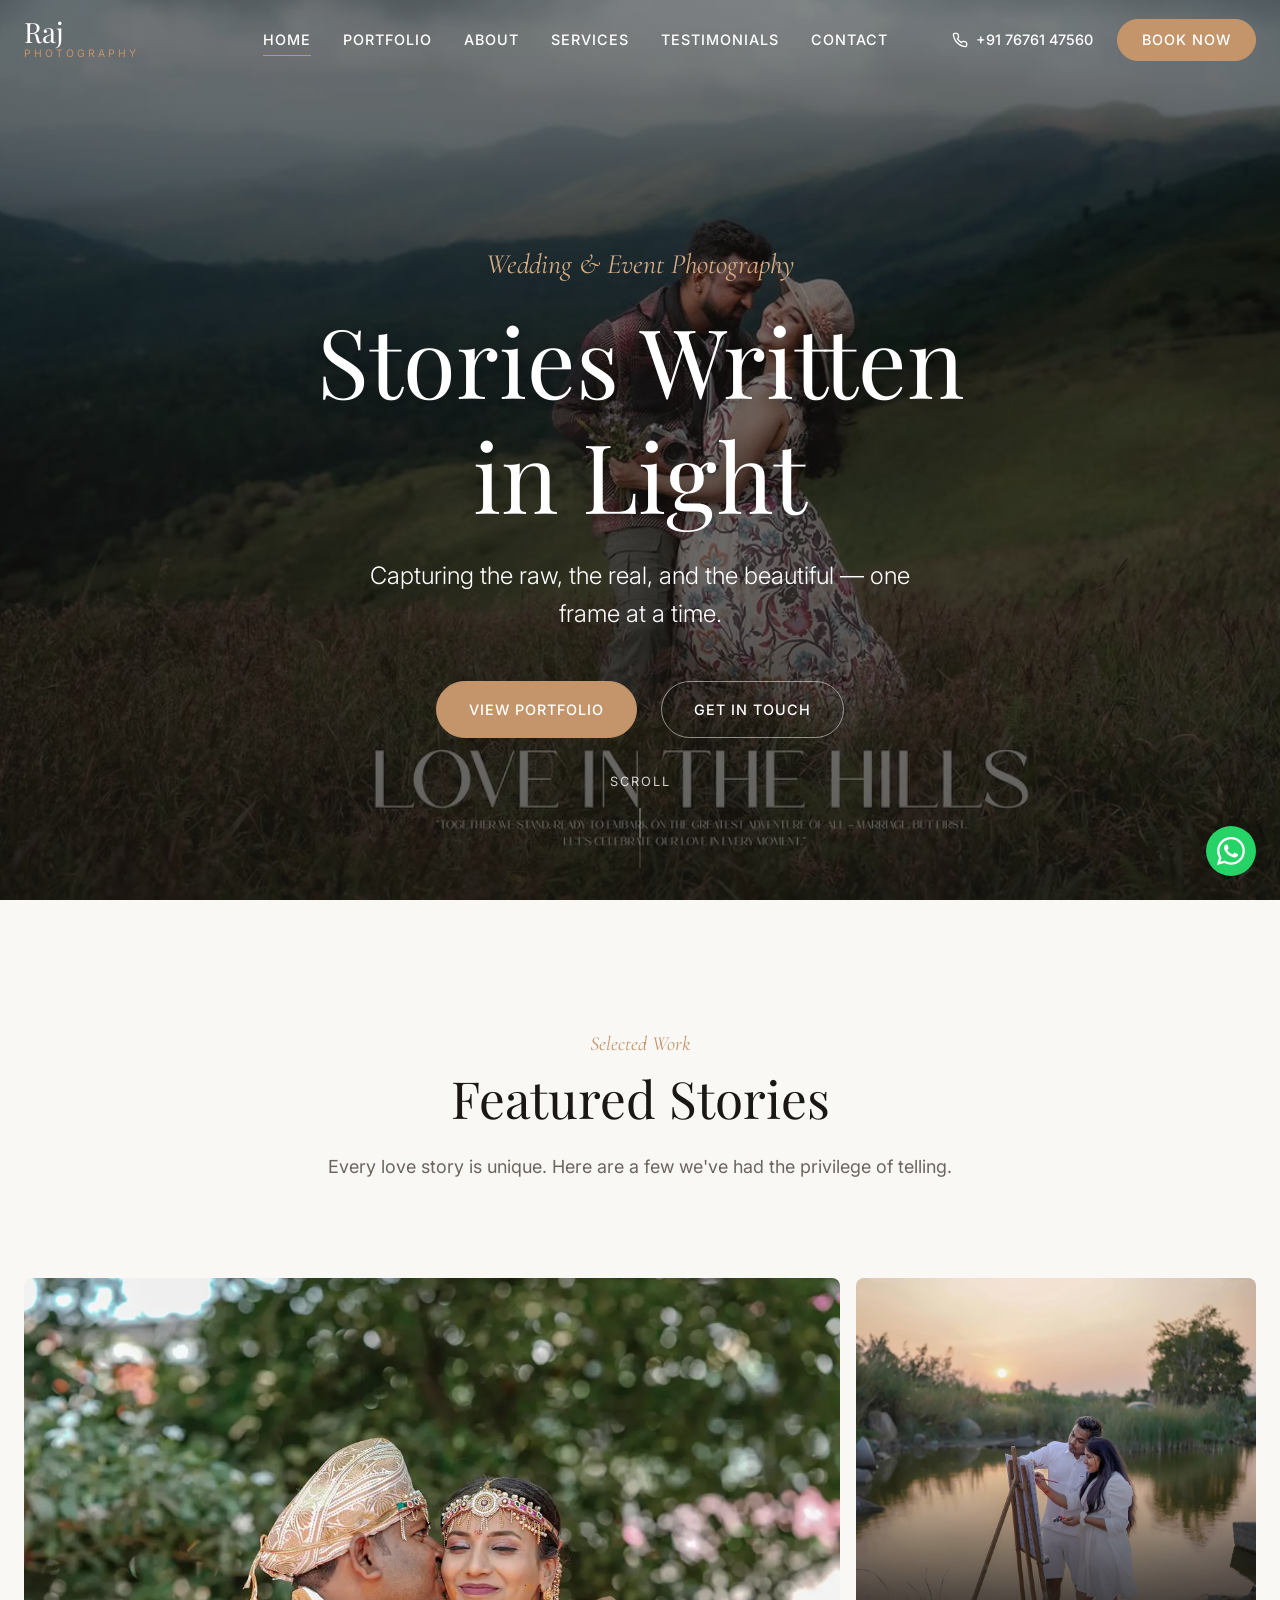
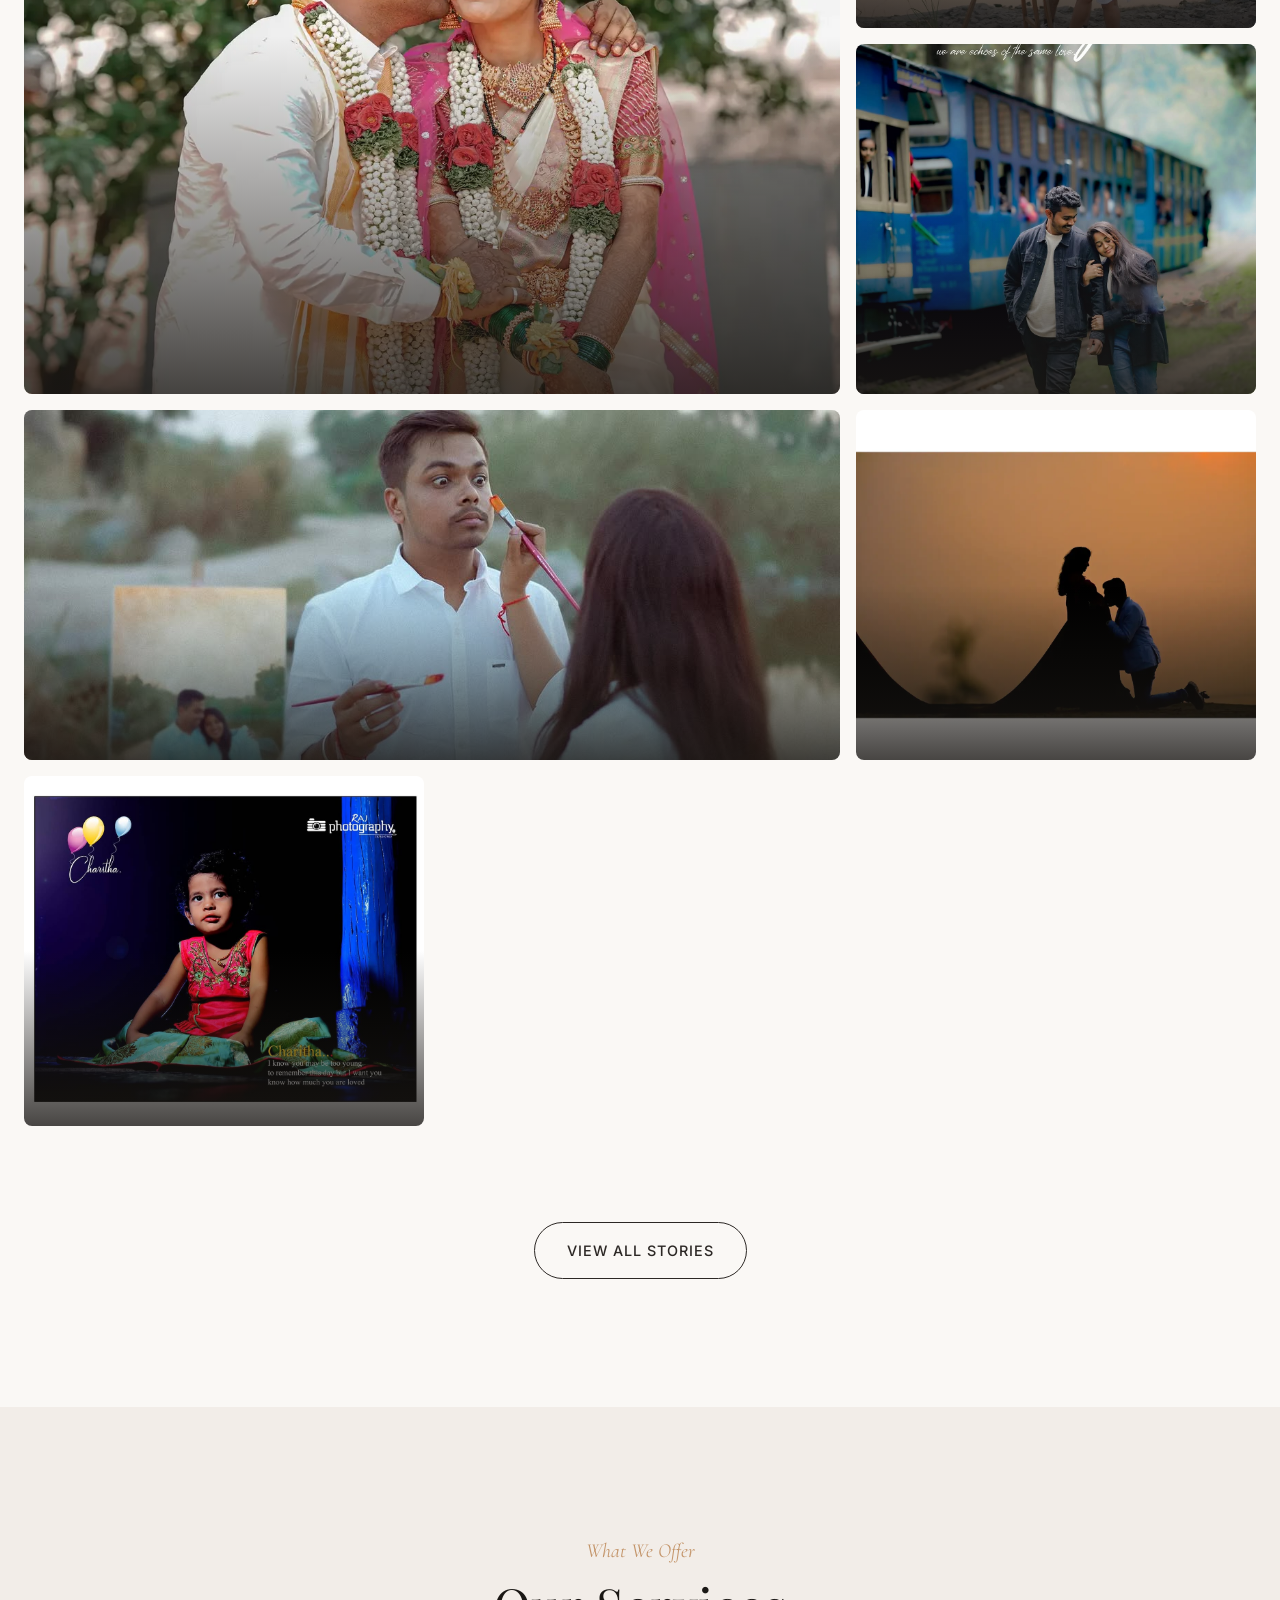
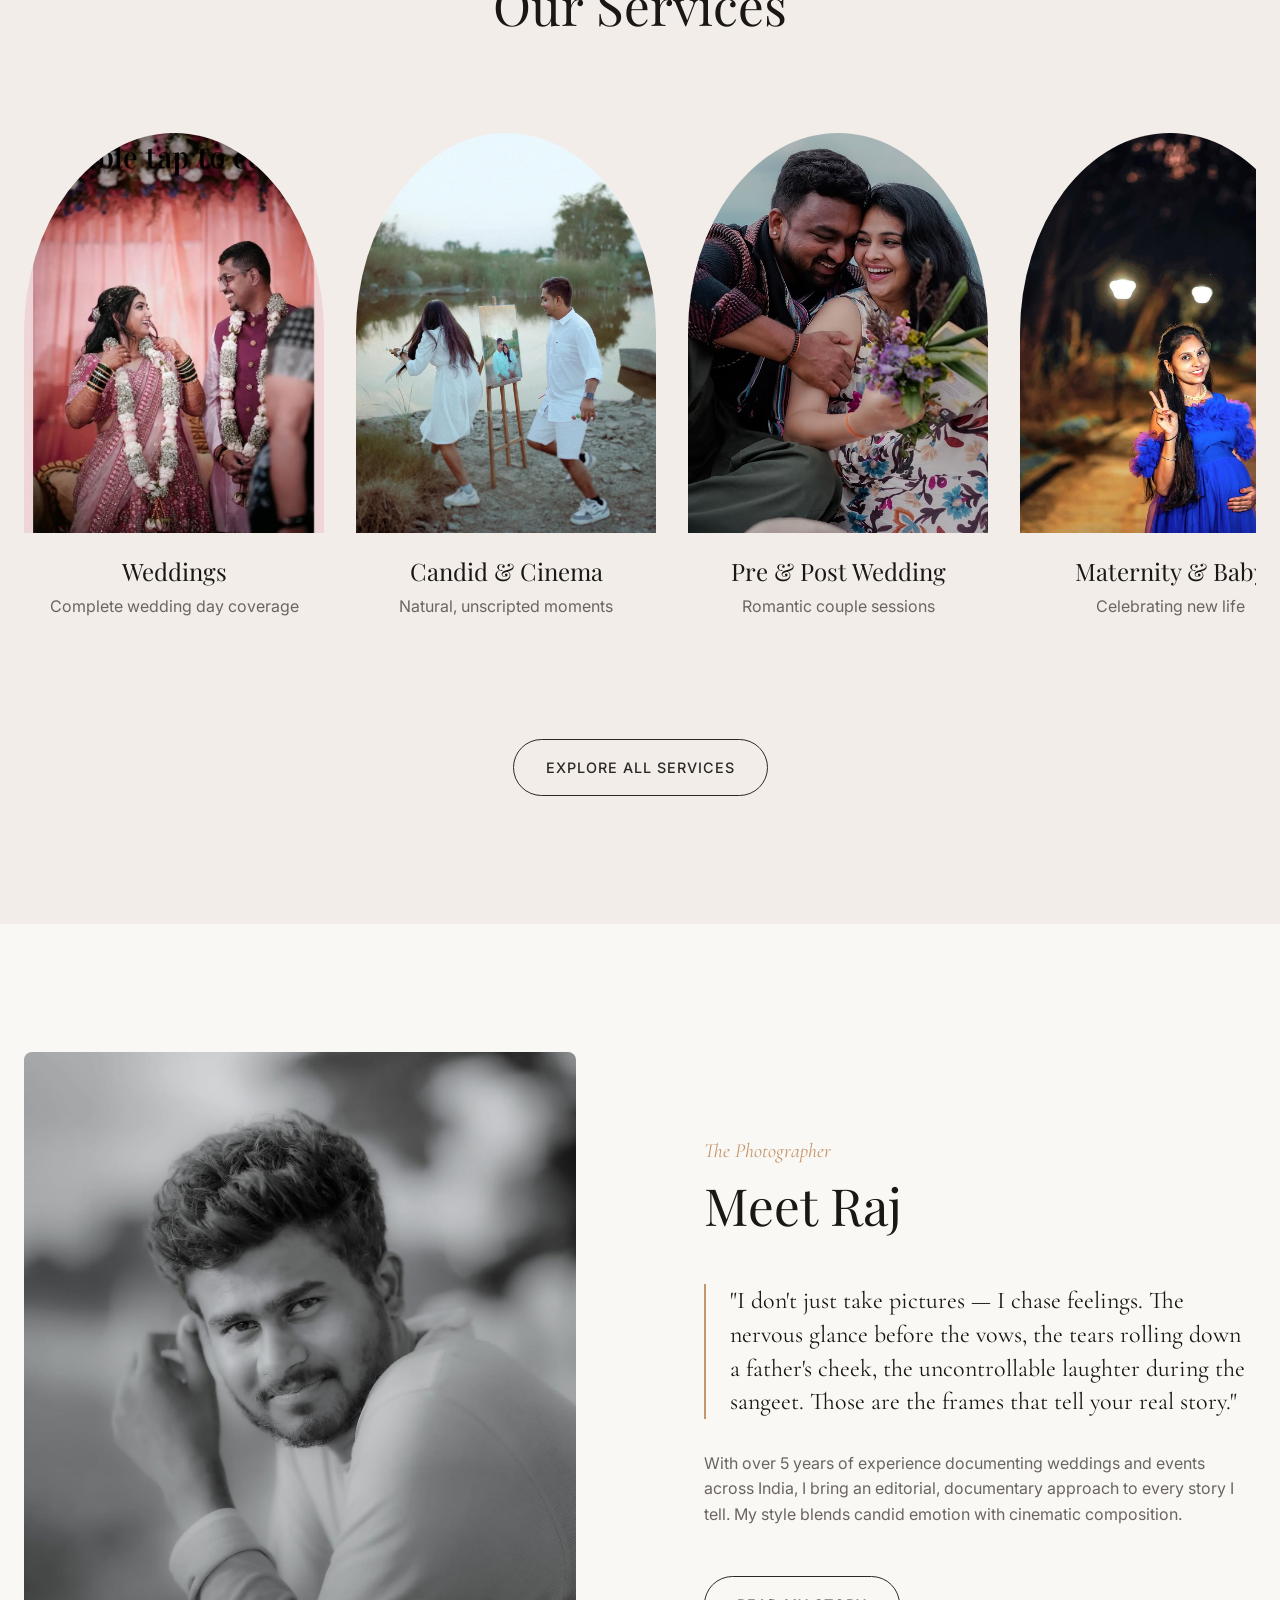
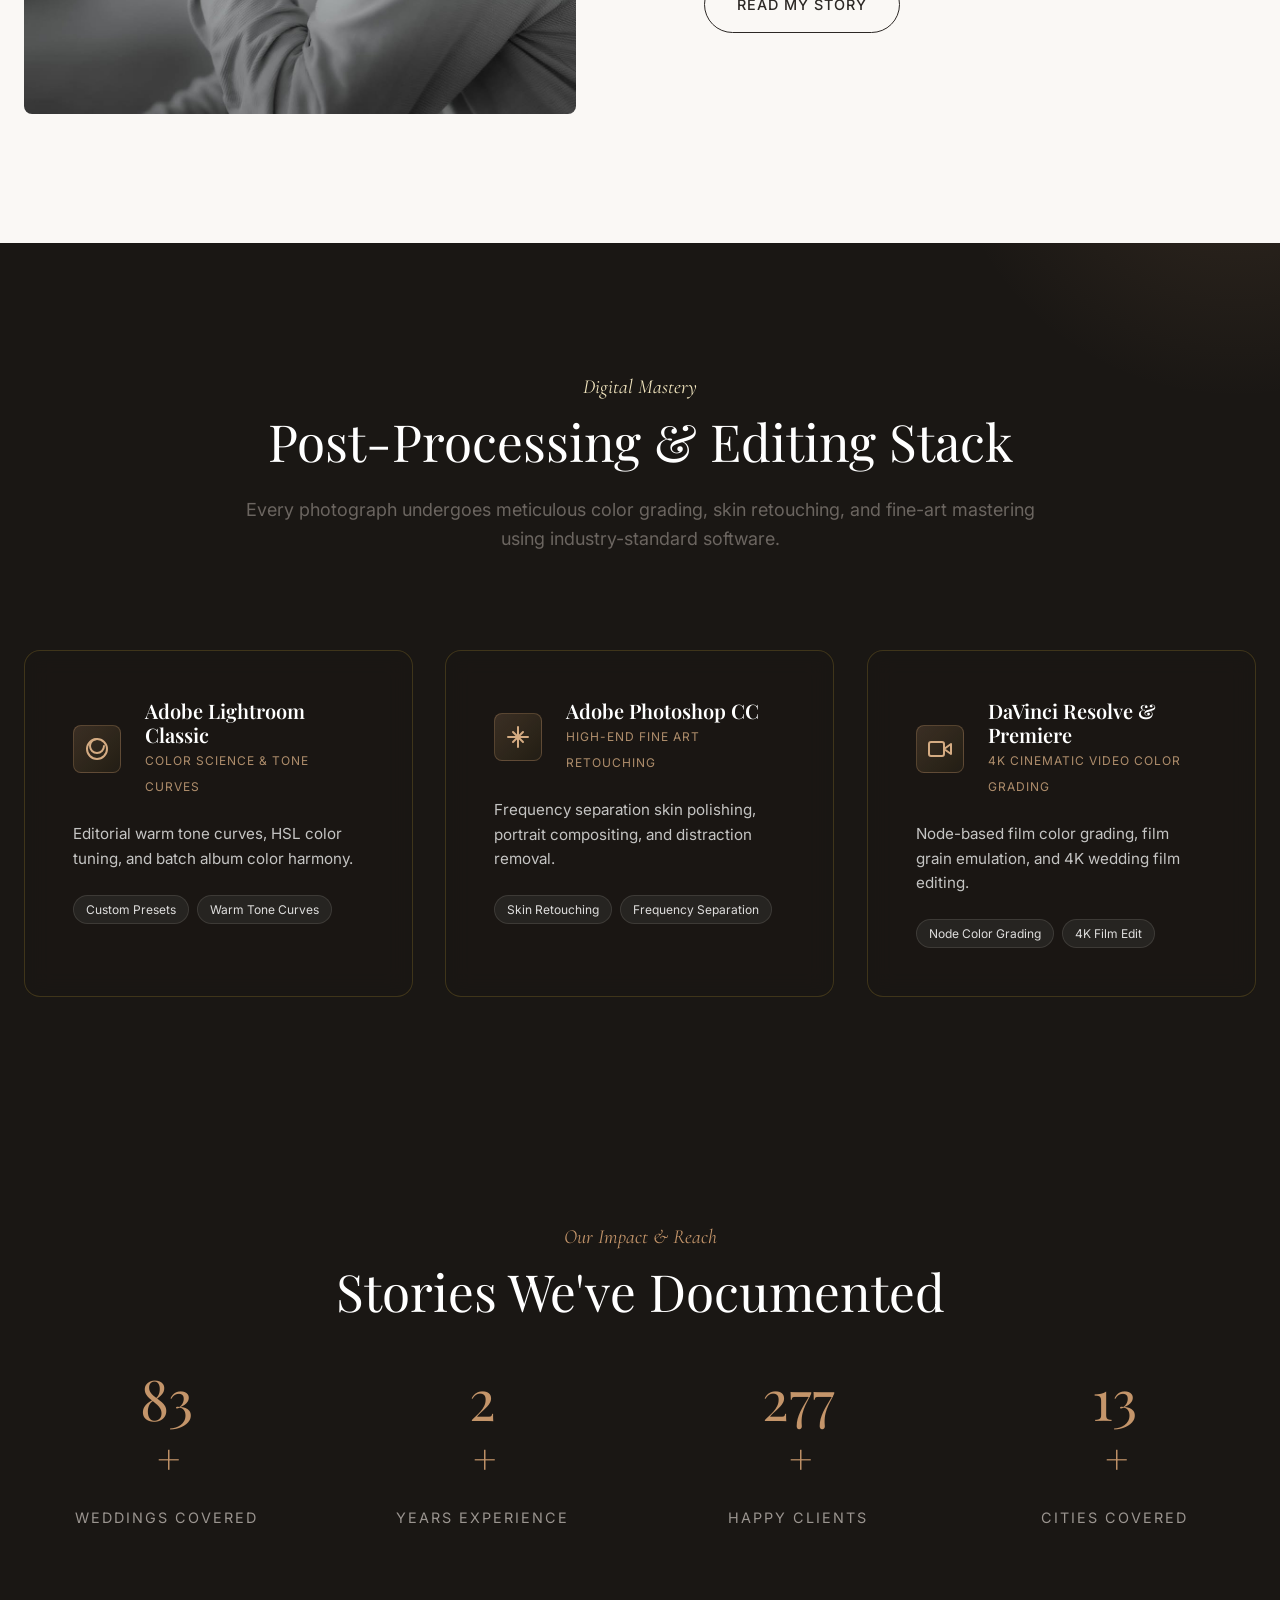
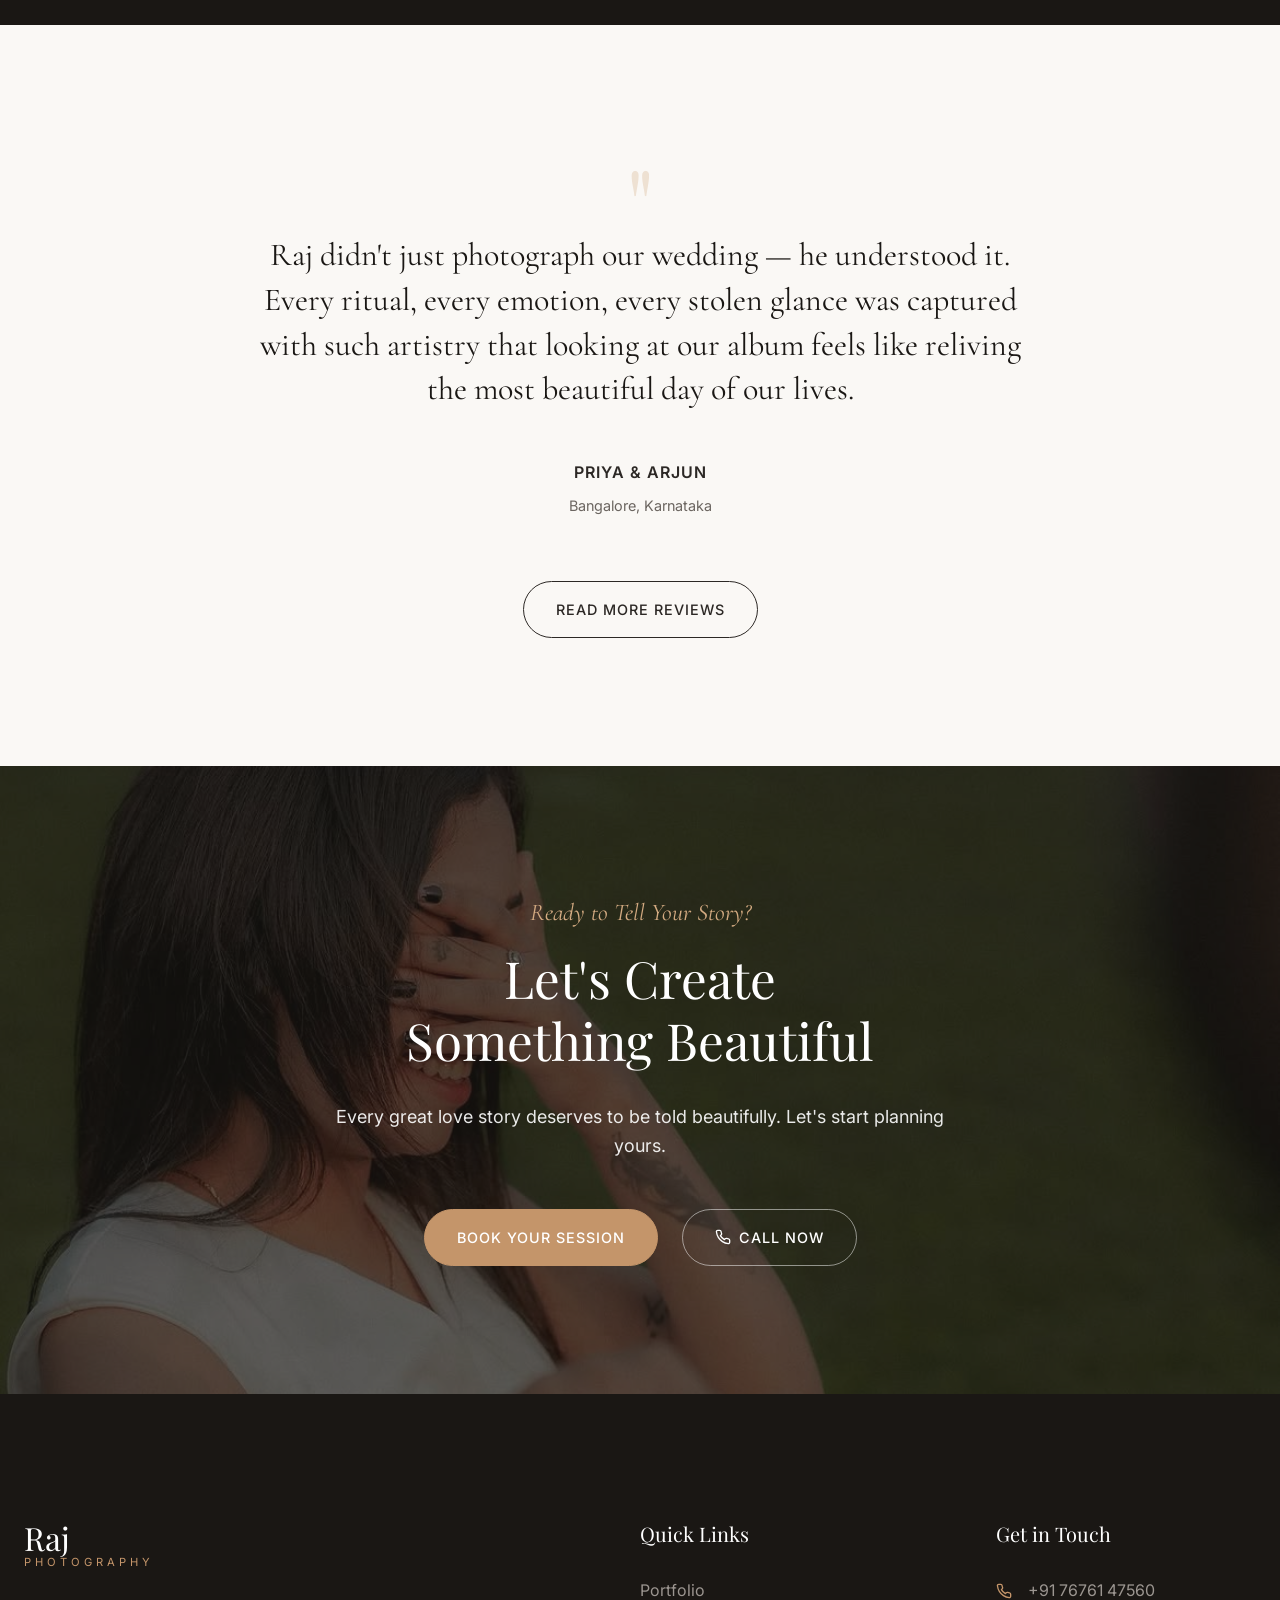
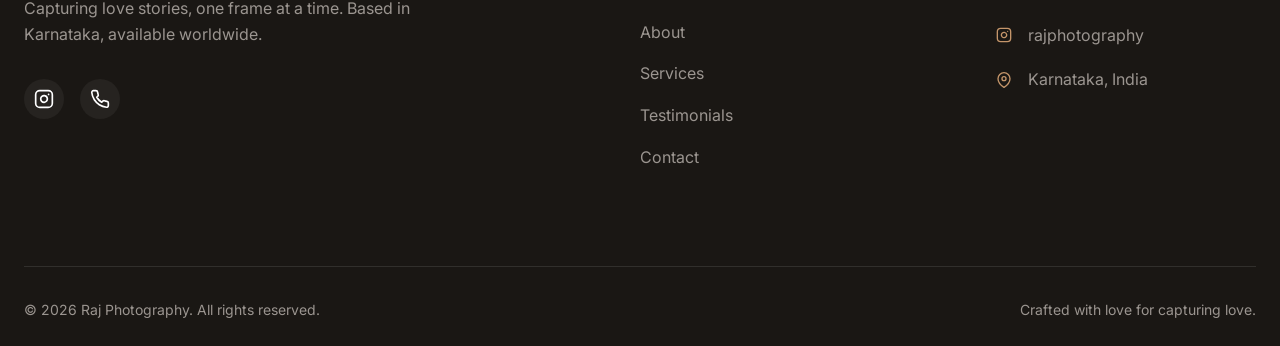
<file: index.html>
<!DOCTYPE html>
<html lang="en">

<head>
    <meta charset="UTF-8">
    <meta name="viewport" content="width=device-width, initial-scale=1.0">
    <meta name="description"
        content="Raj Photography — Premium wedding & event photography. Candid moments, cinematic stories, timeless memories. Based in Karnataka, India.">
    <title>Raj Photography — Wedding & Event Photography</title>
    <link rel="icon" href="favicon.ico" type="image/x-icon">
    <link rel="preconnect" href="https://fonts.googleapis.com">
    <link rel="preconnect" href="https://fonts.gstatic.com" crossorigin>
    <link
        href="https://fonts.googleapis.com/css2?family=Playfair+Display:ital,wght@0,400;0,500;0,600;0,700;0,800;1,400;1,500;1,600;1,700&family=Inter:wght@300;400;500;600&family=Cormorant+Garamond:ital,wght@0,400;0,500;0,600;1,400;1,500;1,600&display=swap"
        rel="stylesheet">
    <link rel="stylesheet" href="css/variables.css">
    <link rel="stylesheet" href="css/global.css">
    <link rel="stylesheet" href="css/navbar.css">
    <link rel="stylesheet" href="css/home.css">
</head>

<body>

    <!-- ========== NAVBAR ========== -->
    <header class="navbar" id="navbar">
        <div class="navbar__inner container">
            <a href="index.html" class="navbar__logo" aria-label="Raj Photography Home">
                <span class="navbar__logo-text">Raj</span>
                <span class="navbar__logo-sub">Photography</span>
            </a>
            <nav class="navbar__nav" id="navMenu" aria-label="Main navigation">
                <ul class="navbar__links">
                    <li><a href="index.html" class="navbar__link active">Home</a></li>
                    <li><a href="portfolio.html" class="navbar__link">Portfolio</a></li>
                    <li><a href="about.html" class="navbar__link">About</a></li>
                    <li><a href="services.html" class="navbar__link">Services</a></li>
                    <li><a href="testimonials.html" class="navbar__link">Testimonials</a></li>
                    <li><a href="contact.html" class="navbar__link">Contact</a></li>
                </ul>
                <div class="navbar__actions">
                    <a href="tel:+917676147560" class="navbar__phone" aria-label="Call us">
                        <svg width="16" height="16" viewBox="0 0 24 24" fill="none" stroke="currentColor"
                            stroke-width="2" stroke-linecap="round" stroke-linejoin="round">
                            <path
                                d="M22 16.92v3a2 2 0 0 1-2.18 2 19.79 19.79 0 0 1-8.63-3.07 19.5 19.5 0 0 1-6-6 19.79 19.79 0 0 1-3.07-8.67A2 2 0 0 1 4.11 2h3a2 2 0 0 1 2 1.72 12.84 12.84 0 0 0 .7 2.81 2 2 0 0 1-.45 2.11L8.09 9.91a16 16 0 0 0 6 6l1.27-1.27a2 2 0 0 1 2.11-.45 12.84 12.84 0 0 0 2.81.7A2 2 0 0 1 22 16.92z">
                            </path>
                        </svg>
                        <span>+91 76761 47560</span>
                    </a>
                    <a href="contact.html" class="btn btn-primary navbar__cta">Book Now</a>
                </div>
            </nav>
            <button class="navbar__hamburger" id="navToggle" aria-label="Toggle navigation menu" aria-expanded="false">
                <span class="navbar__hamburger-line"></span>
                <span class="navbar__hamburger-line"></span>
                <span class="navbar__hamburger-line"></span>
            </button>
        </div>
    </header>

    <main>
        <!-- ========== HERO SECTION ========== -->
        <section class="hero" id="hero">
            <div class="hero__slider">
                <div class="hero__slide active">
                    <img src="assets/images/hero/hero-01.jpg"
                        alt="Couple embracing in the misty hills — pre-wedding photography by Raj Photography"
                        class="hero__image" loading="eager">
                </div>
                <div class="hero__slide">
                    <img src="assets/images/hero/hero-02.jpg"
                        alt="Happy couple walking with their dog through lush green fields — candid photography by Raj Photography"
                        class="hero__image" loading="eager">
                </div>
            </div>
            <div class="hero__overlay"></div>
            <div class="hero__content container">
                <p class="hero__subtitle reveal" data-reveal="fade-up">Wedding & Event Photography</p>
                <h1 class="hero__title reveal" data-reveal="fade-up" data-delay="100">Stories Written<br>in Light</h1>
                <p class="hero__tagline reveal" data-reveal="fade-up" data-delay="200">Capturing the raw, the real, and
                    the beautiful — one frame at a time.</p>
                <div class="hero__cta reveal" data-reveal="fade-up" data-delay="300">
                    <a href="portfolio.html" class="btn btn-primary">View Portfolio</a>
                    <a href="contact.html" class="btn btn-outline">Get in Touch</a>
                </div>
            </div>
            <div class="hero__scroll-indicator" aria-hidden="true">
                <span>Scroll</span>
                <div class="hero__scroll-line"></div>
            </div>
        </section>

        <!-- ========== FEATURED WORK ========== -->
        <section class="featured section-padding" id="featured">
            <div class="container">
                <div class="section-header reveal" data-reveal="fade-up">
                    <p class="section-subtitle">Selected Work</p>
                    <h2>Featured Stories</h2>
                    <p class="section-desc">Every love story is unique. Here are a few we've had the privilege of
                        telling.</p>
                </div>
                <div class="featured__grid">
                    <a href="portfolio.html" class="featured__item featured__item--large reveal" data-reveal="fade-up">
                        <div class="featured__image-wrap">
                            <img src="assets/images/services/weddings/02.webp"
                                alt="Traditional Indian wedding ceremony — captured by Raj Photography" loading="lazy">
                        </div>
                        <div class="featured__overlay">
                            <span class="featured__tag">Wedding</span>
                            <h3 class="featured__name">Sacred Bonds</h3>
                        </div>
                    </a>
                    <a href="portfolio.html" class="featured__item reveal" data-reveal="fade-up" data-delay="100">
                        <div class="featured__image-wrap">
                            <img src="assets/images/services/candid-cinematography/01.jpg"
                                alt="Couple painting by the riverside at sunset — candid photography" loading="lazy">
                        </div>
                        <div class="featured__overlay">
                            <span class="featured__tag">Candid</span>
                            <h3 class="featured__name">Golden Hour</h3>
                        </div>
                    </a>
                    <a href="portfolio.html" class="featured__item reveal" data-reveal="fade-up" data-delay="200">
                        <div class="featured__image-wrap">
                            <img src="assets/images/services/pre-post-wedding/01.jpg"
                                alt="Couple walking by Ooty toy train — pre-wedding shoot" loading="lazy">
                        </div>
                        <div class="featured__overlay">
                            <span class="featured__tag">Pre-Wedding</span>
                            <h3 class="featured__name">Ooty Trails</h3>
                        </div>
                    </a>
                    <a href="portfolio.html" class="featured__item featured__item--wide reveal" data-reveal="fade-up"
                        data-delay="100">
                        <div class="featured__image-wrap">
                            <img src="assets/images/services/candid-cinematography/05.jpg"
                                alt="Candid couple moment — cinematic photography" loading="lazy">
                        </div>
                        <div class="featured__overlay">
                            <span class="featured__tag">Cinematography</span>
                            <h3 class="featured__name">Unscripted Love</h3>
                        </div>
                    </a>
                    <a href="portfolio.html" class="featured__item reveal" data-reveal="fade-up" data-delay="200">
                        <div class="featured__image-wrap">
                            <img src="assets/images/services/maternity-babyshower/01.webp"
                                alt="Beautiful maternity silhouette at sunset — maternity photography" loading="lazy">
                        </div>
                        <div class="featured__overlay">
                            <span class="featured__tag">Maternity</span>
                            <h3 class="featured__name">New Beginnings</h3>
                        </div>
                    </a>
                    <a href="portfolio.html" class="featured__item reveal" data-reveal="fade-up" data-delay="300">
                        <div class="featured__image-wrap">
                            <img src="assets/images/services/baby-shoots/01.jpg"
                                alt="Adorable baby portrait in traditional outfit — baby photography" loading="lazy">
                        </div>
                        <div class="featured__overlay">
                            <span class="featured__tag">Baby Shoot</span>
                            <h3 class="featured__name">Little Wonders</h3>
                        </div>
                    </a>
                </div>
                <div class="featured__more reveal" data-reveal="fade-up">
                    <a href="portfolio.html" class="btn btn-outline">View All Stories</a>
                </div>
            </div>
        </section>

        <!-- ========== SERVICES PREVIEW ========== -->
        <section class="services-preview section-padding" id="services-preview">
            <div class="container">
                <div class="section-header reveal" data-reveal="fade-up">
                    <p class="section-subtitle">What We Offer</p>
                    <h2>Our Services</h2>
                </div>
                <div class="services-preview__scroll">
                    <a href="services.html" class="services-preview__card reveal" data-reveal="fade-up">
                        <div class="services-preview__image">
                            <img src="assets/images/services/weddings/03.webp" alt="Wedding photography service"
                                loading="lazy">
                        </div>
                        <h3>Weddings</h3>
                        <p>Complete wedding day coverage</p>
                    </a>
                    <a href="services.html" class="services-preview__card reveal" data-reveal="fade-up"
                        data-delay="100">
                        <div class="services-preview__image">
                            <img src="assets/images/services/candid-cinematography/03.jpg"
                                alt="Candid photography service" loading="lazy">
                        </div>
                        <h3>Candid & Cinema</h3>
                        <p>Natural, unscripted moments</p>
                    </a>
                    <a href="services.html" class="services-preview__card reveal" data-reveal="fade-up"
                        data-delay="200">
                        <div class="services-preview__image">
                            <img src="assets/images/services/pre-post-wedding/03.jpg"
                                alt="Pre-wedding photography service" loading="lazy">
                        </div>
                        <h3>Pre & Post Wedding</h3>
                        <p>Romantic couple sessions</p>
                    </a>
                    <a href="services.html" class="services-preview__card reveal" data-reveal="fade-up"
                        data-delay="300">
                        <div class="services-preview__image">
                            <img src="assets/images/services/maternity-babyshower/03.jpg"
                                alt="Maternity photography service" loading="lazy">
                        </div>
                        <h3>Maternity & Baby</h3>
                        <p>Celebrating new life</p>
                    </a>
                </div>
                <div class="services-preview__more reveal" data-reveal="fade-up">
                    <a href="services.html" class="btn btn-outline">Explore All Services</a>
                </div>
            </div>
        </section>

        <!-- ========== ABOUT PREVIEW ========== -->
        <section class="about-preview section-padding" id="about-preview">
            <div class="container">
                <div class="about-preview__grid">
                    <div class="about-preview__image reveal" data-reveal="fade-right">
                        <img src="assets/images/about/01.jpg" alt="Raj — Wedding & Event Photographer" loading="lazy">
                    </div>
                    <div class="about-preview__content reveal" data-reveal="fade-left" data-delay="200">
                        <p class="section-subtitle">The Photographer</p>
                        <h2>Meet Raj</h2>
                        <blockquote class="about-preview__quote">
                            "I don't just take pictures — I chase feelings. The nervous glance before the vows, the
                            tears rolling down a father's cheek, the uncontrollable laughter during the sangeet. Those
                            are the frames that tell your real story."
                        </blockquote>
                        <p class="about-preview__text">With over 5 years of experience documenting weddings and events
                            across India, I bring an editorial, documentary approach to every story I tell. My style
                            blends candid emotion with cinematic composition.</p>
                        <a href="about.html" class="btn btn-outline">Read My Story</a>
                    </div>
                </div>
            </div>
        </section>

        <!-- ========== DIGITAL TOOLKIT & SOFTWARE BANNER ========== -->
        <section class="software-stack section-padding" id="tools-highlight">
            <div class="container">
                <div class="section-header reveal" data-reveal="fade-up">
                    <p class="section-subtitle">Digital Mastery</p>
                    <h2>Post-Processing & Editing Stack</h2>
                    <p class="section-desc">Every photograph undergoes meticulous color grading, skin retouching, and fine-art mastering using industry-standard software.</p>
                </div>
                <div class="software-grid">
                    <div class="software-card reveal" data-reveal="fade-up">
                        <div class="software-card__header">
                            <div class="software-card__icon">
                                <svg width="24" height="24" viewBox="0 0 24 24" fill="none" stroke="currentColor" stroke-width="2" stroke-linecap="round" stroke-linejoin="round"><circle cx="12" cy="12" r="10"></circle><path d="M12 2a7 7 0 1 0 7 7"></path></svg>
                            </div>
                            <div>
                                <h3 class="software-card__title">Adobe Lightroom Classic</h3>
                                <span class="software-card__tag">Color Science & Tone Curves</span>
                            </div>
                        </div>
                        <p class="software-card__desc">Editorial warm tone curves, HSL color tuning, and batch album color harmony.</p>
                        <div class="software-card__features">
                            <span class="software-badge">Custom Presets</span>
                            <span class="software-badge">Warm Tone Curves</span>
                        </div>
                    </div>

                    <div class="software-card reveal" data-reveal="fade-up" data-delay="100">
                        <div class="software-card__header">
                            <div class="software-card__icon">
                                <svg width="24" height="24" viewBox="0 0 24 24" fill="none" stroke="currentColor" stroke-width="2" stroke-linecap="round" stroke-linejoin="round"><path d="M12 2v20M2 12h20M7 7l10 10M7 17L17 7"></path></svg>
                            </div>
                            <div>
                                <h3 class="software-card__title">Adobe Photoshop CC</h3>
                                <span class="software-card__tag">High-End Fine Art Retouching</span>
                            </div>
                        </div>
                        <p class="software-card__desc">Frequency separation skin polishing, portrait compositing, and distraction removal.</p>
                        <div class="software-card__features">
                            <span class="software-badge">Skin Retouching</span>
                            <span class="software-badge">Frequency Separation</span>
                        </div>
                    </div>

                    <div class="software-card reveal" data-reveal="fade-up" data-delay="200">
                        <div class="software-card__header">
                            <div class="software-card__icon">
                                <svg width="24" height="24" viewBox="0 0 24 24" fill="none" stroke="currentColor" stroke-width="2" stroke-linecap="round" stroke-linejoin="round"><polygon points="23 7 16 12 23 17 23 7"></polygon><rect x="1" y="5" width="15" height="14" rx="2" ry="2"></rect></svg>
                            </div>
                            <div>
                                <h3 class="software-card__title">DaVinci Resolve & Premiere</h3>
                                <span class="software-card__tag">4K Cinematic Video Color Grading</span>
                            </div>
                        </div>
                        <p class="software-card__desc">Node-based film color grading, film grain emulation, and 4K wedding film editing.</p>
                        <div class="software-card__features">
                            <span class="software-badge">Node Color Grading</span>
                            <span class="software-badge">4K Film Edit</span>
                        </div>
                    </div>
                </div>
            </div>
        </section>

        <!-- ========== STATS COUNTER ========== -->
        <section class="stats" id="stats">
            <div class="container">
                <div class="section-header reveal" data-reveal="fade-up" style="margin-bottom: var(--space-xl);">
                    <p class="section-subtitle">Our Impact & Reach</p>
                    <h2 style="color: var(--color-white);">Stories We've Documented</h2>
                </div>
                <div class="stats__grid">
                    <div class="stats__item reveal" data-reveal="fade-up">
                        <span class="stats__number" data-target="150">0</span><span class="stats__plus">+</span>
                        <span class="stats__label">Weddings Covered</span>
                    </div>
                    <div class="stats__item reveal" data-reveal="fade-up" data-delay="100">
                        <span class="stats__number" data-target="5">0</span><span class="stats__plus">+</span>
                        <span class="stats__label">Years Experience</span>
                    </div>
                    <div class="stats__item reveal" data-reveal="fade-up" data-delay="200">
                        <span class="stats__number" data-target="500">0</span><span class="stats__plus">+</span>
                        <span class="stats__label">Happy Clients</span>
                    </div>
                    <div class="stats__item reveal" data-reveal="fade-up" data-delay="300">
                        <span class="stats__number" data-target="25">0</span><span class="stats__plus">+</span>
                        <span class="stats__label">Cities Covered</span>
                    </div>
                </div>
            </div>
        </section>

        <!-- ========== TESTIMONIAL PREVIEW ========== -->
        <section class="testimonial-preview section-padding" id="testimonial-preview">
            <div class="container">
                <div class="testimonial-preview__inner reveal" data-reveal="fade-up">
                    <div class="testimonial-preview__quote-mark" aria-hidden="true">"</div>
                    <blockquote class="testimonial-preview__quote">
                        Raj didn't just photograph our wedding — he understood it. Every ritual, every emotion, every
                        stolen glance was captured with such artistry that looking at our album feels like reliving the
                        most beautiful day of our lives.
                    </blockquote>
                    <div class="testimonial-preview__attribution">
                        <span class="testimonial-preview__name">Priya & Arjun</span>
                        <span class="testimonial-preview__location">Bangalore, Karnataka</span>
                    </div>
                    <a href="testimonials.html" class="btn btn-outline testimonial-preview__cta">Read More Reviews</a>
                </div>
            </div>
        </section>



        <!-- ========== CTA BANNER ========== -->
        <section class="cta-banner" id="cta-banner">
            <img src="assets/images/services/candid-cinematography/09.jpg"
                alt="Romantic couple moment — book your session with Raj Photography" class="cta-banner__bg"
                loading="lazy">
            <div class="cta-banner__overlay"></div>
            <div class="cta-banner__content container reveal" data-reveal="fade-up">
                <p class="cta-banner__subtitle">Ready to Tell Your Story?</p>
                <h2 class="cta-banner__title">Let's Create<br>Something Beautiful</h2>
                <p class="cta-banner__text">Every great love story deserves to be told beautifully. Let's start planning
                    yours.</p>
                <div class="cta-banner__actions">
                    <a href="contact.html" class="btn btn-primary">Book Your Session</a>
                    <a href="tel:+917676147560" class="btn btn-outline cta-banner__phone">
                        <svg width="16" height="16" viewBox="0 0 24 24" fill="none" stroke="currentColor"
                            stroke-width="2" stroke-linecap="round" stroke-linejoin="round">
                            <path
                                d="M22 16.92v3a2 2 0 0 1-2.18 2 19.79 19.79 0 0 1-8.63-3.07 19.5 19.5 0 0 1-6-6 19.79 19.79 0 0 1-3.07-8.67A2 2 0 0 1 4.11 2h3a2 2 0 0 1 2 1.72 12.84 12.84 0 0 0 .7 2.81 2 2 0 0 1-.45 2.11L8.09 9.91a16 16 0 0 0 6 6l1.27-1.27a2 2 0 0 1 2.11-.45 12.84 12.84 0 0 0 2.81.7A2 2 0 0 1 22 16.92z">
                            </path>
                        </svg>
                        Call Now
                    </a>
                </div>
            </div>
        </section>
    </main>

    <!-- ========== FOOTER ========== -->
    <footer class="footer" id="footer">
        <div class="container">
            <div class="footer__grid">
                <div class="footer__brand">
                    <a href="index.html" class="footer__logo">
                        <span class="footer__logo-text">Raj</span>
                        <span class="footer__logo-sub">Photography</span>
                    </a>
                    <p class="footer__tagline">Capturing love stories, one frame at a time. Based in Karnataka,
                        available worldwide.</p>
                    <div class="footer__social">
                        <a href="https://www.instagram.com/raj_photography767/?hl=en" target="_blank" rel="noopener noreferrer"
                            class="footer__social-link" aria-label="Follow us on Instagram">
                            <svg width="20" height="20" viewBox="0 0 24 24" fill="none" stroke="currentColor"
                                stroke-width="2" stroke-linecap="round" stroke-linejoin="round">
                                <rect x="2" y="2" width="20" height="20" rx="5" ry="5"></rect>
                                <path d="M16 11.37A4 4 0 1 1 12.63 8 4 4 0 0 1 16 11.37z"></path>
                                <line x1="17.5" y1="6.5" x2="17.51" y2="6.5"></line>
                            </svg>
                        </a>
                        <a href="tel:+917676147560" class="footer__social-link" aria-label="Call us">
                            <svg width="20" height="20" viewBox="0 0 24 24" fill="none" stroke="currentColor"
                                stroke-width="2" stroke-linecap="round" stroke-linejoin="round">
                                <path
                                    d="M22 16.92v3a2 2 0 0 1-2.18 2 19.79 19.79 0 0 1-8.63-3.07 19.5 19.5 0 0 1-6-6 19.79 19.79 0 0 1-3.07-8.67A2 2 0 0 1 4.11 2h3a2 2 0 0 1 2 1.72 12.84 12.84 0 0 0 .7 2.81 2 2 0 0 1-.45 2.11L8.09 9.91a16 16 0 0 0 6 6l1.27-1.27a2 2 0 0 1 2.11-.45 12.84 12.84 0 0 0 2.81.7A2 2 0 0 1 22 16.92z">
                                </path>
                            </svg>
                        </a>
                    </div>
                </div>
                <div class="footer__links">
                    <h4 class="footer__heading">Quick Links</h4>
                    <ul>
                        <li><a href="portfolio.html">Portfolio</a></li>
                        <li><a href="about.html">About</a></li>
                        <li><a href="services.html">Services</a></li>
                        <li><a href="testimonials.html">Testimonials</a></li>
                        <li><a href="contact.html">Contact</a></li>
                    </ul>
                </div>
                <div class="footer__contact">
                    <h4 class="footer__heading">Get in Touch</h4>
                    <ul>
                        <li>
                            <a href="tel:+917676147560">
                                <svg width="16" height="16" viewBox="0 0 24 24" fill="none" stroke="currentColor"
                                    stroke-width="2" stroke-linecap="round" stroke-linejoin="round">
                                    <path
                                        d="M22 16.92v3a2 2 0 0 1-2.18 2 19.79 19.79 0 0 1-8.63-3.07 19.5 19.5 0 0 1-6-6 19.79 19.79 0 0 1-3.07-8.67A2 2 0 0 1 4.11 2h3a2 2 0 0 1 2 1.72 12.84 12.84 0 0 0 .7 2.81 2 2 0 0 1-.45 2.11L8.09 9.91a16 16 0 0 0 6 6l1.27-1.27a2 2 0 0 1 2.11-.45 12.84 12.84 0 0 0 2.81.7A2 2 0 0 1 22 16.92z">
                                    </path>
                                </svg>
                                +91 76761 47560
                            </a>
                        </li>
                        <li>
                            <a href="https://www.instagram.com/raj_photography767/?hl=en" target="_blank"
                                rel="noopener noreferrer">
                                <svg width="16" height="16" viewBox="0 0 24 24" fill="none" stroke="currentColor"
                                    stroke-width="2" stroke-linecap="round" stroke-linejoin="round">
                                    <rect x="2" y="2" width="20" height="20" rx="5" ry="5"></rect>
                                    <path d="M16 11.37A4 4 0 1 1 12.63 8 4 4 0 0 1 16 11.37z"></path>
                                    <line x1="17.5" y1="6.5" x2="17.51" y2="6.5"></line>
                                </svg>
                                rajphotography
                            </a>
                        </li>
                        <li>
                            <a href="#">
                                <svg width="16" height="16" viewBox="0 0 24 24" fill="none" stroke="currentColor"
                                    stroke-width="2" stroke-linecap="round" stroke-linejoin="round">
                                    <path d="M21 10c0 7-9 13-9 13s-9-6-9-13a9 9 0 0 1 18 0z"></path>
                                    <circle cx="12" cy="10" r="3"></circle>
                                </svg>
                                Karnataka, India
                            </a>
                        </li>
                    </ul>
                </div>
            </div>
            <div class="footer__bottom">
                <p>&copy; 2025 Raj Photography. All rights reserved.</p>
                <p>Crafted with love for capturing love.</p>
            </div>
        </div>
    </footer>

    <!-- Scripts -->
    <script src="js/data/weddings.js"></script>
    <script src="js/data/services.js"></script>
    <script src="js/data/testimonials.js"></script>
    <script src="js/navbar.js"></script>
    <script src="js/scrollReveal.js"></script>
    <script src="js/main.js"></script>
</body>

</html>
</file>
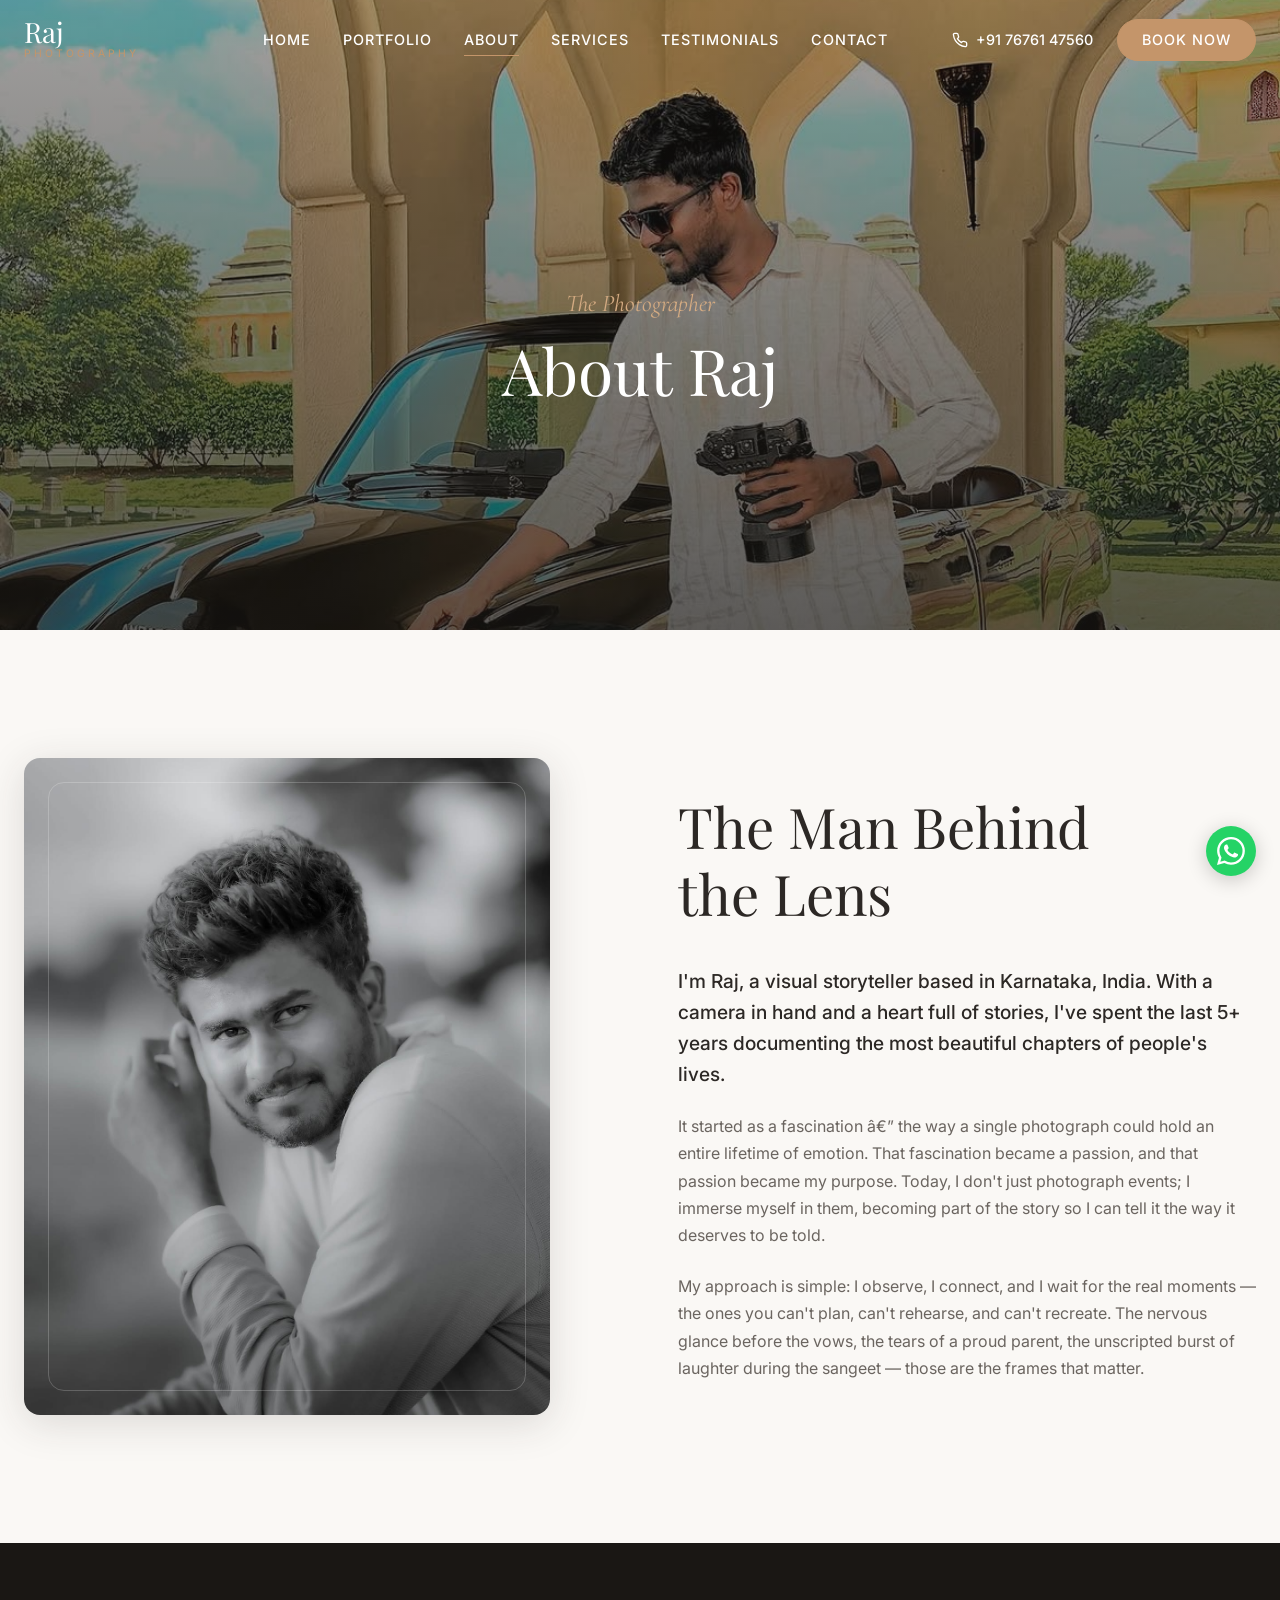
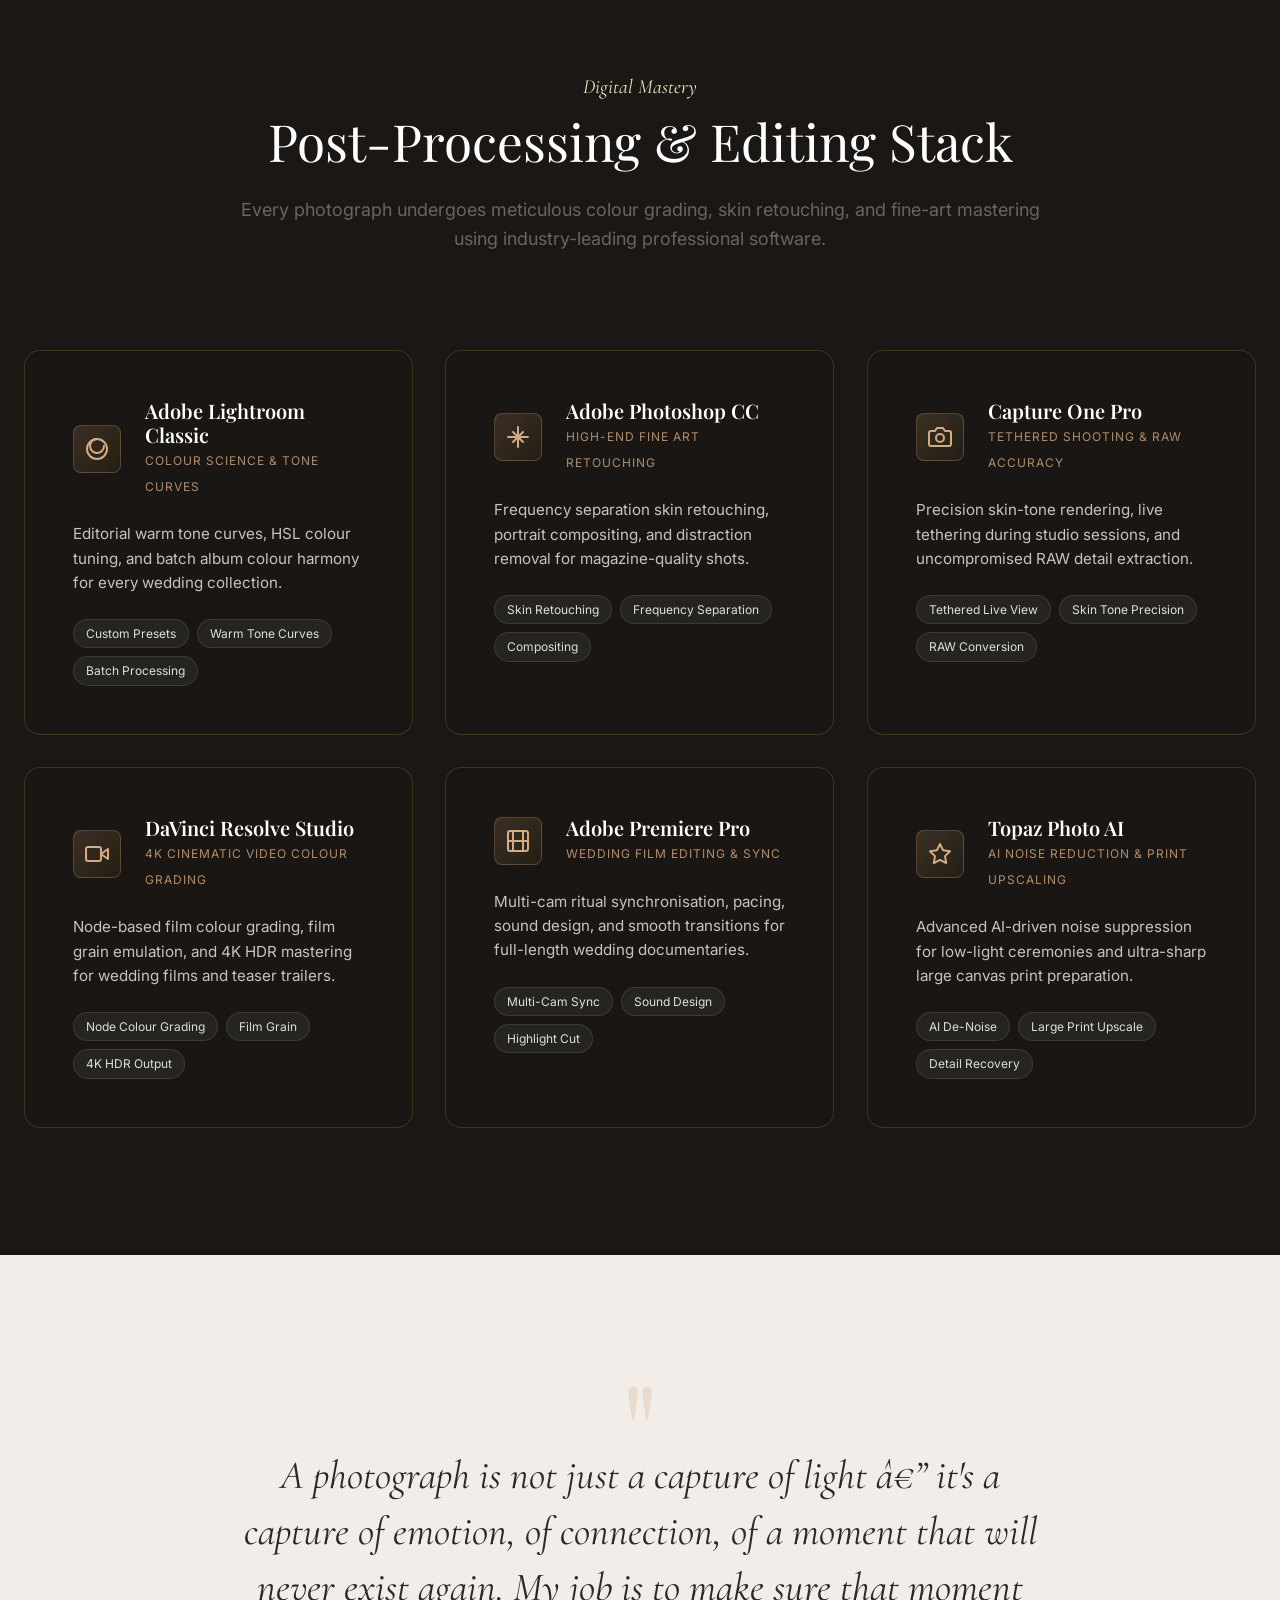
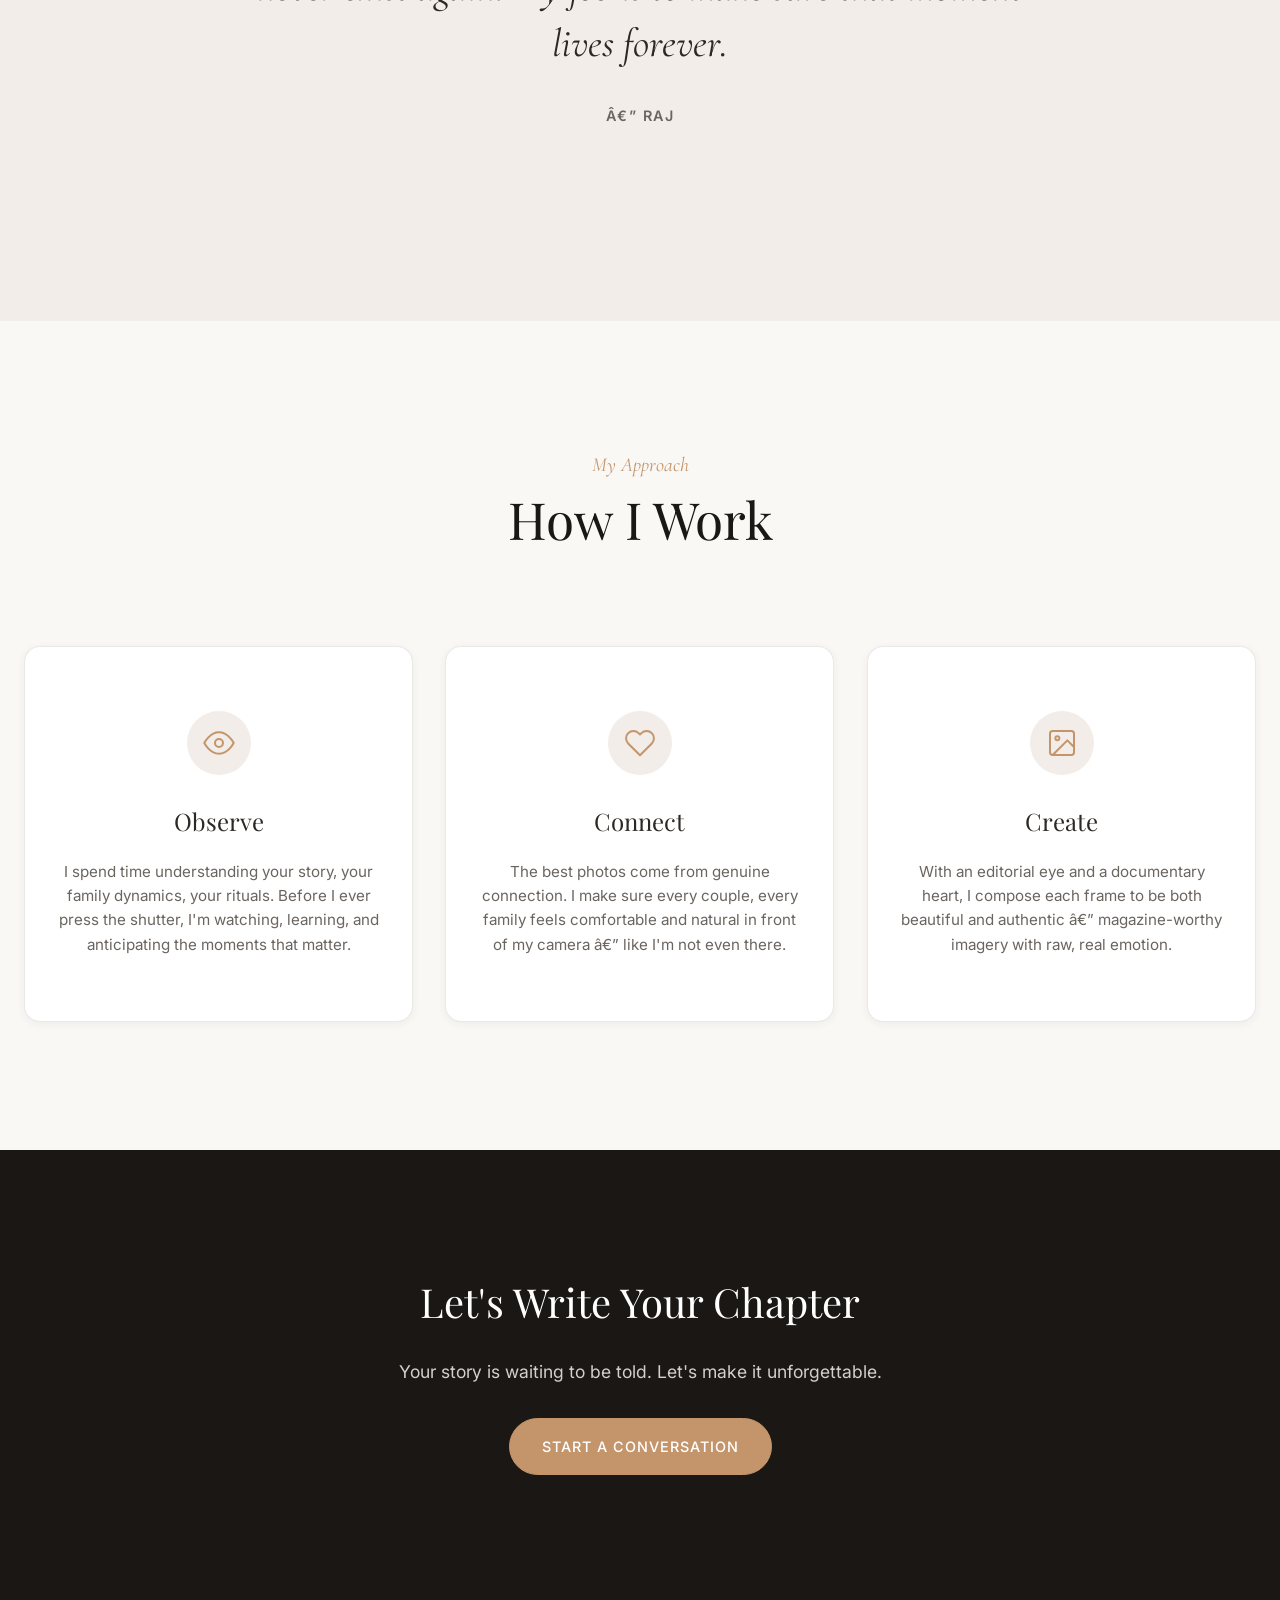
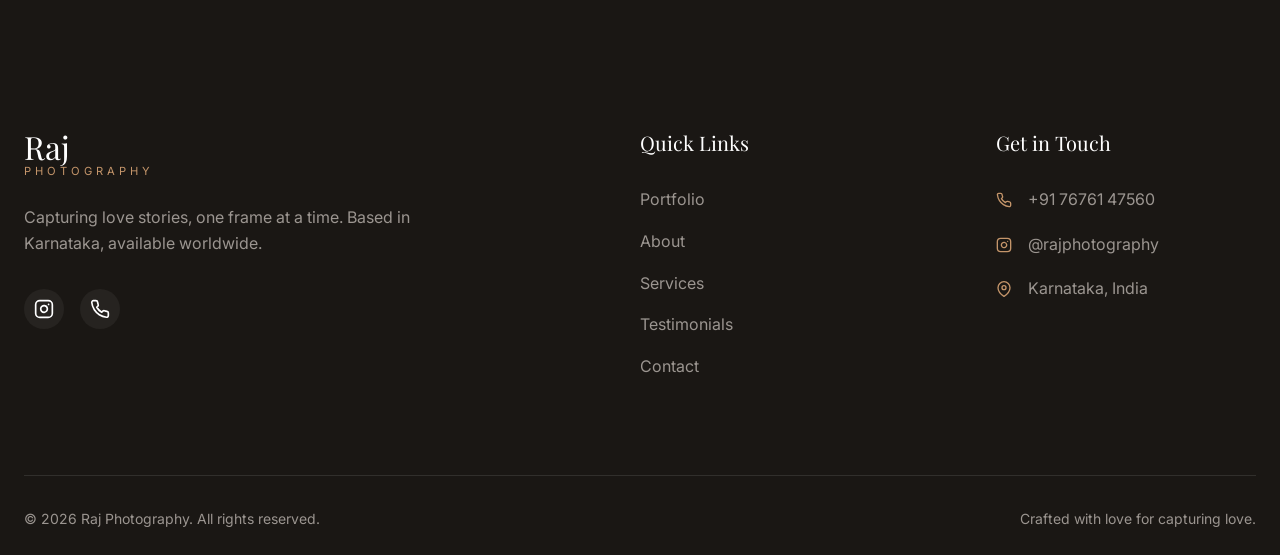
<file: about.html>
<!DOCTYPE html>
<html lang="en">
<head>
    <meta charset="UTF-8">
    <meta name="viewport" content="width=device-width, initial-scale=1.0">
    <meta name="description" content="Meet Raj â€” a passionate wedding & event photographer from Karnataka, India. Telling love stories through candid, documentary-style photography.">
    <title>About Raj â€” Raj Photography</title>
    <link rel="icon" href="favicon.ico" type="image/x-icon">
    <link rel="preconnect" href="https://fonts.googleapis.com">
    <link rel="preconnect" href="https://fonts.gstatic.com" crossorigin>
    <link href="https://fonts.googleapis.com/css2?family=Playfair+Display:ital,wght@0,400;0,500;0,600;0,700;0,800;1,400;1,500;1,600;1,700&family=Inter:wght@300;400;500;600&family=Cormorant+Garamond:ital,wght@0,400;0,500;0,600;1,400;1,500;1,600&display=swap" rel="stylesheet">
    <link rel="stylesheet" href="css/variables.css">
    <link rel="stylesheet" href="css/global.css">
    <link rel="stylesheet" href="css/navbar.css">
    <link rel="stylesheet" href="css/about.css">
</head>
<body>

    <!-- ========== NAVBAR ========== -->
    <header class="navbar" id="navbar">
        <div class="navbar__inner container">
            <a href="index.html" class="navbar__logo" aria-label="Raj Photography Home">
                <span class="navbar__logo-text">Raj</span>
                <span class="navbar__logo-sub">Photography</span>
            </a>
            <nav class="navbar__nav" id="navMenu" aria-label="Main navigation">
                <ul class="navbar__links">
                    <li><a href="index.html" class="navbar__link">Home</a></li>
                    <li><a href="portfolio.html" class="navbar__link">Portfolio</a></li>
                    <li><a href="about.html" class="navbar__link active">About</a></li>
                    <li><a href="services.html" class="navbar__link">Services</a></li>
                    <li><a href="testimonials.html" class="navbar__link">Testimonials</a></li>
                    <li><a href="contact.html" class="navbar__link">Contact</a></li>
                </ul>
                <div class="navbar__actions">
                    <a href="tel:+917676147560" class="navbar__phone" aria-label="Call us">
                        <svg width="16" height="16" viewBox="0 0 24 24" fill="none" stroke="currentColor" stroke-width="2" stroke-linecap="round" stroke-linejoin="round"><path d="M22 16.92v3a2 2 0 0 1-2.18 2 19.79 19.79 0 0 1-8.63-3.07 19.5 19.5 0 0 1-6-6 19.79 19.79 0 0 1-3.07-8.67A2 2 0 0 1 4.11 2h3a2 2 0 0 1 2 1.72 12.84 12.84 0 0 0 .7 2.81 2 2 0 0 1-.45 2.11L8.09 9.91a16 16 0 0 0 6 6l1.27-1.27a2 2 0 0 1 2.11-.45 12.84 12.84 0 0 0 2.81.7A2 2 0 0 1 22 16.92z"></path></svg>
                        <span>+91 76761 47560</span>
                    </a>
                    <a href="contact.html" class="btn btn-primary navbar__cta">Book Now</a>
                </div>
            </nav>
            <button class="navbar__hamburger" id="navToggle" aria-label="Toggle navigation menu" aria-expanded="false">
                <span class="navbar__hamburger-line"></span>
                <span class="navbar__hamburger-line"></span>
                <span class="navbar__hamburger-line"></span>
            </button>
        </div>
    </header>

    <main>
        <!-- ========== PAGE HERO ========== -->
        <section class="page-hero page-hero--about" id="page-hero">
            <div class="page-hero__bg">
                <img src="assets/images/about/02.jpg" alt="Raj â€” photographer with camera at a heritage location" loading="eager" style="object-position: center 25%;">
            </div>
            <div class="page-hero__overlay"></div>
            <div class="page-hero__content container">
                <p class="page-hero__subtitle reveal" data-reveal="fade-up">The Photographer</p>
                <h1 class="page-hero__title reveal" data-reveal="fade-up" data-delay="100">About Raj</h1>
            </div>
        </section>

        <!-- ========== ABOUT INTRO ========== -->
        <section class="about-intro section-padding" id="about-intro">
            <div class="container">
                <div class="about-intro__grid">
                    <div class="about-intro__image reveal" data-reveal="fade-right">
                        <img src="assets/images/about/01.jpg" alt="Raj â€” Wedding & Event Photographer portrait" loading="lazy">
                    </div>
                    <div class="about-intro__content reveal" data-reveal="fade-left" data-delay="200">
                        <h2>The Man Behind<br>the Lens</h2>
                        <p class="about-intro__lead">I'm Raj, a visual storyteller based in Karnataka, India. With a camera in hand and a heart full of stories, I've spent the last 5+ years documenting the most beautiful chapters of people's lives.</p>
                        <p>It started as a fascination â€” the way a single photograph could hold an entire lifetime of emotion. That fascination became a passion, and that passion became my purpose. Today, I don't just photograph events; I immerse myself in them, becoming part of the story so I can tell it the way it deserves to be told.</p>
                        <p>My approach is simple: I observe, I connect, and I wait for the real moments — the ones you can't plan, can't rehearse, and can't recreate. The nervous glance before the vows, the tears of a proud parent, the unscripted burst of laughter during the sangeet — those are the frames that matter.</p>
                    </div>
                </div>
            </div>
        </section>

        <!-- ========== DIGITAL MASTERY ========== -->
        <section class="software-stack section-padding" id="software-stack">
            <div class="container">
                <div class="section-header reveal" data-reveal="fade-up">
                    <p class="section-subtitle">Digital Mastery</p>
                    <h2>Post-Processing &amp; Editing Stack</h2>
                    <p class="section-desc">Every photograph undergoes meticulous colour grading, skin retouching, and fine-art mastering using industry-leading professional software.</p>
                </div>
                <div class="software-grid">
                    <div class="software-card reveal" data-reveal="fade-up">
                        <div class="software-card__header">
                            <div class="software-card__icon">
                                <svg width="24" height="24" viewBox="0 0 24 24" fill="none" stroke="currentColor" stroke-width="2" stroke-linecap="round" stroke-linejoin="round"><circle cx="12" cy="12" r="10"></circle><path d="M12 2a7 7 0 1 0 7 7"></path></svg>
                            </div>
                            <div>
                                <h3 class="software-card__title">Adobe Lightroom Classic</h3>
                                <span class="software-card__tag">Colour Science &amp; Tone Curves</span>
                            </div>
                        </div>
                        <p class="software-card__desc">Editorial warm tone curves, HSL colour tuning, and batch album colour harmony for every wedding collection.</p>
                        <div class="software-card__features">
                            <span class="software-badge">Custom Presets</span>
                            <span class="software-badge">Warm Tone Curves</span>
                            <span class="software-badge">Batch Processing</span>
                        </div>
                    </div>

                    <div class="software-card reveal" data-reveal="fade-up" data-delay="100">
                        <div class="software-card__header">
                            <div class="software-card__icon">
                                <svg width="24" height="24" viewBox="0 0 24 24" fill="none" stroke="currentColor" stroke-width="2" stroke-linecap="round" stroke-linejoin="round"><path d="M12 2v20M2 12h20M7 7l10 10M7 17L17 7"></path></svg>
                            </div>
                            <div>
                                <h3 class="software-card__title">Adobe Photoshop CC</h3>
                                <span class="software-card__tag">High-End Fine Art Retouching</span>
                            </div>
                        </div>
                        <p class="software-card__desc">Frequency separation skin retouching, portrait compositing, and distraction removal for magazine-quality shots.</p>
                        <div class="software-card__features">
                            <span class="software-badge">Skin Retouching</span>
                            <span class="software-badge">Frequency Separation</span>
                            <span class="software-badge">Compositing</span>
                        </div>
                    </div>

                    <div class="software-card reveal" data-reveal="fade-up" data-delay="200">
                        <div class="software-card__header">
                            <div class="software-card__icon">
                                <svg width="24" height="24" viewBox="0 0 24 24" fill="none" stroke="currentColor" stroke-width="2" stroke-linecap="round" stroke-linejoin="round"><path d="M23 19a2 2 0 0 1-2 2H3a2 2 0 0 1-2-2V8a2 2 0 0 1 2-2h4l2-3h6l2 3h4a2 2 0 0 1 2 2z"></path><circle cx="12" cy="13" r="4"></circle></svg>
                            </div>
                            <div>
                                <h3 class="software-card__title">Capture One Pro</h3>
                                <span class="software-card__tag">Tethered Shooting &amp; RAW Accuracy</span>
                            </div>
                        </div>
                        <p class="software-card__desc">Precision skin-tone rendering, live tethering during studio sessions, and uncompromised RAW detail extraction.</p>
                        <div class="software-card__features">
                            <span class="software-badge">Tethered Live View</span>
                            <span class="software-badge">Skin Tone Precision</span>
                            <span class="software-badge">RAW Conversion</span>
                        </div>
                    </div>

                    <div class="software-card reveal" data-reveal="fade-up" data-delay="100">
                        <div class="software-card__header">
                            <div class="software-card__icon">
                                <svg width="24" height="24" viewBox="0 0 24 24" fill="none" stroke="currentColor" stroke-width="2" stroke-linecap="round" stroke-linejoin="round"><polygon points="23 7 16 12 23 17 23 7"></polygon><rect x="1" y="5" width="15" height="14" rx="2" ry="2"></rect></svg>
                            </div>
                            <div>
                                <h3 class="software-card__title">DaVinci Resolve Studio</h3>
                                <span class="software-card__tag">4K Cinematic Video Colour Grading</span>
                            </div>
                        </div>
                        <p class="software-card__desc">Node-based film colour grading, film grain emulation, and 4K HDR mastering for wedding films and teaser trailers.</p>
                        <div class="software-card__features">
                            <span class="software-badge">Node Colour Grading</span>
                            <span class="software-badge">Film Grain</span>
                            <span class="software-badge">4K HDR Output</span>
                        </div>
                    </div>

                    <div class="software-card reveal" data-reveal="fade-up" data-delay="200">
                        <div class="software-card__header">
                            <div class="software-card__icon">
                                <svg width="24" height="24" viewBox="0 0 24 24" fill="none" stroke="currentColor" stroke-width="2" stroke-linecap="round" stroke-linejoin="round"><rect x="2" y="2" width="20" height="20" rx="2.18" ry="2.18"></rect><line x1="7" y1="2" x2="7" y2="22"></line><line x1="17" y1="2" x2="17" y2="22"></line><line x1="2" y1="12" x2="22" y2="12"></line></svg>
                            </div>
                            <div>
                                <h3 class="software-card__title">Adobe Premiere Pro</h3>
                                <span class="software-card__tag">Wedding Film Editing &amp; Sync</span>
                            </div>
                        </div>
                        <p class="software-card__desc">Multi-cam ritual synchronisation, pacing, sound design, and smooth transitions for full-length wedding documentaries.</p>
                        <div class="software-card__features">
                            <span class="software-badge">Multi-Cam Sync</span>
                            <span class="software-badge">Sound Design</span>
                            <span class="software-badge">Highlight Cut</span>
                        </div>
                    </div>

                    <div class="software-card reveal" data-reveal="fade-up" data-delay="300">
                        <div class="software-card__header">
                            <div class="software-card__icon">
                                <svg width="24" height="24" viewBox="0 0 24 24" fill="none" stroke="currentColor" stroke-width="2" stroke-linecap="round" stroke-linejoin="round"><polygon points="12 2 15.09 8.26 22 9.27 17 14.14 18.18 21.02 12 17.77 5.82 21.02 7 14.14 2 9.27 8.91 8.26 12 2"></polygon></svg>
                            </div>
                            <div>
                                <h3 class="software-card__title">Topaz Photo AI</h3>
                                <span class="software-card__tag">AI Noise Reduction &amp; Print Upscaling</span>
                            </div>
                        </div>
                        <p class="software-card__desc">Advanced AI-driven noise suppression for low-light ceremonies and ultra-sharp large canvas print preparation.</p>
                        <div class="software-card__features">
                            <span class="software-badge">AI De-Noise</span>
                            <span class="software-badge">Large Print Upscale</span>
                            <span class="software-badge">Detail Recovery</span>
                        </div>
                    </div>
                </div>
            </div>
        </section>



        <!-- ========== PHILOSOPHY ========== -->
        <section class="about-philosophy section-padding" id="philosophy">
            <div class="container">
                <div class="about-philosophy__inner reveal" data-reveal="fade-up">
                    <div class="about-philosophy__quote-mark" aria-hidden="true">"</div>
                    <blockquote class="about-philosophy__quote">
                        A photograph is not just a capture of light â€” it's a capture of emotion, of connection, of a moment that will never exist again. My job is to make sure that moment lives forever.
                    </blockquote>
                    <span class="about-philosophy__attribution">â€” Raj</span>
                </div>
            </div>
        </section>

        <!-- ========== MY APPROACH ========== -->
        <section class="about-approach section-padding" id="approach">
            <div class="container">
                <div class="section-header reveal" data-reveal="fade-up">
                    <p class="section-subtitle">My Approach</p>
                    <h2>How I Work</h2>
                </div>
                <div class="about-approach__grid">
                    <div class="about-approach__card reveal" data-reveal="fade-up">
                        <div class="about-approach__icon">
                            <svg width="32" height="32" viewBox="0 0 24 24" fill="none" stroke="currentColor" stroke-width="1.5" stroke-linecap="round" stroke-linejoin="round"><path d="M1 12s4-8 11-8 11 8 11 8-4 8-11 8-11-8-11-8z"></path><circle cx="12" cy="12" r="3"></circle></svg>
                        </div>
                        <h3>Observe</h3>
                        <p>I spend time understanding your story, your family dynamics, your rituals. Before I ever press the shutter, I'm watching, learning, and anticipating the moments that matter.</p>
                    </div>
                    <div class="about-approach__card reveal" data-reveal="fade-up" data-delay="100">
                        <div class="about-approach__icon">
                            <svg width="32" height="32" viewBox="0 0 24 24" fill="none" stroke="currentColor" stroke-width="1.5" stroke-linecap="round" stroke-linejoin="round"><path d="M20.84 4.61a5.5 5.5 0 0 0-7.78 0L12 5.67l-1.06-1.06a5.5 5.5 0 0 0-7.78 7.78l1.06 1.06L12 21.23l7.78-7.78 1.06-1.06a5.5 5.5 0 0 0 0-7.78z"></path></svg>
                        </div>
                        <h3>Connect</h3>
                        <p>The best photos come from genuine connection. I make sure every couple, every family feels comfortable and natural in front of my camera â€” like I'm not even there.</p>
                    </div>
                    <div class="about-approach__card reveal" data-reveal="fade-up" data-delay="200">
                        <div class="about-approach__icon">
                            <svg width="32" height="32" viewBox="0 0 24 24" fill="none" stroke="currentColor" stroke-width="1.5" stroke-linecap="round" stroke-linejoin="round"><rect x="3" y="3" width="18" height="18" rx="2" ry="2"></rect><circle cx="8.5" cy="8.5" r="1.5"></circle><polyline points="21 15 16 10 5 21"></polyline></svg>
                        </div>
                        <h3>Create</h3>
                        <p>With an editorial eye and a documentary heart, I compose each frame to be both beautiful and authentic â€” magazine-worthy imagery with raw, real emotion.</p>
                    </div>
                </div>
            </div>
        </section>

        <!-- ========== CTA ========== -->
        <section class="about-cta section-padding">
            <div class="container">
                <div class="about-cta__inner reveal" data-reveal="fade-up">
                    <h2>Let's Write Your Chapter</h2>
                    <p>Your story is waiting to be told. Let's make it unforgettable.</p>
                    <a href="contact.html" class="btn btn-primary">Start a Conversation</a>
                </div>
            </div>
        </section>
    </main>

    <!-- ========== FOOTER ========== -->
    <footer class="footer" id="footer">
        <div class="container">
            <div class="footer__grid">
                <div class="footer__brand">
                    <a href="index.html" class="footer__logo">
                        <span class="footer__logo-text">Raj</span>
                        <span class="footer__logo-sub">Photography</span>
                    </a>
                    <p class="footer__tagline">Capturing love stories, one frame at a time. Based in Karnataka, available worldwide.</p>
                    <div class="footer__social">
                        <a href="https://www.instagram.com/raj_photography767/?hl=en" target="_blank" rel="noopener noreferrer" class="footer__social-link" aria-label="Follow us on Instagram"><svg width="20" height="20" viewBox="0 0 24 24" fill="none" stroke="currentColor" stroke-width="2" stroke-linecap="round" stroke-linejoin="round"><rect x="2" y="2" width="20" height="20" rx="5" ry="5"></rect><path d="M16 11.37A4 4 0 1 1 12.63 8 4 4 0 0 1 16 11.37z"></path><line x1="17.5" y1="6.5" x2="17.51" y2="6.5"></line></svg></a>
                        <a href="tel:+917676147560" class="footer__social-link" aria-label="Call us"><svg width="20" height="20" viewBox="0 0 24 24" fill="none" stroke="currentColor" stroke-width="2" stroke-linecap="round" stroke-linejoin="round"><path d="M22 16.92v3a2 2 0 0 1-2.18 2 19.79 19.79 0 0 1-8.63-3.07 19.5 19.5 0 0 1-6-6 19.79 19.79 0 0 1-3.07-8.67A2 2 0 0 1 4.11 2h3a2 2 0 0 1 2 1.72 12.84 12.84 0 0 0 .7 2.81 2 2 0 0 1-.45 2.11L8.09 9.91a16 16 0 0 0 6 6l1.27-1.27a2 2 0 0 1 2.11-.45 12.84 12.84 0 0 0 2.81.7A2 2 0 0 1 22 16.92z"></path></svg></a>
                    </div>
                </div>
                <div class="footer__links">
                    <h4 class="footer__heading">Quick Links</h4>
                    <ul>
                        <li><a href="portfolio.html">Portfolio</a></li>
                        <li><a href="about.html">About</a></li>
                        <li><a href="services.html">Services</a></li>
                        <li><a href="testimonials.html">Testimonials</a></li>
                        <li><a href="contact.html">Contact</a></li>
                    </ul>
                </div>
                <div class="footer__contact">
                    <h4 class="footer__heading">Get in Touch</h4>
                    <ul>
                        <li><a href="tel:+917676147560"><svg width="16" height="16" viewBox="0 0 24 24" fill="none" stroke="currentColor" stroke-width="2" stroke-linecap="round" stroke-linejoin="round"><path d="M22 16.92v3a2 2 0 0 1-2.18 2 19.79 19.79 0 0 1-8.63-3.07 19.5 19.5 0 0 1-6-6 19.79 19.79 0 0 1-3.07-8.67A2 2 0 0 1 4.11 2h3a2 2 0 0 1 2 1.72 12.84 12.84 0 0 0 .7 2.81 2 2 0 0 1-.45 2.11L8.09 9.91a16 16 0 0 0 6 6l1.27-1.27a2 2 0 0 1 2.11-.45 12.84 12.84 0 0 0 2.81.7A2 2 0 0 1 22 16.92z"></path></svg> +91 76761 47560</a></li>
                        <li><a href="https://www.instagram.com/raj_photography767/?hl=en" target="_blank" rel="noopener noreferrer"><svg width="16" height="16" viewBox="0 0 24 24" fill="none" stroke="currentColor" stroke-width="2" stroke-linecap="round" stroke-linejoin="round"><rect x="2" y="2" width="20" height="20" rx="5" ry="5"></rect><path d="M16 11.37A4 4 0 1 1 12.63 8 4 4 0 0 1 16 11.37z"></path><line x1="17.5" y1="6.5" x2="17.51" y2="6.5"></line></svg> @rajphotography</a></li>
                        <li><a href="#"><svg width="16" height="16" viewBox="0 0 24 24" fill="none" stroke="currentColor" stroke-width="2" stroke-linecap="round" stroke-linejoin="round"><path d="M21 10c0 7-9 13-9 13s-9-6-9-13a9 9 0 0 1 18 0z"></path><circle cx="12" cy="10" r="3"></circle></svg> Karnataka, India</a></li>
                    </ul>
                </div>
            </div>
            <div class="footer__bottom">
                <p>&copy; 2025 Raj Photography. All rights reserved.</p>
                <p>Crafted with love for capturing love.</p>
            </div>
        </div>
    </footer>

    <!-- Scripts -->
    <script src="js/navbar.js"></script>
    <script src="js/scrollReveal.js"></script>
    <script src="js/main.js"></script>
</body>
</html>
</file>
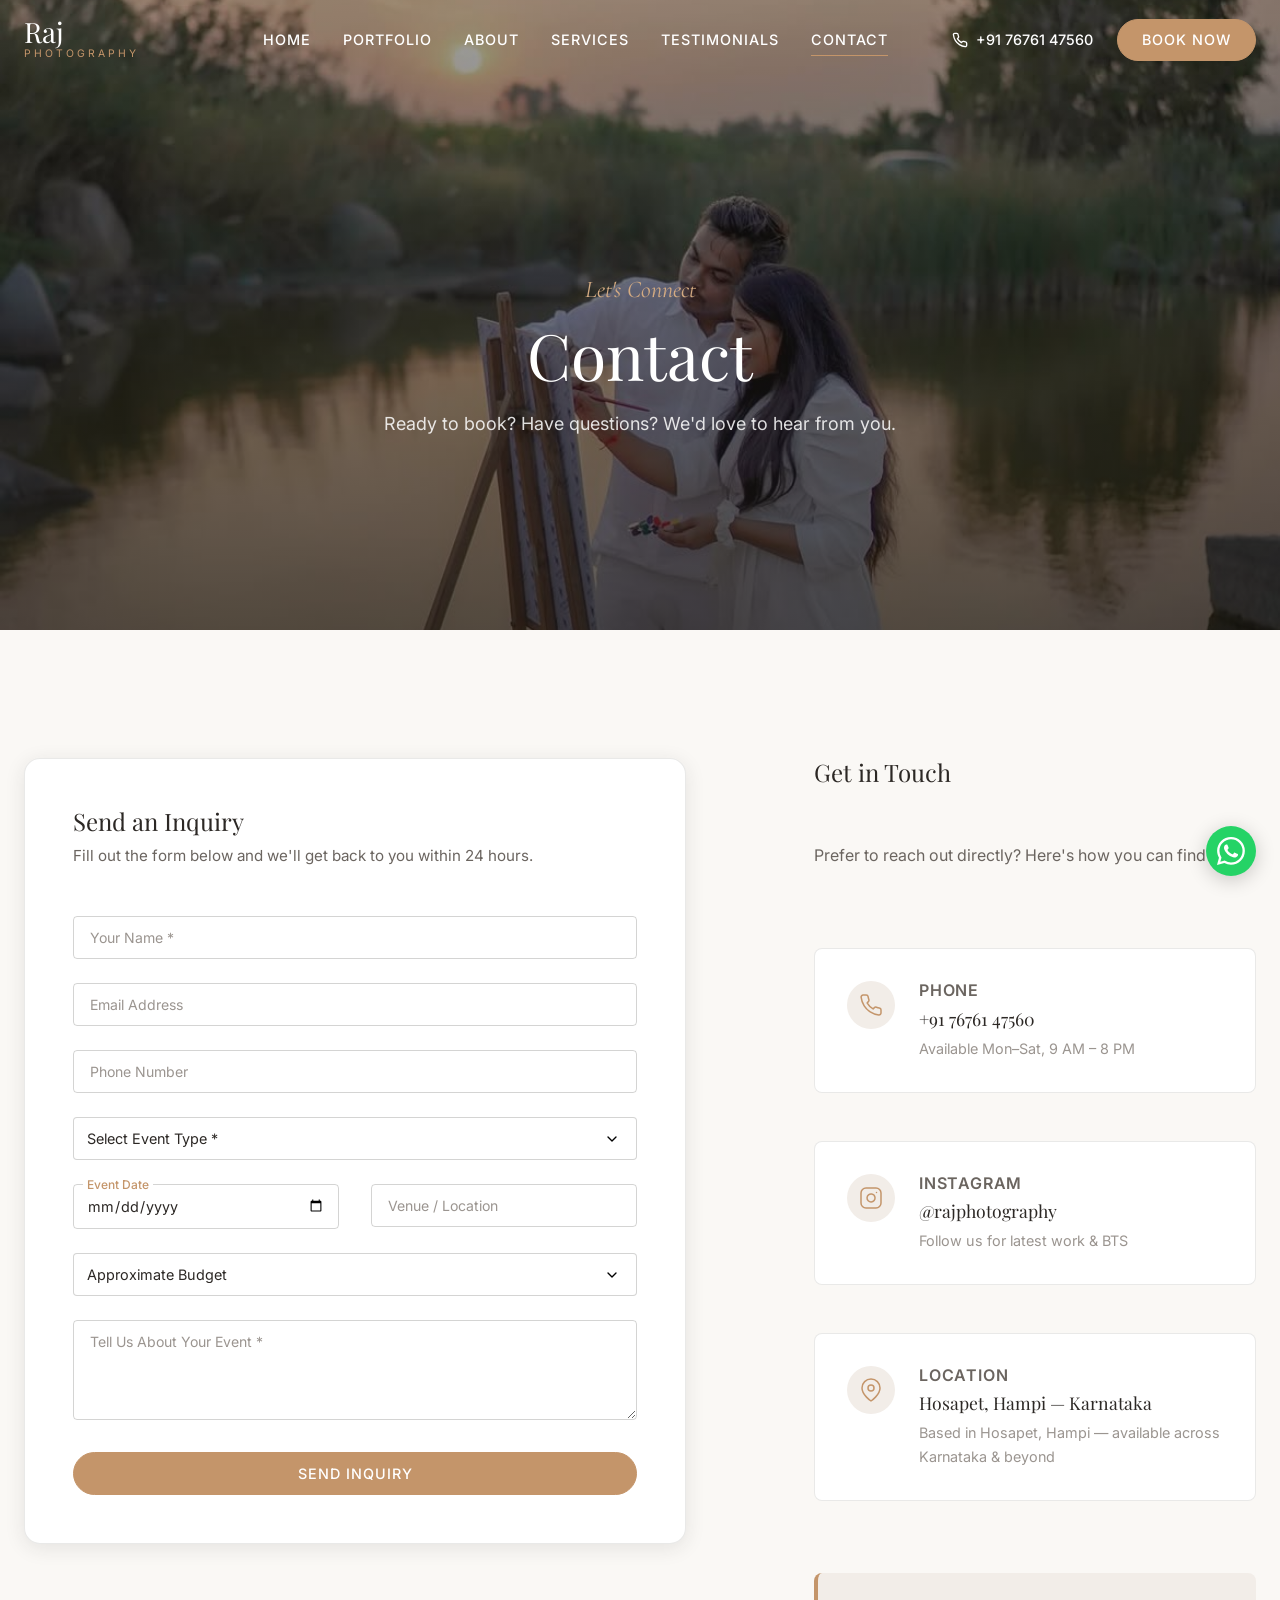
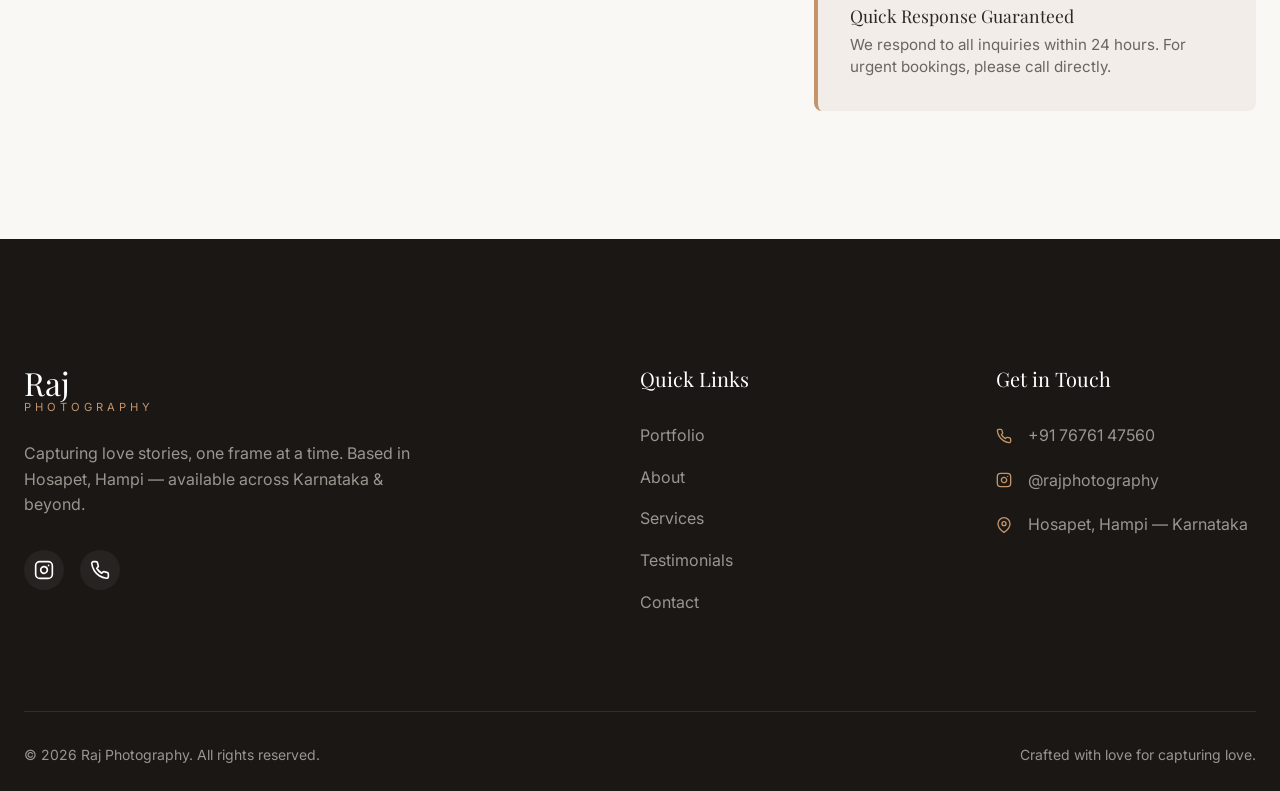
<file: contact.html>
<!DOCTYPE html>
<html lang="en">
<head>
    <meta charset="UTF-8">
    <meta name="viewport" content="width=device-width, initial-scale=1.0">
    <meta name="description" content="Get in touch with Raj Photography for wedding, pre-wedding, candid, maternity, baby, and documentary photography bookings. Call +91 76761 47560.">
    <title>Contact Us — Raj Photography</title>
    <link rel="icon" href="favicon.ico" type="image/x-icon">
    <link rel="preconnect" href="https://fonts.googleapis.com">
    <link rel="preconnect" href="https://fonts.gstatic.com" crossorigin>
    <link href="https://fonts.googleapis.com/css2?family=Playfair+Display:ital,wght@0,400;0,500;0,600;0,700;0,800;1,400;1,500;1,600;1,700&family=Inter:wght@300;400;500;600&family=Cormorant+Garamond:ital,wght@0,400;0,500;0,600;1,400;1,500;1,600&display=swap" rel="stylesheet">
    <link rel="stylesheet" href="css/variables.css">
    <link rel="stylesheet" href="css/global.css">
    <link rel="stylesheet" href="css/navbar.css">
    <link rel="stylesheet" href="css/contact.css">
</head>
<body>

    <!-- ========== NAVBAR ========== -->
    <header class="navbar" id="navbar">
        <div class="navbar__inner container">
            <a href="index.html" class="navbar__logo" aria-label="Raj Photography Home">
                <span class="navbar__logo-text">Raj</span>
                <span class="navbar__logo-sub">Photography</span>
            </a>
            <nav class="navbar__nav" id="navMenu" aria-label="Main navigation">
                <ul class="navbar__links">
                    <li><a href="index.html" class="navbar__link">Home</a></li>
                    <li><a href="portfolio.html" class="navbar__link">Portfolio</a></li>
                    <li><a href="about.html" class="navbar__link">About</a></li>
                    <li><a href="services.html" class="navbar__link">Services</a></li>
                    <li><a href="testimonials.html" class="navbar__link">Testimonials</a></li>
                    <li><a href="contact.html" class="navbar__link active">Contact</a></li>
                </ul>
                <div class="navbar__actions">
                    <a href="tel:+917676147560" class="navbar__phone" aria-label="Call us">
                        <svg width="16" height="16" viewBox="0 0 24 24" fill="none" stroke="currentColor" stroke-width="2" stroke-linecap="round" stroke-linejoin="round"><path d="M22 16.92v3a2 2 0 0 1-2.18 2 19.79 19.79 0 0 1-8.63-3.07 19.5 19.5 0 0 1-6-6 19.79 19.79 0 0 1-3.07-8.67A2 2 0 0 1 4.11 2h3a2 2 0 0 1 2 1.72 12.84 12.84 0 0 0 .7 2.81 2 2 0 0 1-.45 2.11L8.09 9.91a16 16 0 0 0 6 6l1.27-1.27a2 2 0 0 1 2.11-.45 12.84 12.84 0 0 0 2.81.7A2 2 0 0 1 22 16.92z"></path></svg>
                        <span>+91 76761 47560</span>
                    </a>
                    <a href="contact.html" class="btn btn-primary navbar__cta">Book Now</a>
                </div>
            </nav>
            <button class="navbar__hamburger" id="navToggle" aria-label="Toggle navigation menu" aria-expanded="false">
                <span class="navbar__hamburger-line"></span>
                <span class="navbar__hamburger-line"></span>
                <span class="navbar__hamburger-line"></span>
            </button>
        </div>
    </header>

    <main>
        <!-- ========== PAGE HERO ========== -->
        <section class="page-hero page-hero--contact" id="page-hero">
            <div class="page-hero__bg">
                <img src="assets/images/services/candid-cinematography/01.jpg" alt="Romantic couple at sunset — Contact Raj Photography" loading="eager" style="object-position: center 50%;">
            </div>
            <div class="page-hero__overlay"></div>
            <div class="page-hero__content container">
                <p class="page-hero__subtitle reveal" data-reveal="fade-up">Let's Connect</p>
                <h1 class="page-hero__title reveal" data-reveal="fade-up" data-delay="100">Contact</h1>
                <p class="page-hero__desc reveal" data-reveal="fade-up" data-delay="200">Ready to book? Have questions? We'd love to hear from you.</p>
            </div>
        </section>

        <!-- ========== CONTACT SECTION ========== -->
        <section class="contact-section section-padding" id="contact-section">
            <div class="container">
                <div class="contact-grid">
                    <!-- FORM -->
                    <div class="contact-form-wrap reveal" data-reveal="fade-right">
                        <h2>Send an Inquiry</h2>
                        <p class="contact-form-desc">Fill out the form below and we'll get back to you within 24 hours.</p>
                        <form class="contact-form" id="contactForm" novalidate>
                            <!-- Web3Forms: routes submissions to ntraj767@gmail.com -->
                            <input type="hidden" name="access_key" value="9b2f922a-63ba-4470-b240-33bf2edb7a0e">
                            <input type="hidden" name="subject" value="New Inquiry — Raj Photography">
                            <input type="hidden" name="from_name" value="Raj Photography Website">
                            <!-- Honeypot spam trap (must stay empty) -->
                            <input type="checkbox" name="botcheck" class="hidden" style="display:none;">
                            <div class="form-group">
                                <input type="text" id="contactName" name="name" required autocomplete="name" placeholder=" ">
                                <label for="contactName">Your Name *</label>
                                <span class="form-error" id="nameError"></span>
                            </div>
                            <div class="form-group">
                                <input type="email" id="contactEmail" name="email" autocomplete="email" placeholder=" ">
                                <label for="contactEmail">Email Address</label>
                                <span class="form-error" id="emailError"></span>
                            </div>
                            <div class="form-group">
                                <input type="tel" id="contactPhone" name="phone" autocomplete="tel" placeholder=" ">
                                <label for="contactPhone">Phone Number</label>
                                <span class="form-error" id="phoneError"></span>
                            </div>
                            <div class="form-group">
                                <select id="contactService" name="eventType" required>
                                    <option value="" disabled selected>Select Event Type *</option>
                                    <option value="Wedding">Wedding</option>
                                    <option value="Candid Photography &amp; Cinematography">Candid Photography &amp; Cinematography</option>
                                    <option value="Pre-Wedding &amp; Post-Wedding">Pre-Wedding &amp; Post-Wedding</option>
                                    <option value="Maternity / Baby Shower">Maternity / Baby Shower</option>
                                    <option value="Baby Shoots">Baby Shoots</option>
                                    <option value="Documentary Shoots">Documentary Shoots</option>
                                </select>
                                <span class="form-error" id="serviceError"></span>
                            </div>
                            <div class="form-row">
                                <div class="form-group">
                                    <input type="date" id="contactDate" name="eventDate" placeholder=" ">
                                    <label for="contactDate">Event Date</label>
                                </div>
                                <div class="form-group">
                                    <input type="text" id="contactVenue" name="venue" placeholder=" ">
                                    <label for="contactVenue">Venue / Location</label>
                                </div>
                            </div>
                            <div class="form-group">
                                <select id="contactBudget" name="budget">
                                    <option value="" disabled selected>Approximate Budget</option>
                                    <option value="Under ₹50,000">Under ₹50,000</option>
                                    <option value="₹50,000 - ₹1,00,000">₹50,000 – ₹1,00,000</option>
                                    <option value="₹1,00,000 - ₹2,00,000">₹1,00,000 – ₹2,00,000</option>
                                    <option value="Above ₹2,00,000">Above ₹2,00,000</option>
                                </select>
                            </div>
                            <div class="form-group">
                                <textarea id="contactMessage" name="message" rows="4" required placeholder=" "></textarea>
                                <label for="contactMessage">Tell Us About Your Event *</label>
                                <span class="form-error" id="messageError"></span>
                            </div>
                            <button type="submit" class="btn btn-primary contact-form__submit" id="submitBtn">
                                <span class="btn-text">Send Inquiry</span>
                                <span class="btn-loading" hidden>Sending...</span>
                            </button>
                        </form>
                        <!-- Success Message -->
                        <div class="contact-success" id="contactSuccess" hidden>
                            <div class="contact-success__icon">✓</div>
                            <h3>Thank You!</h3>
                            <p>Your inquiry has been sent successfully. We'll get back to you within 24 hours.</p>
                            <button class="btn btn-outline" id="sendAnother">Send Another Inquiry</button>
                        </div>
                    </div>

                    <!-- CONTACT INFO -->
                    <div class="contact-info reveal" data-reveal="fade-left" data-delay="200">
                        <h2>Get in Touch</h2>
                        <p>Prefer to reach out directly? Here's how you can find us.</p>

                        <div class="contact-info__card">
                            <div class="contact-info__icon">
                                <svg width="24" height="24" viewBox="0 0 24 24" fill="none" stroke="currentColor" stroke-width="1.5" stroke-linecap="round" stroke-linejoin="round"><path d="M22 16.92v3a2 2 0 0 1-2.18 2 19.79 19.79 0 0 1-8.63-3.07 19.5 19.5 0 0 1-6-6 19.79 19.79 0 0 1-3.07-8.67A2 2 0 0 1 4.11 2h3a2 2 0 0 1 2 1.72 12.84 12.84 0 0 0 .7 2.81 2 2 0 0 1-.45 2.11L8.09 9.91a16 16 0 0 0 6 6l1.27-1.27a2 2 0 0 1 2.11-.45 12.84 12.84 0 0 0 2.81.7A2 2 0 0 1 22 16.92z"></path></svg>
                            </div>
                            <div>
                                <h3>Phone</h3>
                                <a href="tel:+917676147560" class="contact-info__link">+91 76761 47560</a>
                                <p class="contact-info__note">Available Mon–Sat, 9 AM – 8 PM</p>
                            </div>
                        </div>

                        <div class="contact-info__card">
                            <div class="contact-info__icon">
                                <svg width="24" height="24" viewBox="0 0 24 24" fill="none" stroke="currentColor" stroke-width="1.5" stroke-linecap="round" stroke-linejoin="round"><rect x="2" y="2" width="20" height="20" rx="5" ry="5"></rect><path d="M16 11.37A4 4 0 1 1 12.63 8 4 4 0 0 1 16 11.37z"></path><line x1="17.5" y1="6.5" x2="17.51" y2="6.5"></line></svg>
                            </div>
                            <div>
                                <h3>Instagram</h3>
                                <a href="https://www.instagram.com/raj_photography767/?hl=en" target="_blank" rel="noopener noreferrer" class="contact-info__link">@rajphotography</a>
                                <p class="contact-info__note">Follow us for latest work &amp; BTS</p>
                            </div>
                        </div>

                        <div class="contact-info__card">
                            <div class="contact-info__icon">
                                <svg width="24" height="24" viewBox="0 0 24 24" fill="none" stroke="currentColor" stroke-width="1.5" stroke-linecap="round" stroke-linejoin="round"><path d="M21 10c0 7-9 13-9 13s-9-6-9-13a9 9 0 0 1 18 0z"></path><circle cx="12" cy="10" r="3"></circle></svg>
                            </div>
                            <div>
                                <h3>Location</h3>
                                <a href="https://www.google.com/maps/search/Hosapet,+Hampi,+Karnataka" target="_blank" rel="noopener noreferrer" class="contact-info__link">Hosapet, Hampi — Karnataka</a>
                                <p class="contact-info__note">Based in Hosapet, Hampi — available across Karnataka &amp; beyond</p>
                            </div>
                        </div>

                        <div class="contact-info__availability">
                            <h3>Quick Response Guaranteed</h3>
                            <p>We respond to all inquiries within 24 hours. For urgent bookings, please call directly.</p>
                        </div>
                    </div>
                </div>
            </div>
        </section>
    </main>

    <!-- ========== FOOTER ========== -->
    <footer class="footer" id="footer">
        <div class="container">
            <div class="footer__grid">
                <div class="footer__brand">
                    <a href="index.html" class="footer__logo">
                        <span class="footer__logo-text">Raj</span>
                        <span class="footer__logo-sub">Photography</span>
                    </a>
                    <p class="footer__tagline">Capturing love stories, one frame at a time. Based in Hosapet, Hampi — available across Karnataka &amp; beyond.</p>
                    <div class="footer__social">
                        <a href="https://www.instagram.com/raj_photography767/?hl=en" target="_blank" rel="noopener noreferrer" class="footer__social-link" aria-label="Follow us on Instagram"><svg width="20" height="20" viewBox="0 0 24 24" fill="none" stroke="currentColor" stroke-width="2" stroke-linecap="round" stroke-linejoin="round"><rect x="2" y="2" width="20" height="20" rx="5" ry="5"></rect><path d="M16 11.37A4 4 0 1 1 12.63 8 4 4 0 0 1 16 11.37z"></path><line x1="17.5" y1="6.5" x2="17.51" y2="6.5"></line></svg></a>
                        <a href="tel:+917676147560" class="footer__social-link" aria-label="Call us"><svg width="20" height="20" viewBox="0 0 24 24" fill="none" stroke="currentColor" stroke-width="2" stroke-linecap="round" stroke-linejoin="round"><path d="M22 16.92v3a2 2 0 0 1-2.18 2 19.79 19.79 0 0 1-8.63-3.07 19.5 19.5 0 0 1-6-6 19.79 19.79 0 0 1-3.07-8.67A2 2 0 0 1 4.11 2h3a2 2 0 0 1 2 1.72 12.84 12.84 0 0 0 .7 2.81 2 2 0 0 1-.45 2.11L8.09 9.91a16 16 0 0 0 6 6l1.27-1.27a2 2 0 0 1 2.11-.45 12.84 12.84 0 0 0 2.81.7A2 2 0 0 1 22 16.92z"></path></svg></a>
                    </div>
                </div>
                <div class="footer__links">
                    <h4 class="footer__heading">Quick Links</h4>
                    <ul>
                        <li><a href="portfolio.html">Portfolio</a></li>
                        <li><a href="about.html">About</a></li>
                        <li><a href="services.html">Services</a></li>
                        <li><a href="testimonials.html">Testimonials</a></li>
                        <li><a href="contact.html">Contact</a></li>
                    </ul>
                </div>
                <div class="footer__contact">
                    <h4 class="footer__heading">Get in Touch</h4>
                    <ul>
                        <li><a href="tel:+917676147560"><svg width="16" height="16" viewBox="0 0 24 24" fill="none" stroke="currentColor" stroke-width="2" stroke-linecap="round" stroke-linejoin="round"><path d="M22 16.92v3a2 2 0 0 1-2.18 2 19.79 19.79 0 0 1-8.63-3.07 19.5 19.5 0 0 1-6-6 19.79 19.79 0 0 1-3.07-8.67A2 2 0 0 1 4.11 2h3a2 2 0 0 1 2 1.72 12.84 12.84 0 0 0 .7 2.81 2 2 0 0 1-.45 2.11L8.09 9.91a16 16 0 0 0 6 6l1.27-1.27a2 2 0 0 1 2.11-.45 12.84 12.84 0 0 0 2.81.7A2 2 0 0 1 22 16.92z"></path></svg> +91 76761 47560</a></li>
                        <li><a href="https://www.instagram.com/raj_photography767/?hl=en" target="_blank" rel="noopener noreferrer"><svg width="16" height="16" viewBox="0 0 24 24" fill="none" stroke="currentColor" stroke-width="2" stroke-linecap="round" stroke-linejoin="round"><rect x="2" y="2" width="20" height="20" rx="5" ry="5"></rect><path d="M16 11.37A4 4 0 1 1 12.63 8 4 4 0 0 1 16 11.37z"></path><line x1="17.5" y1="6.5" x2="17.51" y2="6.5"></line></svg> @rajphotography</a></li>
                        <li><a href="https://www.google.com/maps/search/Hosapet,+Hampi,+Karnataka" target="_blank" rel="noopener noreferrer"><svg width="16" height="16" viewBox="0 0 24 24" fill="none" stroke="currentColor" stroke-width="2" stroke-linecap="round" stroke-linejoin="round"><path d="M21 10c0 7-9 13-9 13s-9-6-9-13a9 9 0 0 1 18 0z"></path><circle cx="12" cy="10" r="3"></circle></svg> Hosapet, Hampi — Karnataka</a></li>
                    </ul>
                </div>
            </div>
            <div class="footer__bottom">
                <p>&copy; 2025 Raj Photography. All rights reserved.</p>
                <p>Crafted with love for capturing love.</p>
            </div>
        </div>
    </footer>

    <!-- Scripts -->
    <script src="js/data/services.js"></script>
    <script src="js/navbar.js"></script>
    <script src="js/scrollReveal.js"></script>
    <script src="js/contact.js"></script>
    <script src="js/main.js"></script>
</body>
</html>
</file>
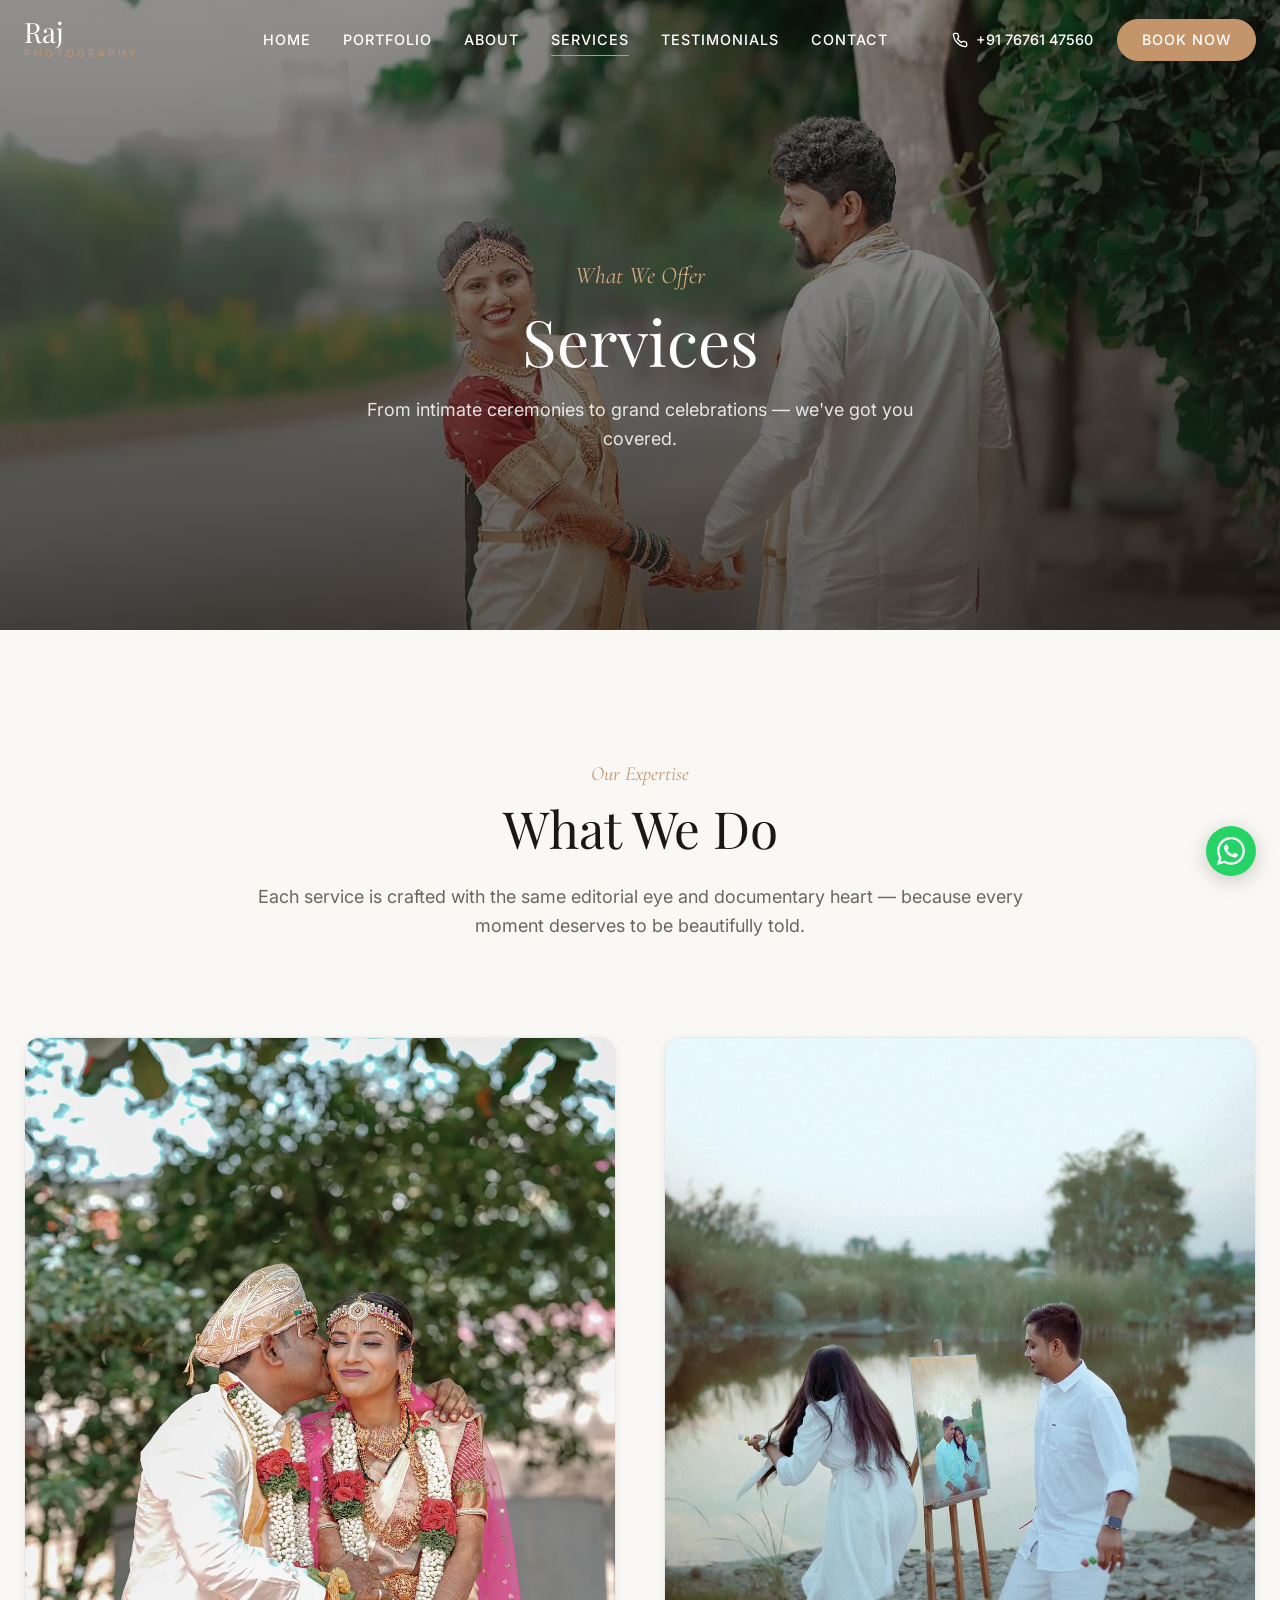
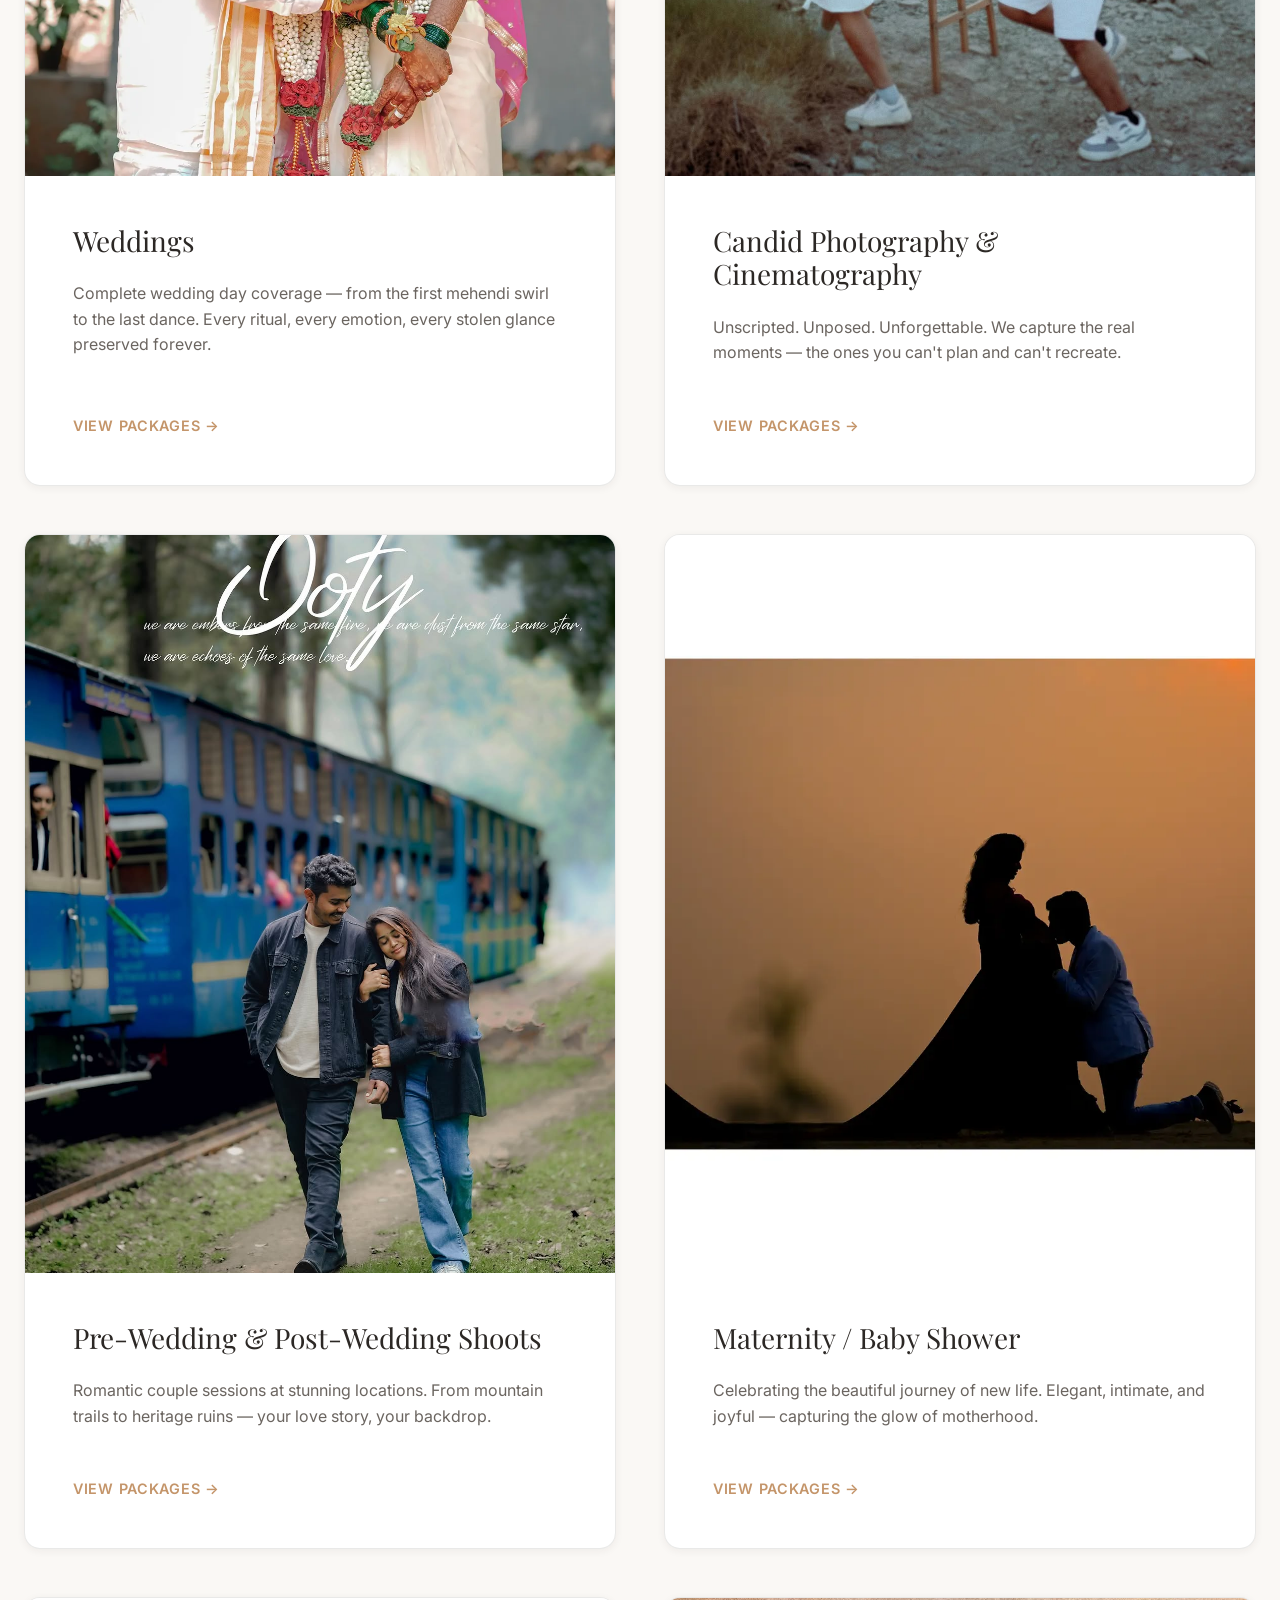
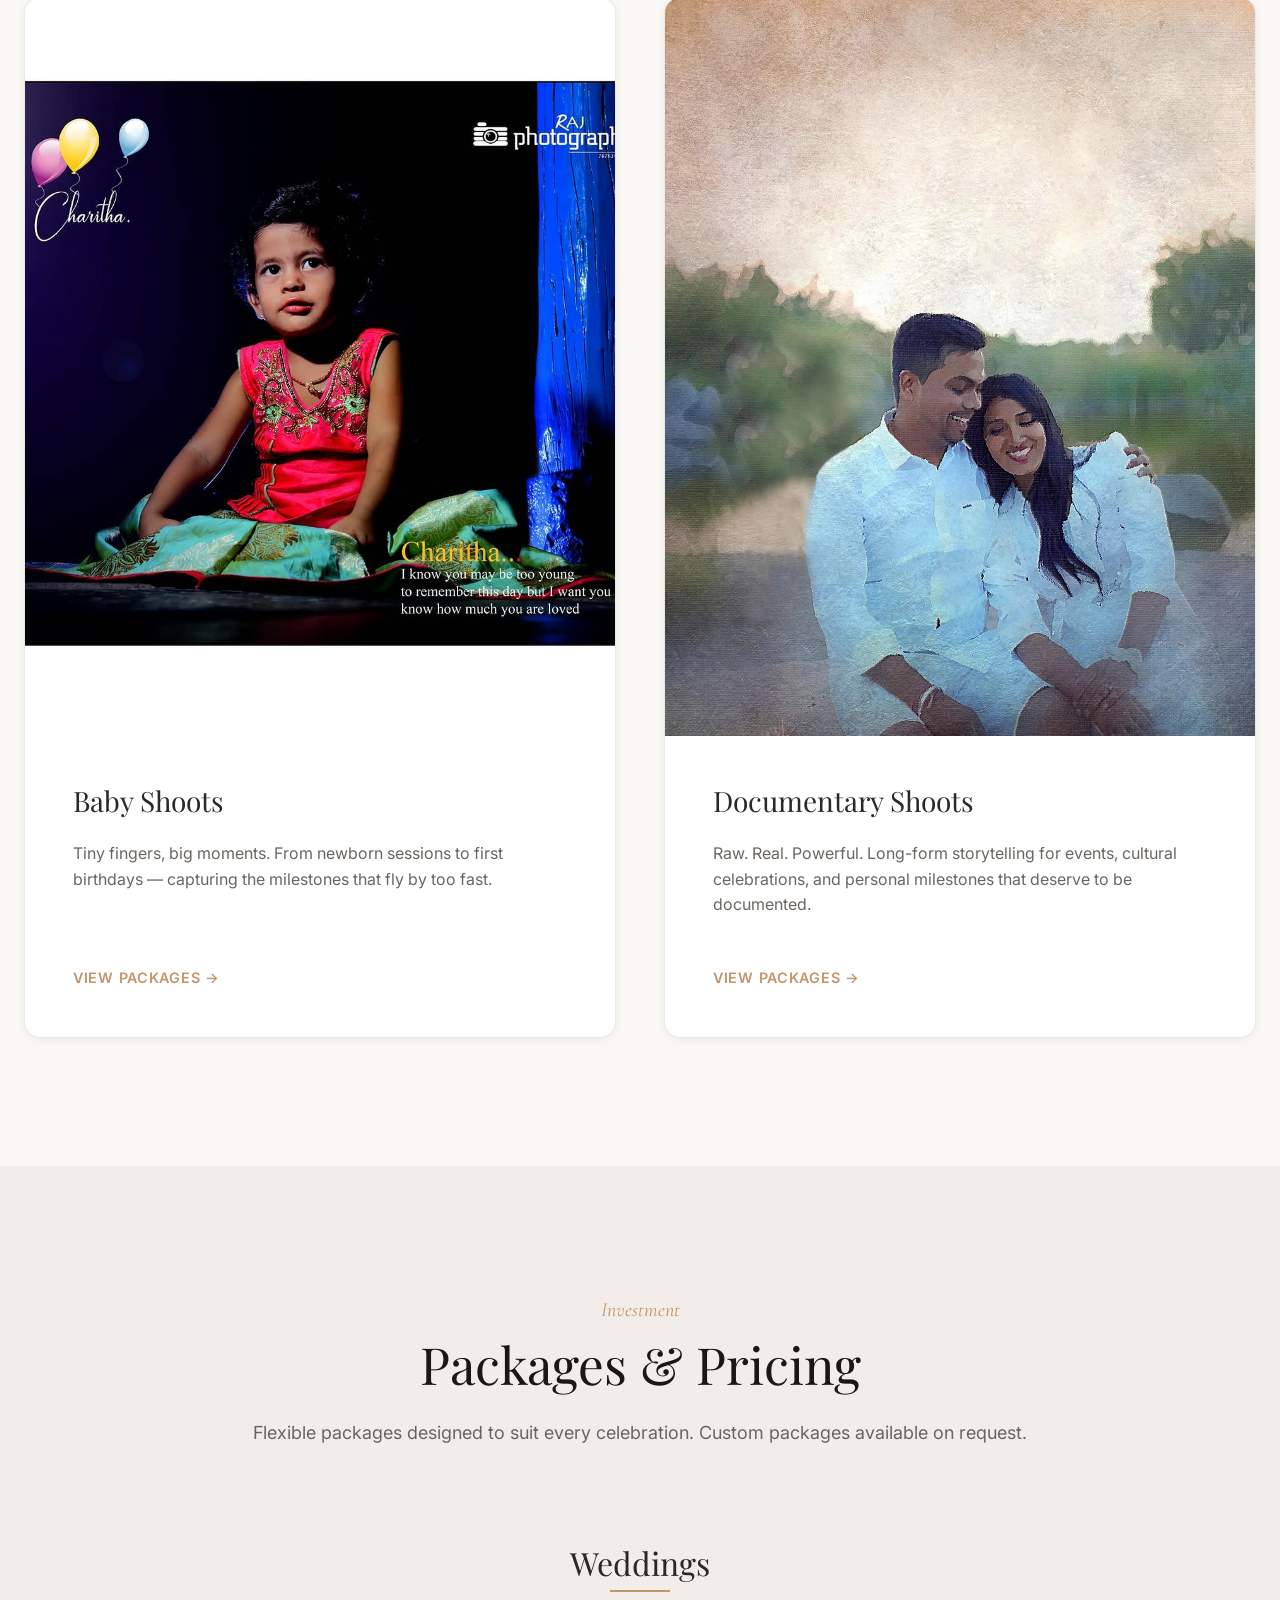
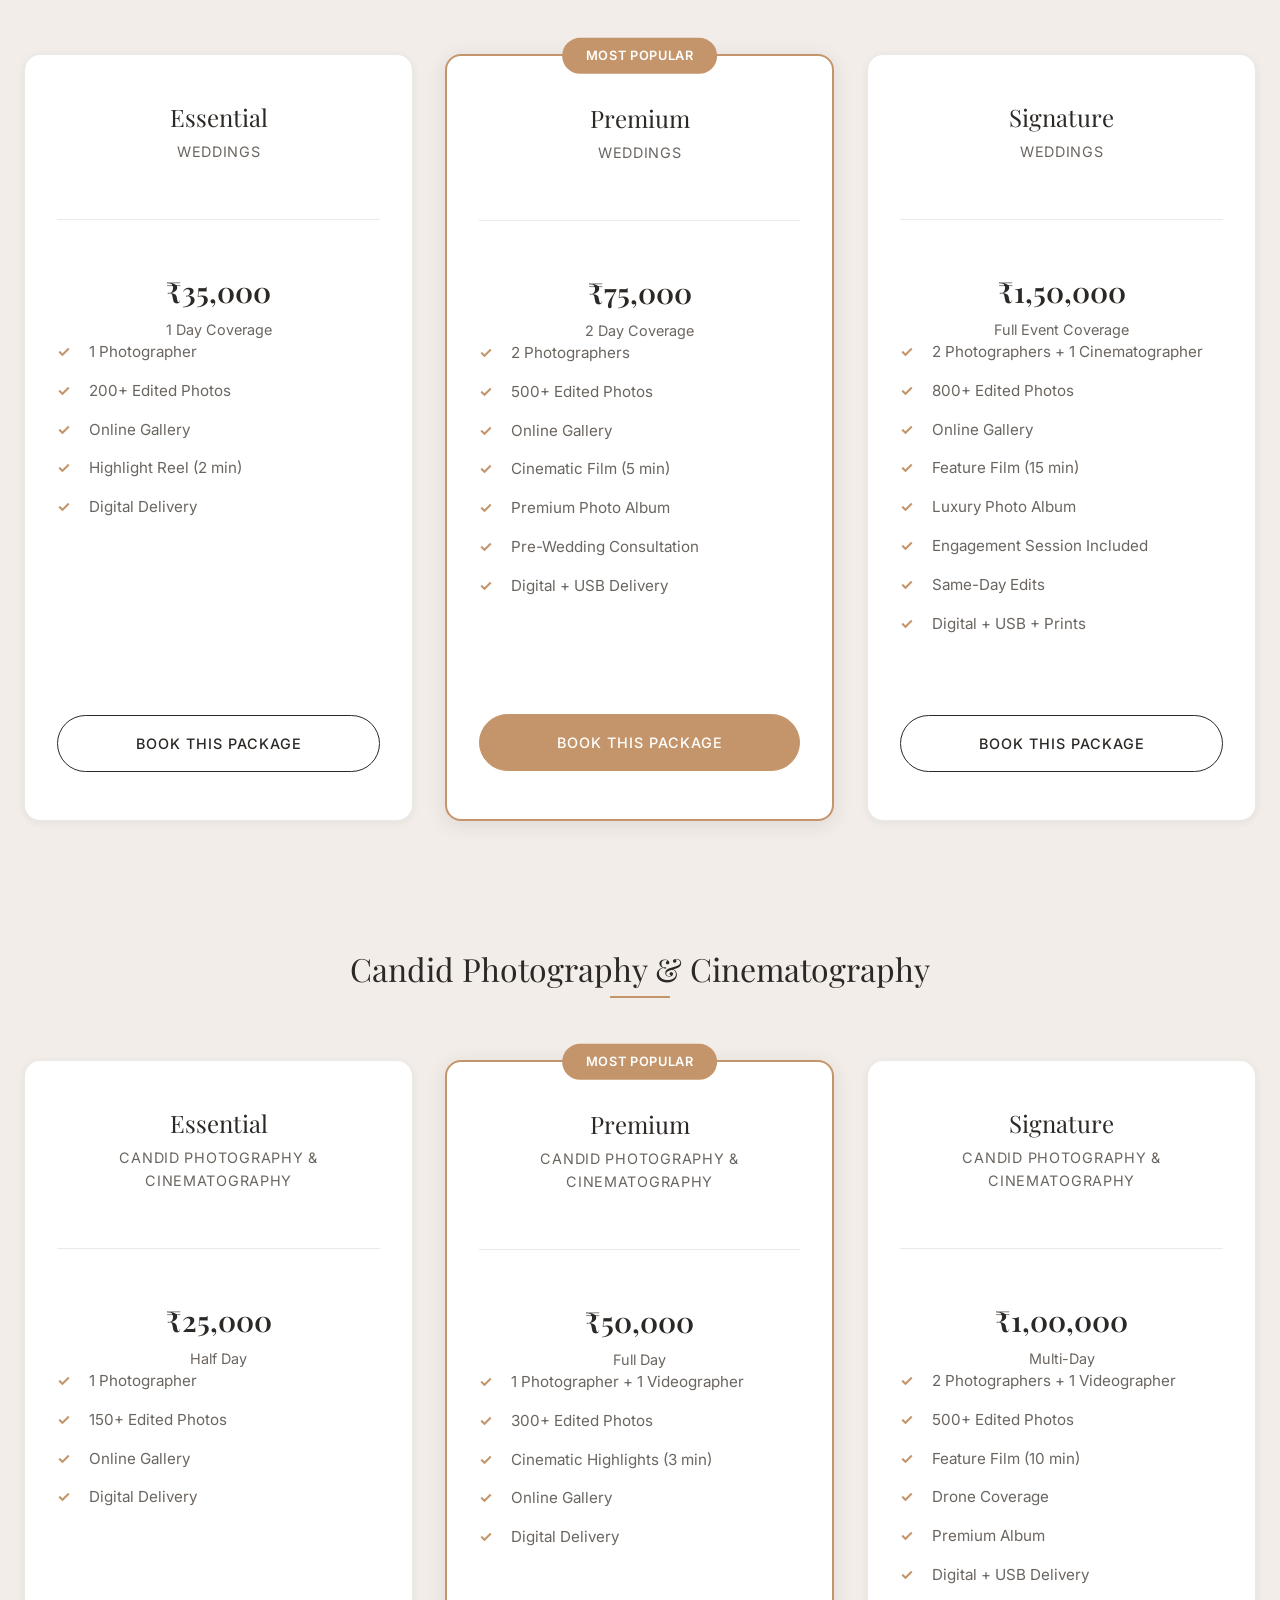
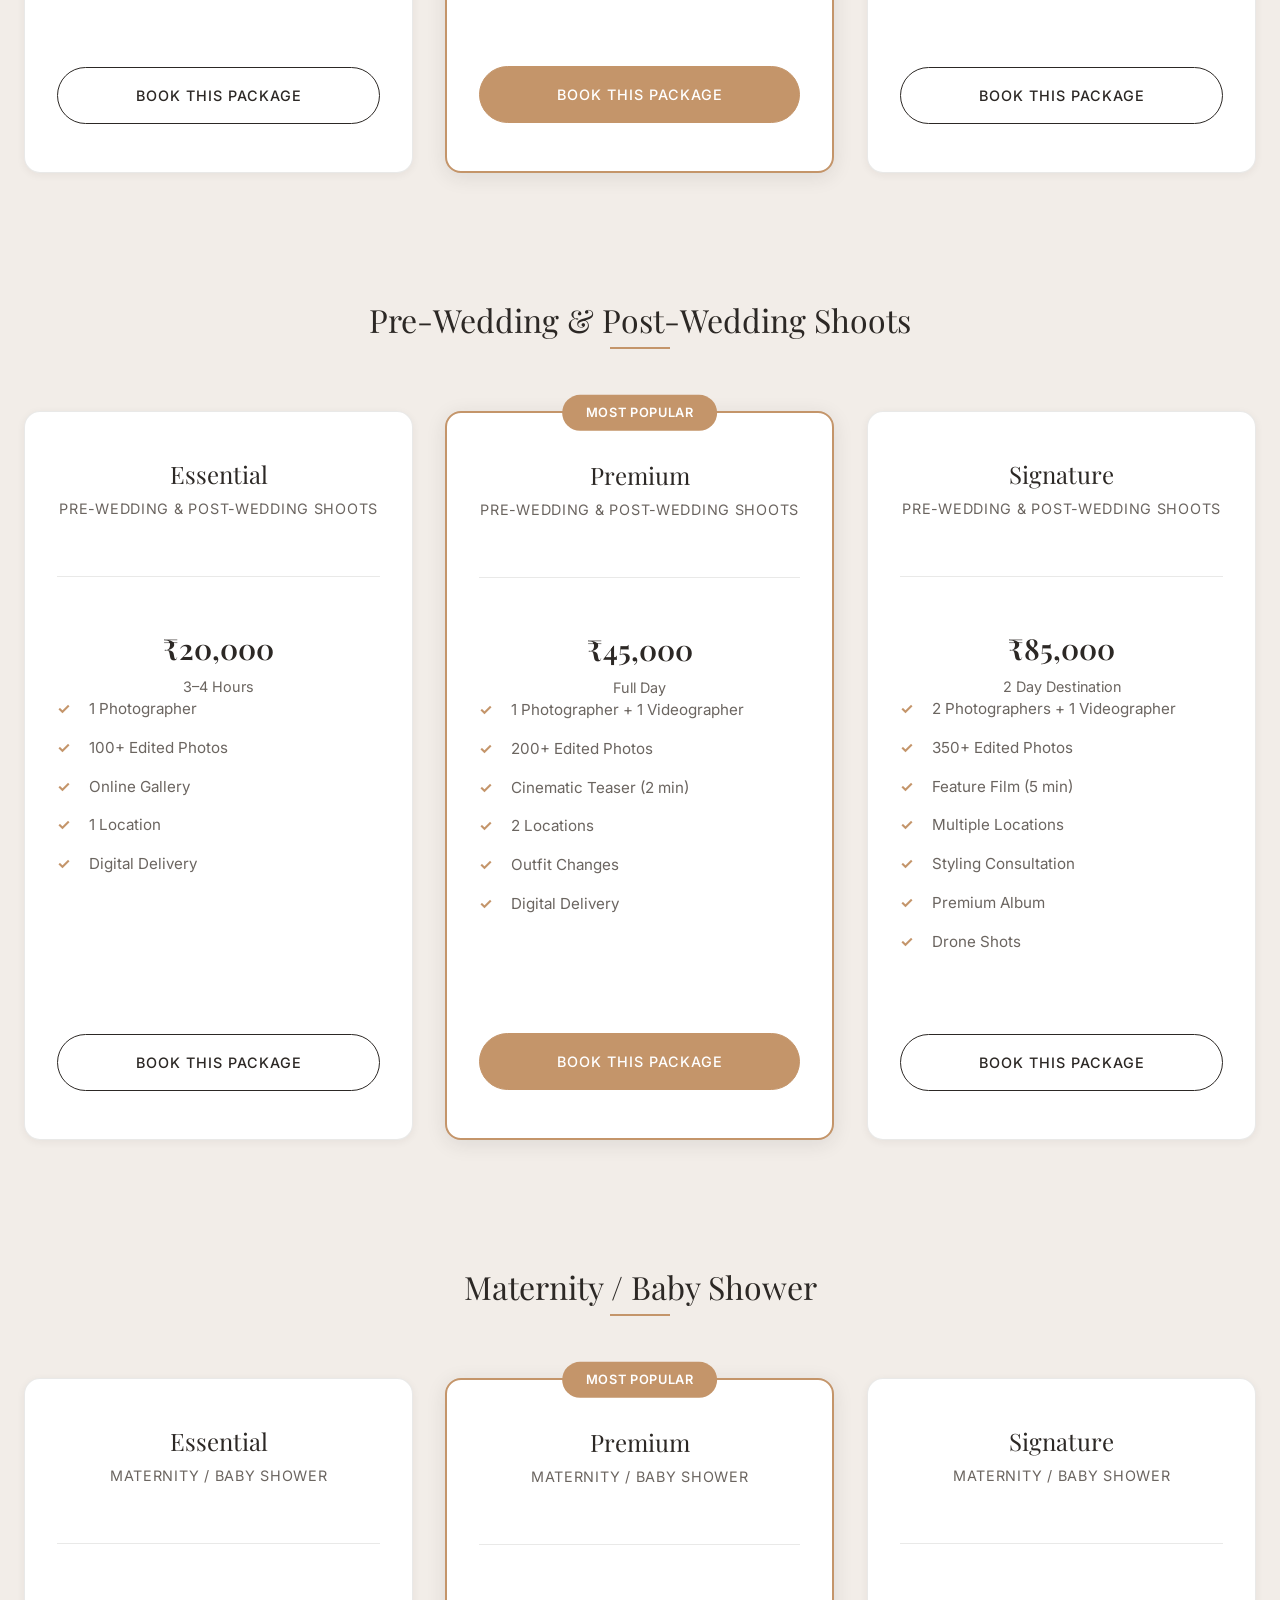
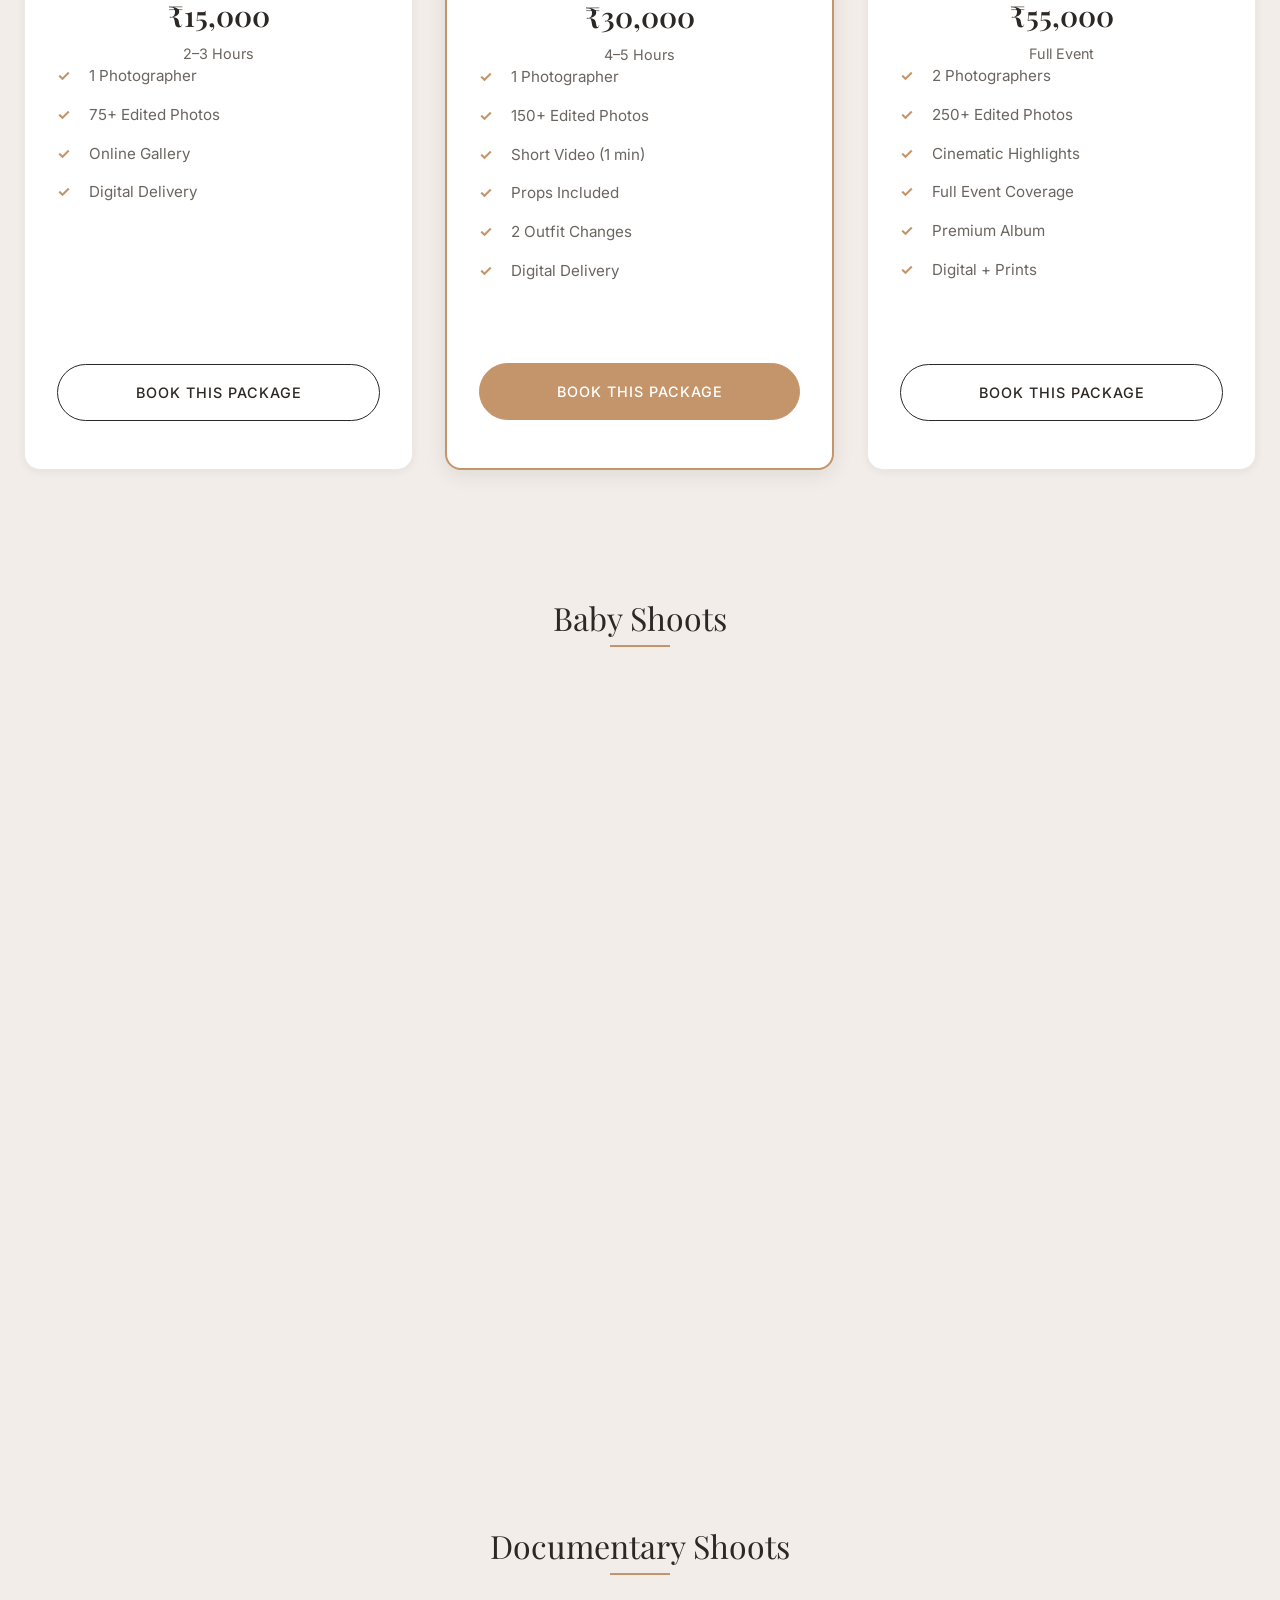
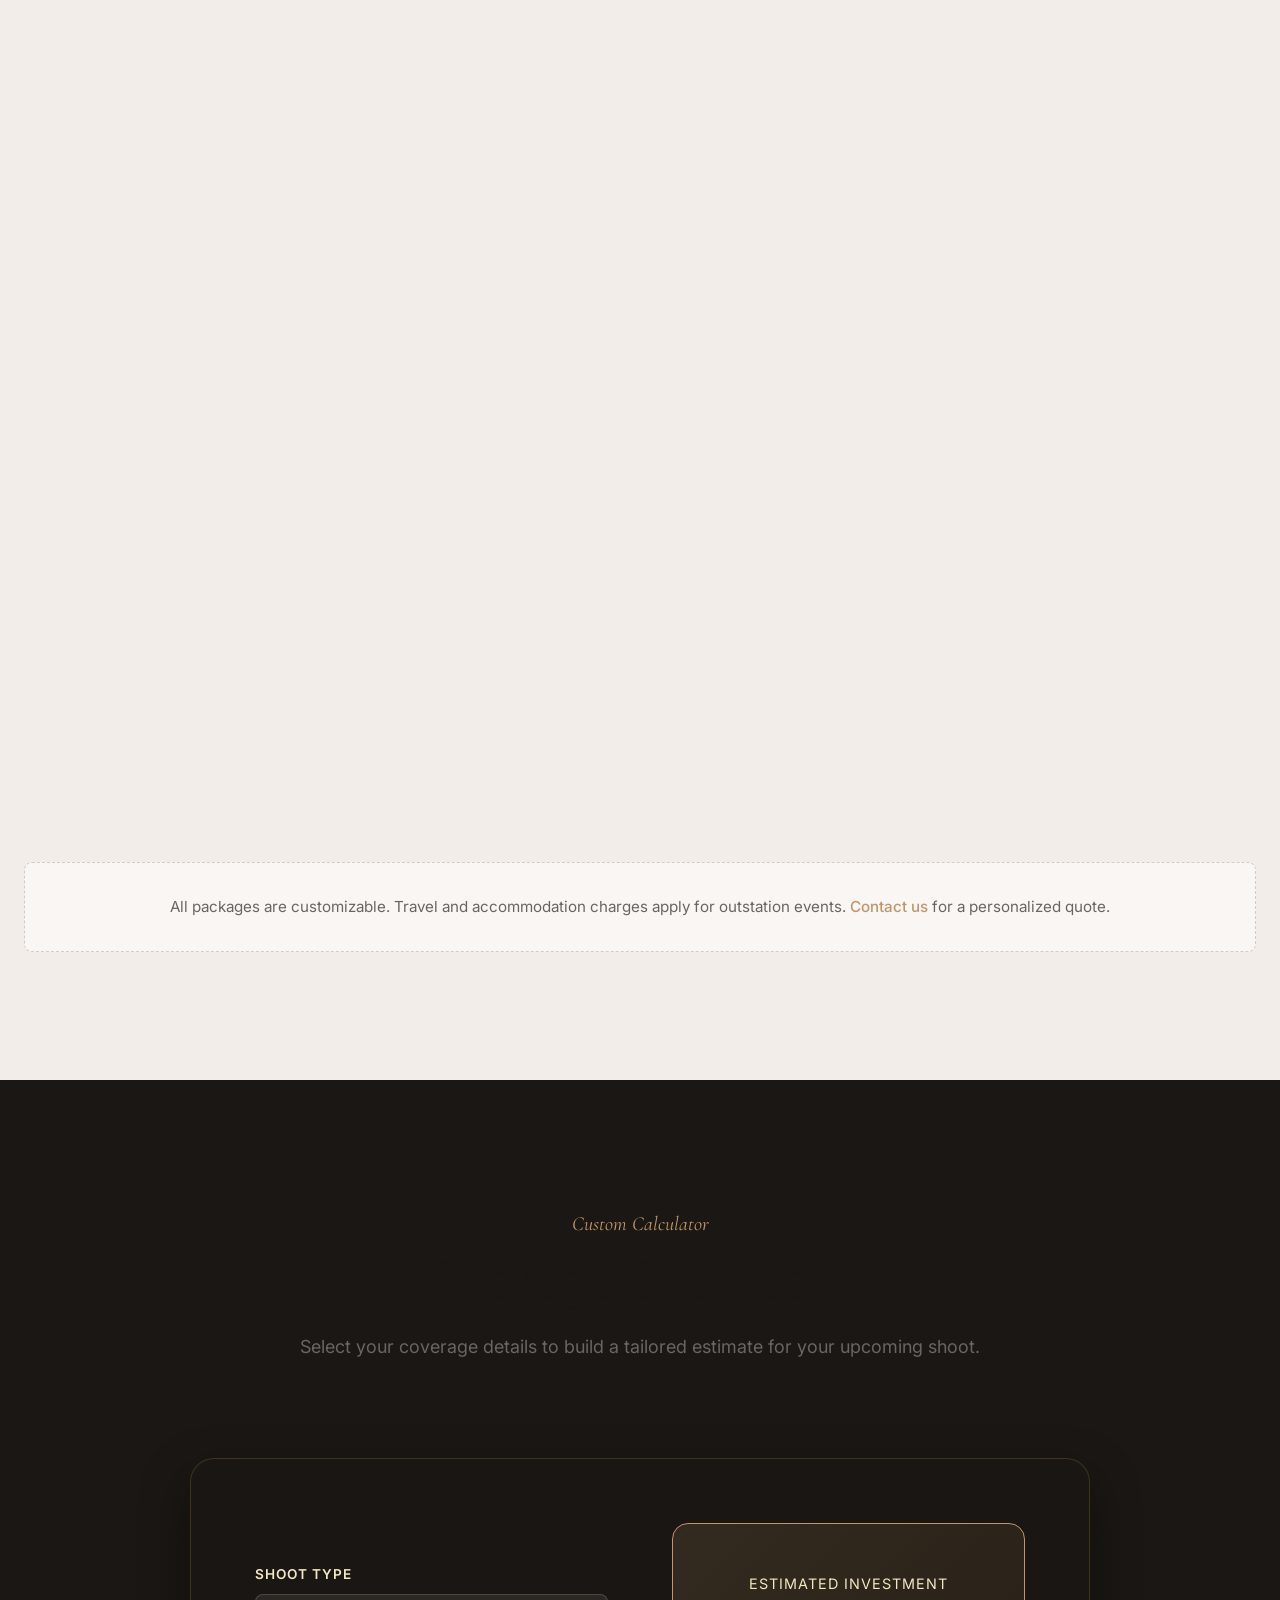
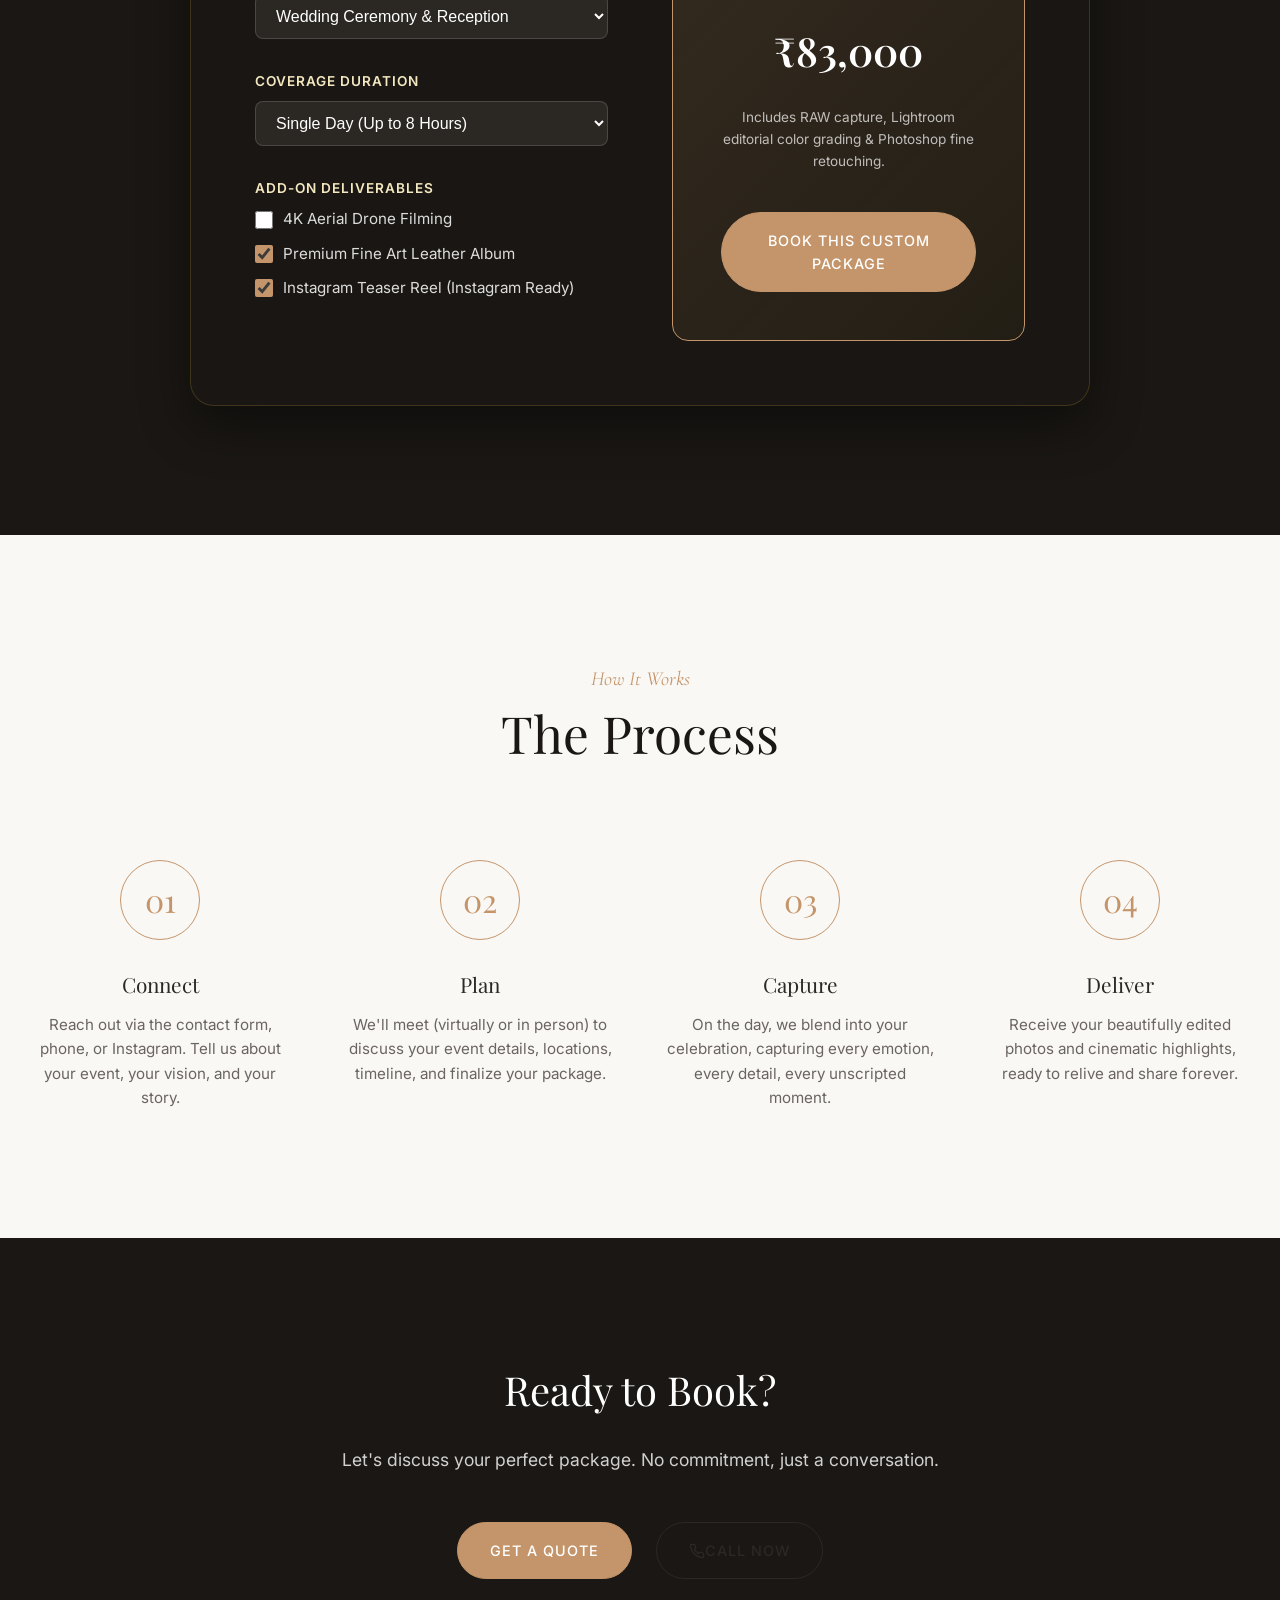
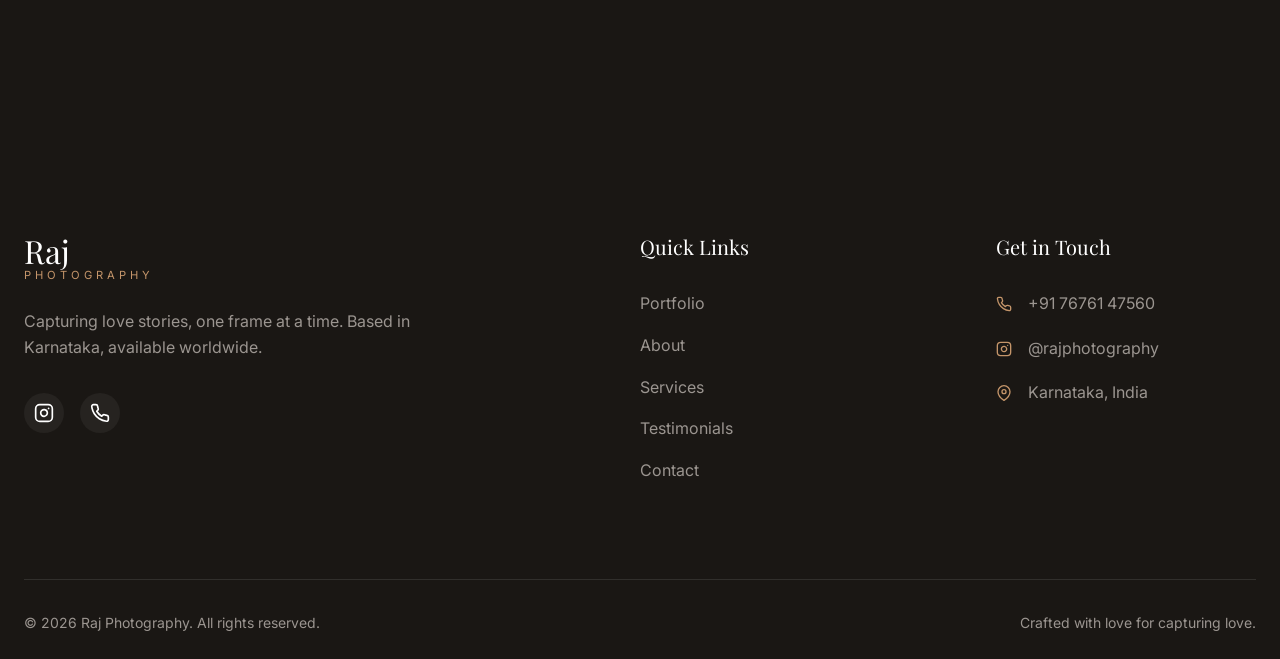
<file: services.html>
<!DOCTYPE html>
<html lang="en">
<head>
    <meta charset="UTF-8">
    <meta name="viewport" content="width=device-width, initial-scale=1.0">
    <meta name="description" content="Wedding photography, candid cinematography, pre-wedding shoots, maternity & baby photography services by Raj Photography. View packages and pricing.">
    <title>Services & Packages — Raj Photography</title>
    <link rel="icon" href="favicon.ico" type="image/x-icon">
    <link rel="preconnect" href="https://fonts.googleapis.com">
    <link rel="preconnect" href="https://fonts.gstatic.com" crossorigin>
    <link href="https://fonts.googleapis.com/css2?family=Playfair+Display:ital,wght@0,400;0,500;0,600;0,700;0,800;1,400;1,500;1,600;1,700&family=Inter:wght@300;400;500;600&family=Cormorant+Garamond:ital,wght@0,400;0,500;0,600;1,400;1,500;1,600&display=swap" rel="stylesheet">
    <link rel="stylesheet" href="css/variables.css">
    <link rel="stylesheet" href="css/global.css">
    <link rel="stylesheet" href="css/navbar.css">
    <link rel="stylesheet" href="css/services.css">
</head>
<body>

    <!-- ========== NAVBAR ========== -->
    <header class="navbar" id="navbar">
        <div class="navbar__inner container">
            <a href="index.html" class="navbar__logo" aria-label="Raj Photography Home">
                <span class="navbar__logo-text">Raj</span>
                <span class="navbar__logo-sub">Photography</span>
            </a>
            <nav class="navbar__nav" id="navMenu" aria-label="Main navigation">
                <ul class="navbar__links">
                    <li><a href="index.html" class="navbar__link">Home</a></li>
                    <li><a href="portfolio.html" class="navbar__link">Portfolio</a></li>
                    <li><a href="about.html" class="navbar__link">About</a></li>
                    <li><a href="services.html" class="navbar__link active">Services</a></li>
                    <li><a href="testimonials.html" class="navbar__link">Testimonials</a></li>
                    <li><a href="contact.html" class="navbar__link">Contact</a></li>
                </ul>
                <div class="navbar__actions">
                    <a href="tel:+917676147560" class="navbar__phone" aria-label="Call us">
                        <svg width="16" height="16" viewBox="0 0 24 24" fill="none" stroke="currentColor" stroke-width="2" stroke-linecap="round" stroke-linejoin="round"><path d="M22 16.92v3a2 2 0 0 1-2.18 2 19.79 19.79 0 0 1-8.63-3.07 19.5 19.5 0 0 1-6-6 19.79 19.79 0 0 1-3.07-8.67A2 2 0 0 1 4.11 2h3a2 2 0 0 1 2 1.72 12.84 12.84 0 0 0 .7 2.81 2 2 0 0 1-.45 2.11L8.09 9.91a16 16 0 0 0 6 6l1.27-1.27a2 2 0 0 1 2.11-.45 12.84 12.84 0 0 0 2.81.7A2 2 0 0 1 22 16.92z"></path></svg>
                        <span>+91 76761 47560</span>
                    </a>
                    <a href="contact.html" class="btn btn-primary navbar__cta">Book Now</a>
                </div>
            </nav>
            <button class="navbar__hamburger" id="navToggle" aria-label="Toggle navigation menu" aria-expanded="false">
                <span class="navbar__hamburger-line"></span>
                <span class="navbar__hamburger-line"></span>
                <span class="navbar__hamburger-line"></span>
            </button>
        </div>
    </header>

    <main>
        <!-- ========== PAGE HERO ========== -->
        <section class="page-hero" id="page-hero">
            <div class="page-hero__bg">
                <img src="assets/images/services/weddings/05.jpg" alt="Wedding ceremony photography — bride and groom" loading="eager" style="object-position: center 50%;">
            </div>
            <div class="page-hero__overlay"></div>
            <div class="page-hero__content container">
                <p class="page-hero__subtitle reveal" data-reveal="fade-up">What We Offer</p>
                <h1 class="page-hero__title reveal" data-reveal="fade-up" data-delay="100">Services</h1>
                <p class="page-hero__desc reveal" data-reveal="fade-up" data-delay="200">From intimate ceremonies to grand celebrations — we've got you covered.</p>
            </div>
        </section>

        <!-- ========== SERVICES GRID ========== -->
        <section class="services-grid section-padding" id="servicesGrid">
            <div class="container">
                <div class="section-header reveal" data-reveal="fade-up">
                    <p class="section-subtitle">Our Expertise</p>
                    <h2>What We Do</h2>
                    <p class="section-desc">Each service is crafted with the same editorial eye and documentary heart — because every moment deserves to be beautifully told.</p>
                </div>
                <!-- Service cards injected here by services.js -->
                <div class="services-grid__cards" id="serviceCards"></div>
            </div>
        </section>

        <!-- ========== PACKAGES ========== -->
        <section class="packages section-padding" id="packages">
            <div class="container">
                <div class="section-header reveal" data-reveal="fade-up">
                    <p class="section-subtitle">Investment</p>
                    <h2>Packages & Pricing</h2>
                    <p class="section-desc">Flexible packages designed to suit every celebration. Custom packages available on request.</p>
                </div>
                <!-- Package tiers injected here by services.js -->
                <div class="packages__grid" id="packageTiers"></div>
                <div class="packages__note reveal" data-reveal="fade-up">
                    <p>All packages are customizable. Travel and accommodation charges apply for outstation events. <a href="contact.html">Contact us</a> for a personalized quote.</p>
                </div>
            </div>
        </section>

        <!-- ========== CUSTOM PACKAGE ESTIMATOR ========== -->
        <section class="estimator-section section-padding" id="estimator">
            <div class="container">
                <div class="section-header reveal" data-reveal="fade-up">
                    <p class="section-subtitle">Custom Calculator</p>
                    <h2>Package Estimator</h2>
                    <p class="section-desc">Select your coverage details to build a tailored estimate for your upcoming shoot.</p>
                </div>
                <div class="estimator-box reveal" data-reveal="fade-up">
                    <div class="estimator-grid">
                        <form class="estimator-form" id="estimatorForm">
                            <div class="estimator-group">
                                <label class="estimator-label" for="estCategory">Shoot Type</label>
                                <select class="estimator-select" id="estCategory">
                                    <option value="wedding" data-base="60000">Wedding Ceremony & Reception</option>
                                    <option value="candid" data-base="35000">Candid Photography & Film</option>
                                    <option value="prewedding" data-base="25000">Pre-Wedding / Outdoor Shoot</option>
                                    <option value="maternity" data-base="20000">Maternity & Baby Shower</option>
                                    <option value="baby" data-base="15000">Baby & Birthday Shoot</option>
                                </select>
                            </div>

                            <div class="estimator-group">
                                <label class="estimator-label" for="estDuration">Coverage Duration</label>
                                <select class="estimator-select" id="estDuration">
                                    <option value="1" data-mult="1.0">Single Day (Up to 8 Hours)</option>
                                    <option value="2" data-mult="1.8">2 Days (Full Coverage)</option>
                                    <option value="3" data-mult="2.5">3 Days Grand Wedding Event</option>
                                </select>
                            </div>

                            <div class="estimator-group">
                                <label class="estimator-label">Add-On Deliverables</label>
                                <div class="estimator-checkboxes">
                                    <label class="estimator-checkbox">
                                        <input type="checkbox" id="addOnDrone" data-price="12000"> 4K Aerial Drone Filming
                                    </label>
                                    <label class="estimator-checkbox">
                                        <input type="checkbox" id="addOnAlbum" data-price="15000" checked> Premium Fine Art Leather Album
                                    </label>
                                    <label class="estimator-checkbox">
                                        <input type="checkbox" id="addOnReel" data-price="8000" checked> Instagram Teaser Reel (Instagram Ready)
                                    </label>
                                </div>
                            </div>
                        </form>

                        <div class="estimator-result-card">
                            <span class="estimator-price-title">Estimated Investment</span>
                            <div class="estimator-price-val" id="estPriceDisplay">₹83,000</div>
                            <p class="estimator-price-detail">Includes RAW capture, Lightroom editorial color grading & Photoshop fine retouching.</p>
                            <a href="#" id="estBookBtn" target="_blank" class="btn btn-primary estimator-btn">Book This Custom Package</a>
                        </div>
                    </div>
                </div>
            </div>
        </section>

        <!-- ========== PROCESS ========== -->
        <section class="process section-padding" id="process">
            <div class="container">
                <div class="section-header reveal" data-reveal="fade-up">
                    <p class="section-subtitle">How It Works</p>
                    <h2>The Process</h2>
                </div>
                <div class="process__steps">
                    <div class="process__step reveal" data-reveal="fade-up">
                        <div class="process__number">01</div>
                        <h3>Connect</h3>
                        <p>Reach out via the contact form, phone, or Instagram. Tell us about your event, your vision, and your story.</p>
                    </div>
                    <div class="process__step reveal" data-reveal="fade-up" data-delay="100">
                        <div class="process__number">02</div>
                        <h3>Plan</h3>
                        <p>We'll meet (virtually or in person) to discuss your event details, locations, timeline, and finalize your package.</p>
                    </div>
                    <div class="process__step reveal" data-reveal="fade-up" data-delay="200">
                        <div class="process__number">03</div>
                        <h3>Capture</h3>
                        <p>On the day, we blend into your celebration, capturing every emotion, every detail, every unscripted moment.</p>
                    </div>
                    <div class="process__step reveal" data-reveal="fade-up" data-delay="300">
                        <div class="process__number">04</div>
                        <h3>Deliver</h3>
                        <p>Receive your beautifully edited photos and cinematic highlights, ready to relive and share forever.</p>
                    </div>
                </div>
            </div>
        </section>

        <!-- ========== CTA ========== -->
        <section class="services-cta section-padding">
            <div class="container">
                <div class="services-cta__inner reveal" data-reveal="fade-up">
                    <h2>Ready to Book?</h2>
                    <p>Let's discuss your perfect package. No commitment, just a conversation.</p>
                    <div class="services-cta__actions">
                        <a href="contact.html" class="btn btn-primary">Get a Quote</a>
                        <a href="tel:+917676147560" class="btn btn-outline">
                            <svg width="16" height="16" viewBox="0 0 24 24" fill="none" stroke="currentColor" stroke-width="2" stroke-linecap="round" stroke-linejoin="round"><path d="M22 16.92v3a2 2 0 0 1-2.18 2 19.79 19.79 0 0 1-8.63-3.07 19.5 19.5 0 0 1-6-6 19.79 19.79 0 0 1-3.07-8.67A2 2 0 0 1 4.11 2h3a2 2 0 0 1 2 1.72 12.84 12.84 0 0 0 .7 2.81 2 2 0 0 1-.45 2.11L8.09 9.91a16 16 0 0 0 6 6l1.27-1.27a2 2 0 0 1 2.11-.45 12.84 12.84 0 0 0 2.81.7A2 2 0 0 1 22 16.92z"></path></svg>
                            Call Now
                        </a>
                    </div>
                </div>
            </div>
        </section>
    </main>

    <!-- ========== FOOTER ========== -->
    <footer class="footer" id="footer">
        <div class="container">
            <div class="footer__grid">
                <div class="footer__brand">
                    <a href="index.html" class="footer__logo">
                        <span class="footer__logo-text">Raj</span>
                        <span class="footer__logo-sub">Photography</span>
                    </a>
                    <p class="footer__tagline">Capturing love stories, one frame at a time. Based in Karnataka, available worldwide.</p>
                    <div class="footer__social">
                        <a href="https://www.instagram.com/raj_photography767/?hl=en" target="_blank" rel="noopener noreferrer" class="footer__social-link" aria-label="Follow us on Instagram"><svg width="20" height="20" viewBox="0 0 24 24" fill="none" stroke="currentColor" stroke-width="2" stroke-linecap="round" stroke-linejoin="round"><rect x="2" y="2" width="20" height="20" rx="5" ry="5"></rect><path d="M16 11.37A4 4 0 1 1 12.63 8 4 4 0 0 1 16 11.37z"></path><line x1="17.5" y1="6.5" x2="17.51" y2="6.5"></line></svg></a>
                        <a href="tel:+917676147560" class="footer__social-link" aria-label="Call us"><svg width="20" height="20" viewBox="0 0 24 24" fill="none" stroke="currentColor" stroke-width="2" stroke-linecap="round" stroke-linejoin="round"><path d="M22 16.92v3a2 2 0 0 1-2.18 2 19.79 19.79 0 0 1-8.63-3.07 19.5 19.5 0 0 1-6-6 19.79 19.79 0 0 1-3.07-8.67A2 2 0 0 1 4.11 2h3a2 2 0 0 1 2 1.72 12.84 12.84 0 0 0 .7 2.81 2 2 0 0 1-.45 2.11L8.09 9.91a16 16 0 0 0 6 6l1.27-1.27a2 2 0 0 1 2.11-.45 12.84 12.84 0 0 0 2.81.7A2 2 0 0 1 22 16.92z"></path></svg></a>
                    </div>
                </div>
                <div class="footer__links">
                    <h4 class="footer__heading">Quick Links</h4>
                    <ul>
                        <li><a href="portfolio.html">Portfolio</a></li>
                        <li><a href="about.html">About</a></li>
                        <li><a href="services.html">Services</a></li>
                        <li><a href="testimonials.html">Testimonials</a></li>
                        <li><a href="contact.html">Contact</a></li>
                    </ul>
                </div>
                <div class="footer__contact">
                    <h4 class="footer__heading">Get in Touch</h4>
                    <ul>
                        <li><a href="tel:+917676147560"><svg width="16" height="16" viewBox="0 0 24 24" fill="none" stroke="currentColor" stroke-width="2" stroke-linecap="round" stroke-linejoin="round"><path d="M22 16.92v3a2 2 0 0 1-2.18 2 19.79 19.79 0 0 1-8.63-3.07 19.5 19.5 0 0 1-6-6 19.79 19.79 0 0 1-3.07-8.67A2 2 0 0 1 4.11 2h3a2 2 0 0 1 2 1.72 12.84 12.84 0 0 0 .7 2.81 2 2 0 0 1-.45 2.11L8.09 9.91a16 16 0 0 0 6 6l1.27-1.27a2 2 0 0 1 2.11-.45 12.84 12.84 0 0 0 2.81.7A2 2 0 0 1 22 16.92z"></path></svg> +91 76761 47560</a></li>
                        <li><a href="https://www.instagram.com/raj_photography767/?hl=en" target="_blank" rel="noopener noreferrer"><svg width="16" height="16" viewBox="0 0 24 24" fill="none" stroke="currentColor" stroke-width="2" stroke-linecap="round" stroke-linejoin="round"><rect x="2" y="2" width="20" height="20" rx="5" ry="5"></rect><path d="M16 11.37A4 4 0 1 1 12.63 8 4 4 0 0 1 16 11.37z"></path><line x1="17.5" y1="6.5" x2="17.51" y2="6.5"></line></svg> @rajphotography</a></li>
                        <li><a href="#"><svg width="16" height="16" viewBox="0 0 24 24" fill="none" stroke="currentColor" stroke-width="2" stroke-linecap="round" stroke-linejoin="round"><path d="M21 10c0 7-9 13-9 13s-9-6-9-13a9 9 0 0 1 18 0z"></path><circle cx="12" cy="10" r="3"></circle></svg> Karnataka, India</a></li>
                    </ul>
                </div>
            </div>
            <div class="footer__bottom">
                <p>&copy; 2025 Raj Photography. All rights reserved.</p>
                <p>Crafted with love for capturing love.</p>
            </div>
        </div>
    </footer>

    <!-- Scripts -->
    <script src="js/data/services.js"></script>
    <script src="js/components/renderServiceCard.js"></script>
    <script src="js/navbar.js"></script>
    <script src="js/scrollReveal.js"></script>
    <script src="js/services.js"></script>
    <script src="js/main.js"></script>
</body>
</html>
</file>
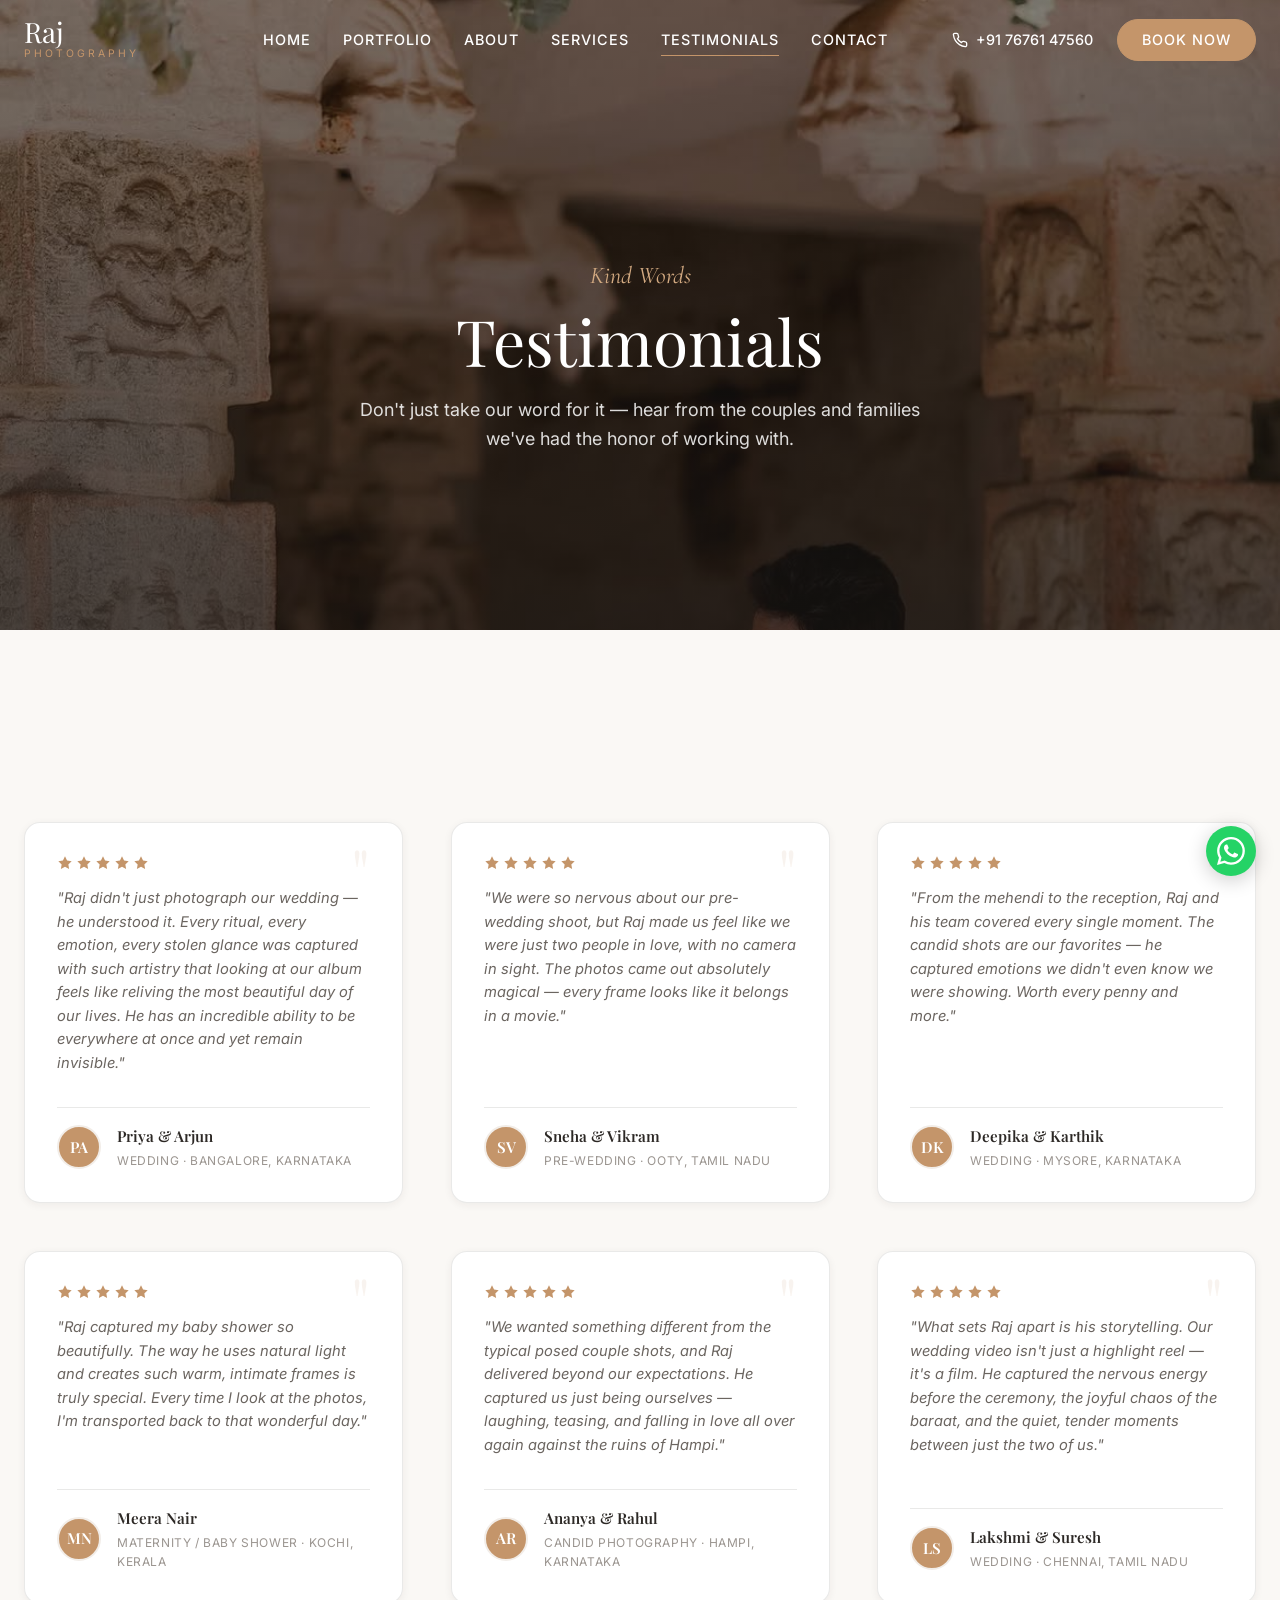
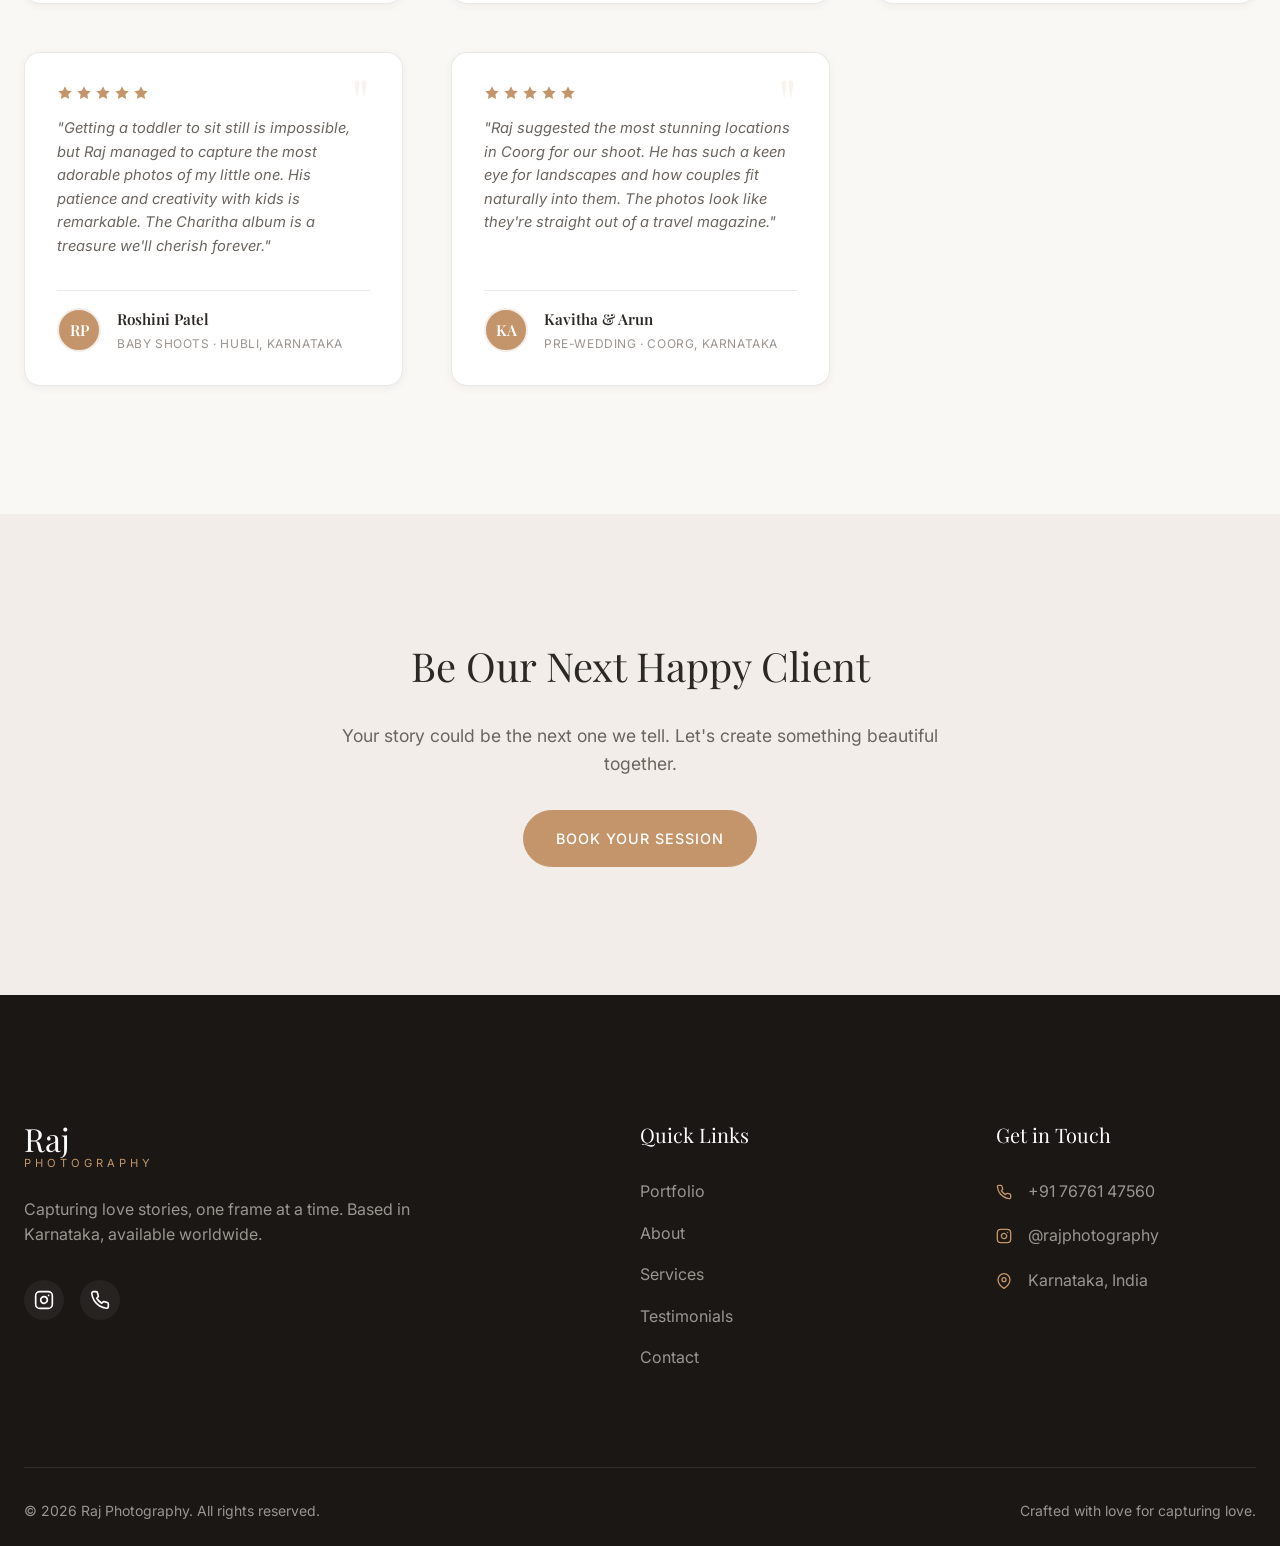
<file: testimonials.html>
<!DOCTYPE html>
<html lang="en">
<head>
    <meta charset="UTF-8">
    <meta name="viewport" content="width=device-width, initial-scale=1.0">
    <meta name="description" content="Read what our clients say about working with Raj Photography. Heartfelt reviews from happy couples across India.">
    <title>Testimonials — Raj Photography</title>
    <link rel="icon" href="favicon.ico" type="image/x-icon">
    <link rel="preconnect" href="https://fonts.googleapis.com">
    <link rel="preconnect" href="https://fonts.gstatic.com" crossorigin>
    <link href="https://fonts.googleapis.com/css2?family=Playfair+Display:ital,wght@0,400;0,500;0,600;0,700;0,800;1,400;1,500;1,600;1,700&family=Inter:wght@300;400;500;600&family=Cormorant+Garamond:ital,wght@0,400;0,500;0,600;1,400;1,500;1,600&display=swap" rel="stylesheet">
    <link rel="stylesheet" href="css/variables.css">
    <link rel="stylesheet" href="css/global.css">
    <link rel="stylesheet" href="css/navbar.css">
    <link rel="stylesheet" href="css/testimonials.css">
</head>
<body>

    <!-- ========== NAVBAR ========== -->
    <header class="navbar" id="navbar">
        <div class="navbar__inner container">
            <a href="index.html" class="navbar__logo" aria-label="Raj Photography Home">
                <span class="navbar__logo-text">Raj</span>
                <span class="navbar__logo-sub">Photography</span>
            </a>
            <nav class="navbar__nav" id="navMenu" aria-label="Main navigation">
                <ul class="navbar__links">
                    <li><a href="index.html" class="navbar__link">Home</a></li>
                    <li><a href="portfolio.html" class="navbar__link">Portfolio</a></li>
                    <li><a href="about.html" class="navbar__link">About</a></li>
                    <li><a href="services.html" class="navbar__link">Services</a></li>
                    <li><a href="testimonials.html" class="navbar__link active">Testimonials</a></li>
                    <li><a href="contact.html" class="navbar__link">Contact</a></li>
                </ul>
                <div class="navbar__actions">
                    <a href="tel:+917676147560" class="navbar__phone" aria-label="Call us">
                        <svg width="16" height="16" viewBox="0 0 24 24" fill="none" stroke="currentColor" stroke-width="2" stroke-linecap="round" stroke-linejoin="round"><path d="M22 16.92v3a2 2 0 0 1-2.18 2 19.79 19.79 0 0 1-8.63-3.07 19.5 19.5 0 0 1-6-6 19.79 19.79 0 0 1-3.07-8.67A2 2 0 0 1 4.11 2h3a2 2 0 0 1 2 1.72 12.84 12.84 0 0 0 .7 2.81 2 2 0 0 1-.45 2.11L8.09 9.91a16 16 0 0 0 6 6l1.27-1.27a2 2 0 0 1 2.11-.45 12.84 12.84 0 0 0 2.81.7A2 2 0 0 1 22 16.92z"></path></svg>
                        <span>+91 76761 47560</span>
                    </a>
                    <a href="contact.html" class="btn btn-primary navbar__cta">Book Now</a>
                </div>
            </nav>
            <button class="navbar__hamburger" id="navToggle" aria-label="Toggle navigation menu" aria-expanded="false">
                <span class="navbar__hamburger-line"></span>
                <span class="navbar__hamburger-line"></span>
                <span class="navbar__hamburger-line"></span>
            </button>
        </div>
    </header>

    <main>
        <!-- ========== PAGE HERO ========== -->
        <section class="page-hero" id="page-hero">
            <div class="page-hero__bg">
                <img src="assets/images/services/pre-post-wedding/08.jpg" alt="Happy couple — client testimonials for Raj Photography" loading="eager" style="object-position: center 20%;">
            </div>
            <div class="page-hero__overlay"></div>
            <div class="page-hero__content container">
                <p class="page-hero__subtitle reveal" data-reveal="fade-up">Kind Words</p>
                <h1 class="page-hero__title reveal" data-reveal="fade-up" data-delay="100">Testimonials</h1>
                <p class="page-hero__desc reveal" data-reveal="fade-up" data-delay="200">Don't just take our word for it — hear from the couples and families we've had the honor of working with.</p>
            </div>
        </section>

        <!-- ========== TESTIMONIALS GRID ========== -->
        <section class="testimonials-grid section-padding" id="testimonialsGrid">
            <div class="container">
                <!-- Testimonial cards injected dynamically by main.js using renderTestimonial -->
                <div class="testimonials-grid__cards" id="testimonialCards"></div>
            </div>
        </section>

        <!-- ========== CTA ========== -->
        <section class="testimonials-cta section-padding">
            <div class="container">
                <div class="testimonials-cta__inner reveal" data-reveal="fade-up">
                    <h2>Be Our Next Happy Client</h2>
                    <p>Your story could be the next one we tell. Let's create something beautiful together.</p>
                    <a href="contact.html" class="btn btn-primary">Book Your Session</a>
                </div>
            </div>
        </section>
    </main>

    <!-- ========== FOOTER ========== -->
    <footer class="footer" id="footer">
        <div class="container">
            <div class="footer__grid">
                <div class="footer__brand">
                    <a href="index.html" class="footer__logo">
                        <span class="footer__logo-text">Raj</span>
                        <span class="footer__logo-sub">Photography</span>
                    </a>
                    <p class="footer__tagline">Capturing love stories, one frame at a time. Based in Karnataka, available worldwide.</p>
                    <div class="footer__social">
                        <a href="https://www.instagram.com/raj_photography767/?hl=en" target="_blank" rel="noopener noreferrer" class="footer__social-link" aria-label="Follow us on Instagram"><svg width="20" height="20" viewBox="0 0 24 24" fill="none" stroke="currentColor" stroke-width="2" stroke-linecap="round" stroke-linejoin="round"><rect x="2" y="2" width="20" height="20" rx="5" ry="5"></rect><path d="M16 11.37A4 4 0 1 1 12.63 8 4 4 0 0 1 16 11.37z"></path><line x1="17.5" y1="6.5" x2="17.51" y2="6.5"></line></svg></a>
                        <a href="tel:+917676147560" class="footer__social-link" aria-label="Call us"><svg width="20" height="20" viewBox="0 0 24 24" fill="none" stroke="currentColor" stroke-width="2" stroke-linecap="round" stroke-linejoin="round"><path d="M22 16.92v3a2 2 0 0 1-2.18 2 19.79 19.79 0 0 1-8.63-3.07 19.5 19.5 0 0 1-6-6 19.79 19.79 0 0 1-3.07-8.67A2 2 0 0 1 4.11 2h3a2 2 0 0 1 2 1.72 12.84 12.84 0 0 0 .7 2.81 2 2 0 0 1-.45 2.11L8.09 9.91a16 16 0 0 0 6 6l1.27-1.27a2 2 0 0 1 2.11-.45 12.84 12.84 0 0 0 2.81.7A2 2 0 0 1 22 16.92z"></path></svg></a>
                    </div>
                </div>
                <div class="footer__links">
                    <h4 class="footer__heading">Quick Links</h4>
                    <ul>
                        <li><a href="portfolio.html">Portfolio</a></li>
                        <li><a href="about.html">About</a></li>
                        <li><a href="services.html">Services</a></li>
                        <li><a href="testimonials.html">Testimonials</a></li>
                        <li><a href="contact.html">Contact</a></li>
                    </ul>
                </div>
                <div class="footer__contact">
                    <h4 class="footer__heading">Get in Touch</h4>
                    <ul>
                        <li><a href="tel:+917676147560"><svg width="16" height="16" viewBox="0 0 24 24" fill="none" stroke="currentColor" stroke-width="2" stroke-linecap="round" stroke-linejoin="round"><path d="M22 16.92v3a2 2 0 0 1-2.18 2 19.79 19.79 0 0 1-8.63-3.07 19.5 19.5 0 0 1-6-6 19.79 19.79 0 0 1-3.07-8.67A2 2 0 0 1 4.11 2h3a2 2 0 0 1 2 1.72 12.84 12.84 0 0 0 .7 2.81 2 2 0 0 1-.45 2.11L8.09 9.91a16 16 0 0 0 6 6l1.27-1.27a2 2 0 0 1 2.11-.45 12.84 12.84 0 0 0 2.81.7A2 2 0 0 1 22 16.92z"></path></svg> +91 76761 47560</a></li>
                        <li><a href="https://www.instagram.com/raj_photography767/?hl=en" target="_blank" rel="noopener noreferrer"><svg width="16" height="16" viewBox="0 0 24 24" fill="none" stroke="currentColor" stroke-width="2" stroke-linecap="round" stroke-linejoin="round"><rect x="2" y="2" width="20" height="20" rx="5" ry="5"></rect><path d="M16 11.37A4 4 0 1 1 12.63 8 4 4 0 0 1 16 11.37z"></path><line x1="17.5" y1="6.5" x2="17.51" y2="6.5"></line></svg> @rajphotography</a></li>
                        <li><a href="#"><svg width="16" height="16" viewBox="0 0 24 24" fill="none" stroke="currentColor" stroke-width="2" stroke-linecap="round" stroke-linejoin="round"><path d="M21 10c0 7-9 13-9 13s-9-6-9-13a9 9 0 0 1 18 0z"></path><circle cx="12" cy="10" r="3"></circle></svg> Karnataka, India</a></li>
                    </ul>
                </div>
            </div>
            <div class="footer__bottom">
                <p>&copy; 2025 Raj Photography. All rights reserved.</p>
                <p>Crafted with love for capturing love.</p>
            </div>
        </div>
    </footer>

    <!-- Scripts -->
    <script src="js/data/testimonials.js"></script>
    <script src="js/components/renderTestimonial.js"></script>
    <script src="js/navbar.js"></script>
    <script src="js/scrollReveal.js"></script>
    <script src="js/main.js"></script>
    <script>
        document.addEventListener('DOMContentLoaded', function() {
            const container = document.getElementById('testimonialCards');
            if (container && window.testimonialsData && window.renderTestimonial) {
                container.innerHTML = window.testimonialsData.map((t, i) => window.renderTestimonial(t, i)).join('');
                // Re-init scroll reveal for dynamically added elements
                if (window.initScrollReveal) window.initScrollReveal();
            }
        });
    </script>
</body>
</html>
</file>
<file: css/variables.css>
/* ===== CSS CUSTOM PROPERTIES ===== */
:root {
    /* Colors - Warm, Muted, Editorial */
    --color-bg: #FAF8F5;
    --color-bg-alt: #F2EDE8;
    --color-text: #2C2825;
    --color-text-light: #6B6560;
    --color-text-lighter: #9B9590;
    --color-accent: #C4956A;
    --color-accent-dark: #A67B52;
    --color-accent-light: #D4AB82;
    --color-white: #FFFFFF;
    --color-dark: #1A1714;
    --color-dark-light: #2A2520;
    --color-overlay: rgba(26, 23, 20, 0.4);
    --color-overlay-strong: rgba(26, 23, 20, 0.65);
    --color-border: rgba(44, 40, 37, 0.1);
    --color-border-strong: rgba(44, 40, 37, 0.2);

    /* Typography */
    --font-heading: 'Playfair Display', Georgia, 'Times New Roman', serif;
    --font-body: 'Inter', -apple-system, BlinkMacSystemFont, 'Segoe UI', sans-serif;
    --font-accent: 'Cormorant Garamond', Georgia, serif;

    /* Spacing Scale */
    --space-2xs: 4px;
    --space-xs: 8px;
    --space-sm: 16px;
    --space-md: 24px;
    --space-lg: 32px;
    --space-xl: 48px;
    --space-2xl: 64px;
    --space-3xl: 96px;
    --space-4xl: 128px;

    /* Transitions */
    --transition-fast: 0.2s ease;
    --transition-base: 0.3s ease;
    --transition-smooth: 0.6s cubic-bezier(0.25, 0.46, 0.45, 0.94);
    --transition-slow: 0.8s cubic-bezier(0.25, 0.46, 0.45, 0.94);

    /* Border Radius */
    --radius-sm: 4px;
    --radius-md: 8px;
    --radius-lg: 16px;
    --radius-xl: 24px;
    --radius-full: 9999px;

    /* Layout */
    --max-width: 1400px;
    --nav-height: 80px;

    /* Gold & Metallic Accents */
    --color-gold: #D4AF37;
    --color-gold-light: #F4E8C1;
    --color-gold-dark: #AA820A;
    --color-gold-glow: rgba(212, 175, 55, 0.25);

    /* Glassmorphism */
    --glass-bg: rgba(255, 255, 255, 0.7);
    --glass-bg-dark: rgba(26, 23, 20, 0.75);
    --glass-border: rgba(255, 255, 255, 0.3);
    --glass-border-dark: rgba(212, 175, 55, 0.2);
    --glass-shadow: 0 8px 32px 0 rgba(31, 38, 135, 0.07);
    --glass-backdrop: blur(12px) saturate(180%);

    /* Shadows (warm-toned) */
    --shadow-sm: 0 2px 8px rgba(44, 40, 37, 0.06);
    --shadow-md: 0 4px 20px rgba(44, 40, 37, 0.1);
    --shadow-lg: 0 8px 40px rgba(44, 40, 37, 0.15);
    --shadow-xl: 0 16px 64px rgba(44, 40, 37, 0.2);
    --shadow-glow: 0 0 25px rgba(196, 149, 106, 0.35);
}
</file>
<file: css/global.css>
/* ===== RESET & BASE ===== */
*, *::before, *::after {
    box-sizing: border-box;
    margin: 0;
    padding: 0;
}

html {
    scroll-behavior: smooth;
    font-size: 16px;
}

body {
    font-family: var(--font-body);
    color: var(--color-text);
    background-color: var(--color-bg);
    line-height: 1.6;
    overflow-x: hidden;
    -webkit-font-smoothing: antialiased;
    -moz-osx-font-smoothing: grayscale;
}

body.no-scroll {
    overflow: hidden;
}

img, picture, video, canvas, svg {
    display: block;
    max-width: 100%;
    height: auto;
}

a {
    color: inherit;
    text-decoration: none;
    transition: color var(--transition-fast);
}

ul, ol {
    list-style: none;
}

button {
    font-family: inherit;
    border: none;
    background: none;
    cursor: pointer;
}

/* ===== TYPOGRAPHY ===== */
h1, h2, h3, h4, h5, h6 {
    font-family: var(--font-heading);
    font-weight: 400;
    line-height: 1.2;
    color: var(--color-dark);
}

h1 { font-size: clamp(3rem, 6vw, 5rem); }
h2 { font-size: clamp(2.25rem, 4vw, 3.5rem); }
h3 { font-size: clamp(1.5rem, 2.5vw, 2rem); }
h4 { font-size: clamp(1.25rem, 2vw, 1.5rem); }

/* ===== LAYOUT & UTILITIES ===== */
.container {
    width: 100%;
    max-width: var(--max-width);
    margin: 0 auto;
    padding: 0 var(--space-md);
}

.section-padding {
    padding: var(--space-4xl) 0;
}

@media (max-width: 768px) {
    .section-padding {
        padding: var(--space-3xl) 0;
    }
}

/* ===== BUTTONS ===== */
.btn {
    display: inline-flex;
    align-items: center;
    justify-content: center;
    padding: var(--space-sm) var(--space-lg);
    font-family: var(--font-body);
    font-size: 0.9rem;
    font-weight: 500;
    letter-spacing: 1px;
    text-transform: uppercase;
    border-radius: var(--radius-full);
    transition: all var(--transition-base);
    cursor: pointer;
}

.btn-primary {
    background-color: var(--color-accent);
    color: var(--color-white);
    border: 1px solid var(--color-accent);
}

.btn-primary:hover,
.btn-primary:focus {
    background-color: var(--color-dark);
    border-color: var(--color-dark);
}

.btn-outline {
    background-color: transparent;
    color: var(--color-text);
    border: 1px solid currentColor;
}

.btn-outline:hover,
.btn-outline:focus {
    background-color: var(--color-text);
    color: var(--color-bg);
}

/* ===== SECTION HEADERS ===== */
.section-header {
    text-align: center;
    margin-bottom: var(--space-3xl);
    max-width: 800px;
    margin-inline: auto;
}

.section-subtitle {
    font-family: var(--font-accent);
    font-size: 1.25rem;
    font-style: italic;
    color: var(--color-accent);
    margin-bottom: var(--space-xs);
}

.section-desc {
    color: var(--color-text-light);
    margin-top: var(--space-md);
    font-size: 1.125rem;
}

/* ===== FOOTER ===== */
.footer {
    background-color: var(--color-dark);
    color: var(--color-white);
    padding: var(--space-4xl) 0 var(--space-md);
}

.footer__grid {
    display: grid;
    grid-template-columns: 2fr 1fr 1fr;
    gap: var(--space-3xl);
    margin-bottom: var(--space-3xl);
}

@media (max-width: 992px) {
    .footer__grid {
        grid-template-columns: 1fr 1fr;
    }
    .footer__brand {
        grid-column: 1 / -1;
    }
}

@media (max-width: 576px) {
    .footer__grid {
        grid-template-columns: 1fr;
        gap: var(--space-2xl);
    }
}

.footer__brand {
    max-width: 400px;
}

.footer__logo {
    display: inline-flex;
    flex-direction: column;
    margin-bottom: var(--space-md);
}

.footer__logo-text {
    font-family: var(--font-heading);
    font-size: 2rem;
    line-height: 1;
}

.footer__logo-sub {
    font-family: var(--font-body);
    font-size: 0.7rem;
    letter-spacing: 4px;
    text-transform: uppercase;
    color: var(--color-accent);
}

.footer__tagline {
    color: var(--color-text-lighter);
    margin-bottom: var(--space-lg);
}

.footer__social {
    display: flex;
    gap: var(--space-sm);
}

.footer__social-link {
    display: flex;
    align-items: center;
    justify-content: center;
    width: 40px;
    height: 40px;
    border-radius: 50%;
    background-color: rgba(255, 255, 255, 0.05);
    color: var(--color-white);
    transition: all var(--transition-base);
}

.footer__social-link:hover {
    background-color: var(--color-accent);
    transform: translateY(-3px);
}

.footer__heading {
    font-family: var(--font-heading);
    font-size: 1.25rem;
    margin-bottom: var(--space-lg);
    color: var(--color-white);
}

.footer__links ul,
.footer__contact ul {
    display: flex;
    flex-direction: column;
    gap: var(--space-sm);
}

.footer__links a,
.footer__contact a {
    color: var(--color-text-lighter);
    display: inline-flex;
    align-items: center;
    gap: var(--space-sm);
    transition: color var(--transition-fast);
}

.footer__links a:hover,
.footer__contact a:hover {
    color: var(--color-accent);
}

.footer__contact svg {
    color: var(--color-accent);
    flex-shrink: 0;
}

.footer__bottom {
    padding-top: var(--space-lg);
    border-top: 1px solid rgba(255, 255, 255, 0.1);
    display: flex;
    justify-content: space-between;
    align-items: center;
    color: var(--color-text-lighter);
    font-size: 0.875rem;
}

@media (max-width: 768px) {
    .footer__bottom {
        flex-direction: column;
        gap: var(--space-sm);
        text-align: center;
    }
}

/* ===== PAGE HERO ===== */
.page-hero {
    position: relative;
    height: 70vh;
    min-height: 480px;
    max-height: 750px;
    display: flex;
    align-items: center;
    justify-content: center;
    overflow: hidden;
    color: var(--color-white);
}

@media (max-width: 768px) {
    .page-hero {
        height: 55vh;
        min-height: 380px;
    }
}

.page-hero__bg {
    position: absolute;
    inset: 0;
    z-index: 1;
}

.page-hero__bg img {
    width: 100%;
    height: 100%;
    object-fit: cover;
    object-position: center 30%;
}

.page-hero__overlay {
    position: absolute;
    inset: 0;
    background: linear-gradient(
        to bottom,
        rgba(26, 23, 20, 0.4) 0%,
        rgba(26, 23, 20, 0.7) 100%
    );
    z-index: 2;
}

.page-hero__content {
    position: relative;
    z-index: 3;
    text-align: center;
    max-width: 800px;
    padding-top: var(--nav-height);
}

.page-hero__subtitle {
    font-family: var(--font-accent);
    font-size: 1.5rem;
    font-style: italic;
    color: var(--color-accent-light);
    margin-bottom: var(--space-xs);
}

.page-hero__title {
    color: var(--color-white);
    font-size: clamp(2.5rem, 5vw, 4.5rem);
    margin-bottom: var(--space-sm);
}

.page-hero__desc {
    color: rgba(255, 255, 255, 0.85);
    font-size: 1.125rem;
    max-width: 600px;
    margin-inline: auto;
}

/* ===== SCROLL REVEAL ANIMATIONS ===== */
.reveal {
    opacity: 0;
    transform: translateY(30px);
    transition: opacity var(--transition-slow), transform var(--transition-slow);
    will-change: opacity, transform;
}

.reveal[data-reveal="fade-right"] {
    transform: translateX(-30px);
}

.reveal[data-reveal="fade-left"] {
    transform: translateX(30px);
}

.reveal.active {
    opacity: 1;
    transform: translate(0, 0);
}

.reveal[data-delay="100"] { transition-delay: 100ms; }
.reveal[data-delay="200"] { transition-delay: 200ms; }
.reveal[data-delay="300"] { transition-delay: 300ms; }
.reveal[data-delay="400"] { transition-delay: 400ms; }
.reveal[data-delay="500"] { transition-delay: 500ms; }

/* ===== FLOATING WHATSAPP & BACK TO TOP BUTTONS ===== */
.floating-actions {
    position: fixed;
    bottom: 24px;
    right: 24px;
    display: flex;
    flex-direction: column;
    gap: 12px;
    z-index: 1000;
}

.float-btn {
    width: 50px;
    height: 50px;
    border-radius: 50%;
    display: flex;
    align-items: center;
    justify-content: center;
    color: var(--color-white);
    box-shadow: 0 4px 20px rgba(0, 0, 0, 0.2);
    transition: transform var(--transition-base), box-shadow var(--transition-base);
    text-decoration: none;
}

.float-btn:hover {
    transform: translateY(-4px) scale(1.05);
    box-shadow: 0 8px 25px rgba(0, 0, 0, 0.3);
}

.float-whatsapp {
    background: #25D366;
    animation: floatPulse 2.5s infinite ease-in-out;
}

@keyframes floatPulse {
    0%, 100% { box-shadow: 0 0 0 0 rgba(37, 211, 102, 0.5); }
    50% { box-shadow: 0 0 0 14px rgba(37, 211, 102, 0); }
}

/* ===== SOFTWARE & TECH STACK SECTION ===== */
.software-stack {
    background-color: var(--color-dark);
    color: var(--color-white);
    position: relative;
    overflow: hidden;
}

.software-stack::before {
    content: '';
    position: absolute;
    top: -50%;
    right: -20%;
    width: 600px;
    height: 600px;
    background: radial-gradient(circle, rgba(196, 149, 106, 0.15) 0%, rgba(26, 23, 20, 0) 70%);
    pointer-events: none;
}

.software-stack .section-subtitle {
    color: var(--color-gold-light);
}

.software-stack h2 {
    color: var(--color-white);
}

.software-grid {
    display: grid;
    grid-template-columns: repeat(auto-fit, minmax(300px, 1fr));
    gap: var(--space-lg);
    margin-top: var(--space-2xl);
}

.software-card {
    background: var(--glass-bg-dark);
    border: 1px solid var(--glass-border-dark);
    backdrop-filter: var(--glass-backdrop);
    -webkit-backdrop-filter: var(--glass-backdrop);
    padding: var(--space-xl);
    border-radius: var(--radius-lg);
    transition: transform var(--transition-smooth), border-color var(--transition-base), box-shadow var(--transition-base);
    position: relative;
    overflow: hidden;
}

.software-card:hover {
    transform: translateY(-8px);
    border-color: var(--color-accent);
    box-shadow: 0 12px 30px rgba(0, 0, 0, 0.4), var(--shadow-glow);
}

.software-card__header {
    display: flex;
    align-items: center;
    gap: var(--space-md);
    margin-bottom: var(--space-md);
}

.software-card__icon {
    width: 48px;
    height: 48px;
    border-radius: var(--radius-md);
    background: linear-gradient(135deg, rgba(196, 149, 106, 0.2), rgba(212, 175, 55, 0.05));
    border: 1px solid rgba(196, 149, 106, 0.3);
    display: flex;
    align-items: center;
    justify-content: center;
    color: var(--color-accent-light);
    flex-shrink: 0;
}

.software-card__title {
    font-size: 1.25rem;
    font-weight: 600;
    color: var(--color-white);
}

.software-card__tag {
    font-size: 0.75rem;
    letter-spacing: 1px;
    text-transform: uppercase;
    color: var(--color-accent-light);
    opacity: 0.8;
}

.software-card__desc {
    color: rgba(255, 255, 255, 0.75);
    font-size: 0.95rem;
    line-height: 1.6;
    margin-bottom: var(--space-md);
}

.software-card__features {
    display: flex;
    flex-wrap: wrap;
    gap: var(--space-xs);
}

.software-badge {
    font-size: 0.75rem;
    padding: 4px 12px;
    border-radius: var(--radius-full);
    background: rgba(255, 255, 255, 0.06);
    border: 1px solid rgba(255, 255, 255, 0.1);
    color: rgba(255, 255, 255, 0.85);
}

/* WORKFLOW STEPS */
.workflow-pipeline {
    margin-top: var(--space-3xl);
    padding-top: var(--space-2xl);
    border-top: 1px solid rgba(255, 255, 255, 0.1);
}

.workflow-grid {
    display: grid;
    grid-template-columns: repeat(auto-fit, minmax(200px, 1fr));
    gap: var(--space-md);
    margin-top: var(--space-lg);
}

.workflow-step {
    background: rgba(255, 255, 255, 0.03);
    border: 1px solid rgba(255, 255, 255, 0.06);
    padding: var(--space-md);
    border-radius: var(--radius-md);
    text-align: center;
}

.workflow-num {
    font-family: var(--font-heading);
    font-size: 1.75rem;
    color: var(--color-accent);
    margin-bottom: var(--space-2xs);
}

.workflow-title {
    font-size: 0.95rem;
    font-weight: 500;
    color: var(--color-white);
}

/* ===== BEFORE / AFTER COMPARISON SLIDER ===== */
.before-after-section {
    background-color: var(--color-bg-alt);
}

.ba-slider {
    position: relative;
    max-width: 1000px;
    height: 550px;
    margin: 0 auto;
    border-radius: var(--radius-lg);
    overflow: hidden;
    box-shadow: var(--shadow-xl);
    user-select: none;
    touch-action: none;
}

@media (max-width: 768px) {
    .ba-slider {
        height: 380px;
    }
}

.ba-image {
    position: absolute;
    top: 0;
    left: 0;
    width: 100%;
    height: 100%;
}

.ba-image img {
    width: 100%;
    height: 100%;
    object-fit: cover;
    pointer-events: none;
}

.ba-before {
    z-index: 2;
    width: 50%;
    overflow: hidden;
    border-right: 2px solid var(--color-white);
}

.ba-before img {
    /* Keep image full width inside clipped container */
    max-width: none;
}

.ba-label {
    position: absolute;
    top: 20px;
    padding: 6px 16px;
    background: rgba(26, 23, 20, 0.7);
    backdrop-filter: blur(8px);
    color: var(--color-white);
    font-size: 0.8rem;
    font-weight: 600;
    letter-spacing: 1px;
    text-transform: uppercase;
    border-radius: var(--radius-full);
    z-index: 3;
}

.ba-label--before { left: 20px; }
.ba-label--after { right: 20px; }

.ba-handle {
    position: absolute;
    top: 0;
    bottom: 0;
    left: 50%;
    width: 4px;
    background: var(--color-white);
    z-index: 4;
    cursor: ew-resize;
    transform: translateX(-50%);
}

.ba-handle-circle {
    position: absolute;
    top: 50%;
    left: 50%;
    width: 44px;
    height: 44px;
    background: var(--color-white);
    color: var(--color-dark);
    border-radius: 50%;
    transform: translate(-50%, -50%);
    display: flex;
    align-items: center;
    justify-content: center;
    box-shadow: 0 4px 15px rgba(0, 0, 0, 0.3);
}
</file>
<file: css/navbar.css>
/* ===== NAVBAR ===== */
.navbar {
    position: fixed;
    top: 0;
    left: 0;
    width: 100%;
    height: var(--nav-height);
    background-color: transparent;
    z-index: 1000;
    transition: all var(--transition-base);
    color: var(--color-white);
}

.navbar--scrolled {
    background-color: rgba(250, 248, 245, 0.95); /* var(--color-bg) with opacity */
    backdrop-filter: blur(10px);
    -webkit-backdrop-filter: blur(10px);
    box-shadow: var(--shadow-sm);
    height: calc(var(--nav-height) - 10px);
    color: var(--color-dark);
}

.navbar--hidden {
    transform: translateY(-100%);
}

.navbar__inner {
    display: flex;
    align-items: center;
    justify-content: space-between;
    height: 100%;
}

/* Logo */
.navbar__logo {
    display: inline-flex;
    flex-direction: column;
    z-index: 1001; /* Keep above mobile menu */
}

.navbar__logo-text {
    font-family: var(--font-heading);
    font-size: 1.75rem;
    line-height: 1;
}

.navbar__logo-sub {
    font-family: var(--font-body);
    font-size: 0.65rem;
    letter-spacing: 3px;
    text-transform: uppercase;
    color: var(--color-accent);
}

/* Navigation */
.navbar__nav {
    display: flex;
    align-items: center;
    gap: var(--space-2xl);
}

.navbar__links {
    display: flex;
    align-items: center;
    gap: var(--space-lg);
}

.navbar__link {
    font-family: var(--font-body);
    font-size: 0.9rem;
    font-weight: 500;
    text-transform: uppercase;
    letter-spacing: 1px;
    position: relative;
    padding: var(--space-xs) 0;
}

.navbar__link::after {
    content: '';
    position: absolute;
    bottom: 0;
    left: 0;
    width: 0;
    height: 1px;
    background-color: var(--color-accent);
    transition: width var(--transition-base);
}

.navbar__link:hover::after,
.navbar__link.active::after {
    width: 100%;
}

.navbar__actions {
    display: flex;
    align-items: center;
    gap: var(--space-md);
}

.navbar__phone {
    display: flex;
    align-items: center;
    gap: var(--space-xs);
    font-weight: 500;
    font-size: 0.9rem;
    transition: color var(--transition-fast);
}

.navbar__phone:hover {
    color: var(--color-accent);
}

.navbar__cta {
    padding: var(--space-xs) var(--space-md);
}

/* Hamburger Menu */
.navbar__hamburger {
    display: none;
    flex-direction: column;
    justify-content: space-between;
    width: 30px;
    height: 20px;
    z-index: 1001;
    color: inherit;
}

.navbar__hamburger-line {
    width: 100%;
    height: 2px;
    background-color: currentColor;
    transition: var(--transition-base);
    transform-origin: left center;
}

/* Mobile Navigation */
@media (max-width: 992px) {
    .navbar__nav {
        position: fixed;
        top: 0;
        left: 0;
        width: 100%;
        height: 100vh;
        background-color: var(--color-bg);
        flex-direction: column;
        justify-content: center;
        padding: var(--space-2xl);
        transform: translateY(-100%);
        transition: transform var(--transition-smooth);
        color: var(--color-dark); /* Mobile menu is always light bg */
        opacity: 0;
        visibility: hidden;
    }

    .navbar__nav--open {
        transform: translateY(0);
        opacity: 1;
        visibility: visible;
    }

    .navbar__links {
        flex-direction: column;
        align-items: center;
        gap: var(--space-md);
        margin-bottom: var(--space-2xl);
    }

    .navbar__link {
        font-size: 1.5rem;
        font-family: var(--font-heading);
        text-transform: none;
    }

    .navbar__actions {
        flex-direction: column;
    }

    .navbar__hamburger {
        display: flex;
    }

    .navbar__hamburger--active .navbar__hamburger-line:nth-child(1) {
        transform: rotate(45deg);
    }
    
    .navbar__hamburger--active .navbar__hamburger-line:nth-child(2) {
        opacity: 0;
    }
    
    .navbar__hamburger--active .navbar__hamburger-line:nth-child(3) {
        transform: rotate(-45deg);
    }

    .navbar__nav--open ~ .navbar__logo {
        color: var(--color-dark);
    }
    
    .navbar__nav--open ~ .navbar__hamburger {
        color: var(--color-dark);
    }
}
</file>
<file: css/home.css>
/* ===== HERO SECTION ===== */
.hero {
    position: relative;
    height: 100vh;
    min-height: 600px;
    display: flex;
    align-items: center;
    justify-content: center;
    color: var(--color-white);
    overflow: hidden;
}

.hero__slider {
    position: absolute;
    top: 0;
    left: 0;
    width: 100%;
    height: 100%;
    z-index: -2;
}

.hero__slide {
    position: absolute;
    top: 0;
    left: 0;
    width: 100%;
    height: 100%;
    opacity: 0;
    transition: opacity 1.5s ease;
}

.hero__slide.active {
    opacity: 1;
}

.hero__image {
    width: 100%;
    height: 100%;
    object-fit: cover;
    object-position: center 20%;
}

.hero__slide.active .hero__image {
    animation: zoomIn 10s ease-out infinite alternate;
}

@keyframes zoomIn {
    0% { transform: scale(1); }
    100% { transform: scale(1.1); }
}

.hero__overlay {
    position: absolute;
    top: 0;
    left: 0;
    width: 100%;
    height: 100%;
    background: linear-gradient(to bottom, rgba(26, 23, 20, 0.4), rgba(26, 23, 20, 0.7));
    z-index: -1;
}

.hero__content {
    text-align: center;
    max-width: 900px;
    padding-top: var(--nav-height);
}

.hero__subtitle {
    font-family: var(--font-accent);
    font-size: clamp(1.25rem, 2.5vw, 1.75rem);
    font-style: italic;
    color: var(--color-accent-light);
    margin-bottom: var(--space-sm);
}

.hero__title {
    color: var(--color-white);
    font-size: clamp(3.5rem, 8vw, 6rem);
    margin-bottom: var(--space-md);
    text-shadow: 0 4px 20px rgba(0,0,0,0.3);
}

.hero__tagline {
    font-size: clamp(1.125rem, 2vw, 1.5rem);
    max-width: 600px;
    margin: 0 auto var(--space-xl);
    font-weight: 300;
}

.hero__cta {
    display: flex;
    justify-content: center;
    gap: var(--space-md);
}

@media (max-width: 576px) {
    .hero {
        min-height: 520px;
    }

    .hero__cta {
        flex-direction: column;
        align-items: center;
        width: 100%;
        max-width: 280px;
        margin: 0 auto;
    }

    .hero__cta .btn {
        width: 100%;
    }
}

.hero__cta .btn-outline {
    color: var(--color-white);
    border-color: rgba(255, 255, 255, 0.5);
}

.hero__cta .btn-outline:hover {
    border-color: var(--color-white);
    background-color: var(--color-white);
    color: var(--color-dark);
}

.hero__scroll-indicator {
    position: absolute;
    bottom: var(--space-lg);
    left: 50%;
    transform: translateX(-50%);
    display: flex;
    flex-direction: column;
    align-items: center;
    gap: var(--space-sm);
    font-size: 0.8rem;
    letter-spacing: 2px;
    text-transform: uppercase;
    opacity: 0.8;
}

.hero__scroll-line {
    width: 1px;
    height: 60px;
    background-color: rgba(255, 255, 255, 0.3);
    position: relative;
    overflow: hidden;
}

.hero__scroll-line::after {
    content: '';
    position: absolute;
    top: 0;
    left: 0;
    width: 100%;
    height: 50%;
    background-color: var(--color-white);
    animation: scrollDown 2s infinite;
}

@keyframes scrollDown {
    0% { transform: translateY(-100%); }
    100% { transform: translateY(200%); }
}

@media (max-height: 750px) {
    .hero__scroll-indicator {
        display: none;
    }
}

/* ===== FEATURED WORK ===== */
.featured {
    background-color: var(--color-bg);
}

.featured__grid {
    display: grid;
    grid-template-columns: repeat(3, 1fr);
    grid-auto-rows: 350px;
    gap: var(--space-sm);
    margin-bottom: var(--space-3xl);
}

@media (max-width: 992px) {
    .featured__grid {
        grid-template-columns: repeat(2, 1fr);
    }
}

@media (max-width: 576px) {
    .featured__grid {
        grid-template-columns: 1fr;
        grid-auto-rows: 300px;
    }
}

.featured__item {
    position: relative;
    border-radius: var(--radius-md);
    overflow: hidden;
    display: block;
}

.featured__item--large {
    grid-column: span 2;
    grid-row: span 2;
}

.featured__item--wide {
    grid-column: span 2;
}

@media (max-width: 992px) {
    .featured__item--large,
    .featured__item--wide {
        grid-column: span 1;
    }
    .featured__item--large {
        grid-row: span 1;
    }
}

.featured__image-wrap {
    width: 100%;
    height: 100%;
}

.featured__image-wrap img {
    width: 100%;
    height: 100%;
    object-fit: cover;
    transition: transform var(--transition-slow);
}

.featured__item:hover .featured__image-wrap img {
    transform: scale(1.05);
}

.featured__overlay {
    position: absolute;
    inset: 0;
    background: linear-gradient(to top, rgba(26, 23, 20, 0.8) 0%, rgba(26, 23, 20, 0) 50%);
    padding: var(--space-lg);
    display: flex;
    flex-direction: column;
    justify-content: flex-end;
    color: var(--color-white);
}

.featured__tag {
    font-size: 0.8rem;
    text-transform: uppercase;
    letter-spacing: 2px;
    color: var(--color-accent-light);
    margin-bottom: var(--space-xs);
    opacity: 0;
    transform: translateY(10px);
    transition: all var(--transition-base);
}

.featured__name {
    color: var(--color-white);
    font-size: 1.5rem;
    opacity: 0;
    transform: translateY(10px);
    transition: all var(--transition-base) 0.1s;
}

.featured__item:hover .featured__tag,
.featured__item:hover .featured__name {
    opacity: 1;
    transform: translateY(0);
}

.featured__more {
    text-align: center;
}

/* ===== SERVICES PREVIEW ===== */
.services-preview {
    background-color: var(--color-bg-alt);
    overflow: hidden;
}

.services-preview__scroll {
    display: flex;
    gap: var(--space-lg);
    margin-bottom: var(--space-3xl);
    overflow-x: auto;
    padding-bottom: var(--space-md);
    scroll-snap-type: x mandatory;
    scrollbar-width: none;
}

.services-preview__scroll::-webkit-scrollbar {
    display: none;
}

.services-preview__card {
    flex: 0 0 300px;
    scroll-snap-align: start;
    text-align: center;
    display: block;
}

@media (max-width: 576px) {
    .services-preview__card {
        flex: 0 0 85vw;
    }
}

.services-preview__image {
    border-radius: 50% 50% 0 0;
    overflow: hidden;
    aspect-ratio: 3/4;
    margin-bottom: var(--space-md);
}

.services-preview__image img {
    width: 100%;
    height: 100%;
    object-fit: cover;
    transition: transform var(--transition-slow);
}

.services-preview__card:hover .services-preview__image img {
    transform: scale(1.05);
}

.services-preview__card h3 {
    margin-bottom: var(--space-xs);
    font-size: 1.5rem;
}

.services-preview__card p {
    color: var(--color-text-light);
}

.services-preview__more {
    text-align: center;
}

/* ===== ABOUT PREVIEW ===== */
.about-preview {
    background-color: var(--color-bg);
}

.about-preview__grid {
    display: grid;
    grid-template-columns: 1fr 1fr;
    gap: var(--space-4xl);
    align-items: center;
}

@media (max-width: 992px) {
    .about-preview__grid {
        grid-template-columns: 1fr;
        gap: var(--space-2xl);
    }
}

.about-preview__image {
    position: relative;
    border-radius: var(--radius-md);
    overflow: hidden;
}

.about-preview__image::before {
    content: '';
    display: block;
    padding-top: 120%;
}

.about-preview__image img {
    position: absolute;
    top: 0;
    left: 0;
    width: 100%;
    height: 100%;
    object-fit: cover;
}

.about-preview__content .section-subtitle {
    margin-bottom: var(--space-xs);
}

.about-preview__content h2 {
    margin-bottom: var(--space-xl);
}

.about-preview__quote {
    font-family: var(--font-accent);
    font-size: 1.5rem;
    line-height: 1.4;
    color: var(--color-dark);
    margin-bottom: var(--space-lg);
    border-left: 2px solid var(--color-accent);
    padding-left: var(--space-md);
}

.about-preview__text {
    color: var(--color-text-light);
    margin-bottom: var(--space-xl);
}

/* ===== STATS COUNTER ===== */
.stats {
    background-color: var(--color-dark);
    color: var(--color-white);
    padding: var(--space-3xl) 0;
}

.stats__grid {
    display: grid;
    grid-template-columns: repeat(4, 1fr);
    gap: var(--space-lg);
    text-align: center;
}

@media (max-width: 768px) {
    .stats__grid {
        grid-template-columns: repeat(2, 1fr);
        gap: var(--space-2xl);
    }
}

.stats__item {
    display: flex;
    flex-direction: column;
    align-items: center;
}

.stats__number {
    font-family: var(--font-heading);
    font-size: 3.5rem;
    line-height: 1;
    color: var(--color-accent);
}

.stats__plus {
    font-family: var(--font-heading);
    font-size: 2.5rem;
    color: var(--color-accent);
    margin-left: 4px;
}

.stats__label {
    font-size: 0.9rem;
    text-transform: uppercase;
    letter-spacing: 2px;
    margin-top: var(--space-sm);
    color: var(--color-text-lighter);
}

/* ===== TESTIMONIAL PREVIEW ===== */
.testimonial-preview {
    background-color: var(--color-bg);
    text-align: center;
}

.testimonial-preview__inner {
    max-width: 800px;
    margin: 0 auto;
    display: flex;
    flex-direction: column;
    align-items: center;
}

.testimonial-preview__quote-mark {
    font-family: var(--font-heading);
    font-size: 6rem;
    line-height: 1;
    color: var(--color-accent-light);
    opacity: 0.3;
    margin-bottom: -1rem;
}

.testimonial-preview__quote {
    font-family: var(--font-accent);
    font-size: clamp(1.5rem, 3vw, 2rem);
    line-height: 1.4;
    color: var(--color-dark);
    margin-bottom: var(--space-xl);
}

.testimonial-preview__attribution {
    display: flex;
    flex-direction: column;
    align-items: center;
    gap: var(--space-xs);
    margin-bottom: var(--space-2xl);
}

.testimonial-preview__name {
    font-weight: 600;
    text-transform: uppercase;
    letter-spacing: 1px;
}

.testimonial-preview__location {
    font-size: 0.9rem;
    color: var(--color-text-light);
}

/* ===== CTA BANNER ===== */
.cta-banner {
    position: relative;
    padding: var(--space-4xl) 0;
    display: flex;
    align-items: center;
    justify-content: center;
    text-align: center;
    color: var(--color-white);
    overflow: hidden;
}

.cta-banner__bg {
    position: absolute;
    top: 0;
    left: 0;
    width: 100%;
    height: 100%;
    object-fit: cover;
    object-position: center 17%;
    z-index: -2;
}

.cta-banner__overlay {
    position: absolute;
    top: 0;
    left: 0;
    width: 100%;
    height: 100%;
    background-color: var(--color-overlay-strong);
    z-index: -1;
}

.cta-banner__content {
    max-width: 700px;
}

.cta-banner__subtitle {
    font-family: var(--font-accent);
    font-size: 1.5rem;
    font-style: italic;
    color: var(--color-accent-light);
    margin-bottom: var(--space-sm);
}

.cta-banner__title {
    color: var(--color-white);
    margin-bottom: var(--space-lg);
}

.cta-banner__text {
    font-size: 1.125rem;
    margin-bottom: var(--space-xl);
    opacity: 0.9;
}

.cta-banner__actions {
    display: flex;
    justify-content: center;
    gap: var(--space-md);
}

@media (max-width: 576px) {
    .cta-banner__actions {
        flex-direction: column;
    }
}

.cta-banner__phone {
    display: inline-flex;
    align-items: center;
    gap: var(--space-xs);
    color: var(--color-white);
    border-color: rgba(255, 255, 255, 0.5);
}

.cta-banner__phone:hover {
    background-color: var(--color-white);
    color: var(--color-dark);
}

/* ===== INTERACTIVE DATE CHECKER & CLIENT CONSULTATION WIDGET ===== */
.quick-inquiry-section {
    background-color: var(--color-dark);
    color: var(--color-white);
    position: relative;
    overflow: hidden;
}

.quick-inquiry-box {
    background: var(--glass-bg-dark);
    border: 1px solid var(--glass-border-dark);
    backdrop-filter: var(--glass-backdrop);
    -webkit-backdrop-filter: var(--glass-backdrop);
    border-radius: var(--radius-xl);
    padding: var(--space-2xl);
    max-width: 950px;
    margin: 0 auto;
    box-shadow: 0 20px 50px rgba(0, 0, 0, 0.5);
}

.quick-inquiry-form {
    display: grid;
    grid-template-columns: repeat(auto-fit, minmax(200px, 1fr));
    gap: var(--space-md);
    align-items: end;
}

.quick-inquiry-field {
    display: flex;
    flex-direction: column;
    gap: 8px;
}

.quick-inquiry-field label {
    font-size: 0.8rem;
    letter-spacing: 1px;
    text-transform: uppercase;
    color: var(--color-gold-light);
    font-weight: 600;
}

.quick-inquiry-field input,
.quick-inquiry-field select {
    background: rgba(255, 255, 255, 0.08);
    border: 1px solid rgba(255, 255, 255, 0.18);
    color: var(--color-white);
    padding: 12px 14px;
    border-radius: var(--radius-md);
    font-size: 0.95rem;
    outline: none;
    transition: border-color var(--transition-fast);
}

.quick-inquiry-field select option {
    background: var(--color-dark);
    color: var(--color-white);
}

.quick-inquiry-field input:focus,
.quick-inquiry-field select:focus {
    border-color: var(--color-accent);
}

.quick-inquiry-submit {
    width: 100%;
    height: 48px;
    font-size: 0.85rem;
}

/* ===== CLIENT FAQ ACCORDION ===== */
.faq-section {
    background-color: var(--color-bg);
}

.faq-list {
    max-width: 850px;
    margin: 0 auto;
    display: flex;
    flex-direction: column;
    gap: var(--space-md);
}

.faq-item {
    background: var(--color-white);
    border: 1px solid var(--color-border);
    border-radius: var(--radius-lg);
    overflow: hidden;
    transition: box-shadow var(--transition-fast), border-color var(--transition-fast);
}

.faq-item.active {
    border-color: var(--color-accent);
    box-shadow: var(--shadow-md);
}

.faq-question {
    width: 100%;
    padding: var(--space-lg);
    display: flex;
    align-items: center;
    justify-content: space-between;
    font-family: var(--font-heading);
    font-size: 1.2rem;
    color: var(--color-dark);
    text-align: left;
    cursor: pointer;
    background: transparent;
    border: none;
}

.faq-question svg {
    transition: transform var(--transition-base);
    color: var(--color-accent);
    flex-shrink: 0;
}

.faq-item.active .faq-question svg {
    transform: rotate(180deg);
}

.faq-answer {
    max-height: 0;
    overflow: hidden;
    transition: max-height var(--transition-smooth), padding var(--transition-smooth);
    padding: 0 var(--space-lg);
    color: var(--color-text-light);
    font-size: 1rem;
    line-height: 1.7;
}

.faq-item.active .faq-answer {
    max-height: 300px;
    padding: 0 var(--space-lg) var(--space-lg);
}
</file>
<file: css/about.css>
/* ==========================================================================
   ABOUT PAGE STYLES
   ========================================================================== */

/* ===== ABOUT INTRO ===== */
.about-intro__grid {
    display: grid;
    grid-template-columns: 1fr;
    gap: var(--space-2xl);
    align-items: center;
}

@media (min-width: 992px) {
    .about-intro__grid {
        grid-template-columns: 1fr 1.1fr;
        gap: var(--space-4xl);
    }
}

.about-intro__image {
    position: relative;
    border-radius: var(--radius-lg);
    overflow: hidden;
    box-shadow: var(--shadow-lg);
    aspect-ratio: 4/5;
}

.about-intro__image img {
    width: 100%;
    height: 100%;
    object-fit: cover;
}

.about-intro__image::before {
    content: '';
    position: absolute;
    inset: 0;
    border: 1px solid rgba(255, 255, 255, 0.2);
    border-radius: var(--radius-lg);
    margin: var(--space-md);
    z-index: 1;
    pointer-events: none;
}

.about-intro__content {
    display: flex;
    flex-direction: column;
    gap: var(--space-md);
}

.about-intro__content h2 {
    font-family: var(--font-heading);
    font-size: 2.5rem;
    color: var(--color-text);
    line-height: 1.2;
    margin-bottom: var(--space-sm);
}

@media (min-width: 768px) {
    .about-intro__content h2 {
        font-size: 3.5rem;
    }
}

.about-intro__lead {
    font-size: 1.2rem;
    font-weight: 500;
    color: var(--color-text);
    line-height: 1.6;
}

.about-intro__content p:not(.about-intro__lead) {
    color: var(--color-text-light);
    line-height: 1.7;
}

.about-intro__toolkit {
    margin-top: 28px;
    padding-top: 24px;
    border-top: 1px solid rgba(44, 40, 37, 0.15);
}

.about-intro__toolkit-label {
    font-size: 0.7rem;
    font-weight: 700;
    text-transform: uppercase;
    letter-spacing: 0.12em;
    color: #C4956A;
    margin-bottom: 12px;
    display: block;
}

.about-intro__toolkit-badges {
    display: flex;
    flex-wrap: wrap;
    gap: 8px;
}

.toolkit-badge {
    display: inline-flex;
    align-items: center;
    padding: 6px 14px;
    border: 1.5px solid rgba(196, 149, 106, 0.4);
    border-radius: 100px;
    font-size: 0.8rem;
    font-weight: 500;
    color: #6B6560;
    background: #F2EDE8;
    transition: border-color 0.2s ease, color 0.2s ease, background 0.2s ease;
}

.toolkit-badge:hover {
    border-color: #C4956A;
    color: #C4956A;
    background: #fff;
}


.about-philosophy {
    background-color: var(--color-bg-alt);
    text-align: center;
}

.about-philosophy__inner {
    max-width: 800px;
    margin: 0 auto;
    position: relative;
    padding: var(--space-2xl) 0;
}

.about-philosophy__quote-mark {
    font-family: var(--font-heading);
    font-size: 8rem;
    line-height: 1;
    color: var(--color-accent);
    opacity: 0.2;
    position: absolute;
    top: -20px;
    left: 50%;
    transform: translateX(-50%);
    pointer-events: none;
}

.about-philosophy__quote {
    font-family: var(--font-accent);
    font-size: 1.8rem;
    line-height: 1.4;
    color: var(--color-text);
    font-style: italic;
    margin-bottom: var(--space-lg);
    position: relative;
    z-index: 1;
}

@media (min-width: 768px) {
    .about-philosophy__quote {
        font-size: 2.5rem;
    }
}

.about-philosophy__attribution {
    font-family: var(--font-body);
    font-weight: 600;
    text-transform: uppercase;
    letter-spacing: 0.1em;
    color: var(--color-text-light);
    font-size: 0.9rem;
}

/* ===== APPROACH ===== */
.about-approach__grid {
    display: grid;
    grid-template-columns: 1fr;
    gap: var(--space-xl);
    margin-top: var(--space-2xl);
}

@media (min-width: 768px) {
    .about-approach__grid {
        grid-template-columns: repeat(3, 1fr);
        gap: var(--space-lg);
    }
}

.about-approach__card {
    background: var(--color-white);
    padding: var(--space-2xl) var(--space-lg);
    border-radius: var(--radius-lg);
    text-align: center;
    box-shadow: var(--shadow-sm);
    transition: transform var(--transition-base), box-shadow var(--transition-base);
    border: 1px solid var(--color-border);
}

.about-approach__card:hover {
    transform: translateY(-5px);
    box-shadow: var(--shadow-md);
}

.about-approach__icon {
    display: inline-flex;
    align-items: center;
    justify-content: center;
    width: 64px;
    height: 64px;
    background: var(--color-bg-alt);
    border-radius: 50%;
    color: var(--color-accent);
    margin-bottom: var(--space-lg);
}

.about-approach__card h3 {
    font-family: var(--font-heading);
    font-size: 1.5rem;
    margin-bottom: var(--space-md);
    color: var(--color-text);
}

.about-approach__card p {
    color: var(--color-text-light);
    line-height: 1.6;
    font-size: 0.95rem;
}

/* ===== IMAGE BREAK ===== */
.about-image-break {
    padding: var(--space-2xl) 0;
    overflow: hidden;
}

.about-image-break__inner {
    width: 100%;
    height: 60vh;
    min-height: 400px;
}

.about-image-break__inner img {
    width: 100%;
    height: 100%;
    object-fit: cover;
}

/* ===== JOURNEY TIMELINE ===== */
.about-journey__timeline {
    max-width: 800px;
    margin: var(--space-3xl) auto 0;
    position: relative;
}

.about-journey__timeline::before {
    content: '';
    position: absolute;
    top: 0;
    bottom: 0;
    left: 24px;
    width: 2px;
    background: var(--color-border-strong);
}

@media (min-width: 768px) {
    .about-journey__timeline::before {
        left: 50%;
        transform: translateX(-50%);
    }
}

.about-journey__item {
    position: relative;
    padding-left: 64px;
    margin-bottom: var(--space-2xl);
}

@media (min-width: 768px) {
    .about-journey__item {
        padding-left: 0;
        width: 50%;
    }
    
    .about-journey__item:nth-child(odd) {
        padding-right: 48px;
        text-align: right;
        left: 0;
    }
    
    .about-journey__item:nth-child(even) {
        padding-left: 48px;
        left: 50%;
    }
}

.about-journey__item:last-child {
    margin-bottom: 0;
}

.about-journey__year {
    position: absolute;
    top: 0;
    left: 0;
    width: 48px;
    height: 48px;
    background: var(--color-bg);
    border: 2px solid var(--color-accent);
    color: var(--color-accent);
    border-radius: 50%;
    display: flex;
    align-items: center;
    justify-content: center;
    font-family: var(--font-heading);
    font-weight: 700;
    font-size: 0.9rem;
    z-index: 2;
}

@media (min-width: 768px) {
    .about-journey__year {
        left: auto;
        right: -24px;
    }
    
    .about-journey__item:nth-child(even) .about-journey__year {
        left: -24px;
        right: auto;
    }
}

.about-journey__content {
    background: var(--color-white);
    padding: var(--space-lg);
    border-radius: var(--radius-md);
    box-shadow: var(--shadow-sm);
    border: 1px solid var(--color-border);
}

.about-journey__content h3 {
    font-family: var(--font-heading);
    font-size: 1.3rem;
    margin-bottom: var(--space-sm);
    color: var(--color-text);
}

.about-journey__content p {
    color: var(--color-text-light);
    line-height: 1.6;
    font-size: 0.95rem;
    margin: 0;
}

/* ===== ABOUT CTA ===== */
.about-cta {
    background-color: var(--color-dark);
    color: var(--color-white);
    text-align: center;
}

.about-cta__inner {
    max-width: 600px;
    margin: 0 auto;
    display: flex;
    flex-direction: column;
    align-items: center;
    gap: var(--space-lg);
}

.about-cta h2 {
    font-family: var(--font-heading);
    font-size: 2.5rem;
    color: var(--color-white);
    margin: 0;
}

.about-cta p {
    font-size: 1.1rem;
    color: rgba(255, 255, 255, 0.8);
    margin: 0;
}
</file>
<file: css/contact.css>
/* ==========================================================================
   CONTACT PAGE STYLES
   ========================================================================== */

/* ===== CONTACT GRID ===== */
.contact-grid {
    display: grid;
    grid-template-columns: 1fr;
    gap: var(--space-3xl);
    align-items: flex-start;
}

/*
 * Defensive rule: any <img> placed directly in the contact section
 * (e.g., a decorative side image added later) must never collapse its
 * container or overflow. The global reset sets height:auto on all imgs;
 * this scoped rule restores correct containment.
 */
.contact-section img {
    display: block;
    width: 100%;
    height: 100%; /* Override global img { height: auto } */
    object-fit: cover;
    object-position: center;
}

@media (min-width: 992px) {
    .contact-grid {
        grid-template-columns: 1.5fr 1fr;
        gap: var(--space-4xl);
    }
}

/* ===== CONTACT FORM ===== */
.contact-form-wrap {
    background: var(--color-white);
    padding: var(--space-xl);
    border-radius: var(--radius-lg);
    box-shadow: var(--shadow-md);
    border: 1px solid var(--color-border);
}

@media (max-width: 576px) {
    .contact-form-wrap {
        padding: var(--space-md);
    }
}

.contact-form-wrap h2 {
    font-family: var(--font-heading);
    font-size: 1.5rem;
    color: var(--color-text);
    margin-bottom: var(--space-xs);
}

.contact-form-desc {
    color: var(--color-text-light);
    margin-bottom: var(--space-xl);
    font-size: 0.95rem;
}

.contact-form {
    display: flex;
    flex-direction: column;
    gap: var(--space-md);
}

.form-row {
    display: grid;
    grid-template-columns: 1fr;
    gap: var(--space-lg);
}

@media (min-width: 768px) {
    .form-row {
        grid-template-columns: 1fr 1fr;
    }
}

.form-group {
    position: relative;
    display: flex;
    flex-direction: column;
}

.form-group label {
    position: absolute;
    top: 11px;
    left: 13px;
    font-size: 0.88rem;
    color: var(--color-text-lighter);
    transition: all 0.2s ease;
    pointer-events: none;
    background: var(--color-white);
    padding: 0 4px;
}

.form-group input,
.form-group select,
.form-group textarea {
    width: 100%;
    padding: 12px 13px;
    border: 1px solid var(--color-border-strong);
    border-radius: var(--radius-sm);
    font-family: var(--font-body);
    font-size: 0.9rem;
    color: var(--color-text);
    background: transparent;
    transition: border-color 0.2s ease, box-shadow 0.2s ease;
}

.form-group select {
    appearance: none;
    background-image: url("data:image/svg+xml;charset=UTF-8,%3csvg xmlns='http://www.w3.org/2000/svg' viewBox='0 0 24 24' fill='none' stroke='currentColor' stroke-width='2' stroke-linecap='round' stroke-linejoin='round'%3e%3cpolyline points='6 9 12 15 18 9'%3e%3c/polyline%3e%3c/svg%3e");
    background-repeat: no-repeat;
    background-position: right 16px center;
    background-size: 16px;
}

.form-group textarea {
    resize: vertical;
    min-height: 100px;
}

.form-group input:focus,
.form-group select:focus,
.form-group textarea:focus {
    outline: none;
    border-color: var(--color-accent);
    box-shadow: 0 0 0 3px rgba(196, 149, 106, 0.1);
}

.form-group input:focus ~ label,
.form-group input:not(:placeholder-shown) ~ label,
.form-group textarea:focus ~ label,
.form-group textarea:not(:placeholder-shown) ~ label {
    top: -9px;
    left: 10px;
    font-size: 0.75rem;
    color: var(--color-accent);
    font-weight: 500;
}

.form-error {
    color: #e74c3c;
    font-size: 0.85rem;
    margin-top: 4px;
    display: none;
}

.form-group--error input,
.form-group--error select,
.form-group--error textarea {
    border-color: #e74c3c;
}

.form-group--error .form-error {
    display: block;
}

.contact-form__submit {
    margin-top: var(--space-xs);
    width: 100%;
    justify-content: center;
    padding: 12px;
}

.contact-success {
    text-align: center;
    padding: var(--space-3xl) var(--space-xl);
}

.contact-success__icon {
    width: 64px;
    height: 64px;
    background: #2ecc71;
    color: white;
    border-radius: 50%;
    display: flex;
    align-items: center;
    justify-content: center;
    font-size: 2rem;
    margin: 0 auto var(--space-lg);
}

.contact-success h3 {
    font-family: var(--font-heading);
    font-size: 2rem;
    margin-bottom: var(--space-md);
    color: var(--color-text);
}

.contact-success p {
    color: var(--color-text-light);
    margin-bottom: var(--space-xl);
    line-height: 1.6;
}

/* ===== CONTACT INFO ===== */
.contact-info {
    display: flex;
    flex-direction: column;
    gap: var(--space-xl);
}

.contact-info h2 {
    font-family: var(--font-heading);
    font-size: 1.5rem;
    color: var(--color-text);
    margin-bottom: var(--space-xs);
}

.contact-info > p {
    color: var(--color-text-light);
    margin-bottom: var(--space-lg);
}

.contact-info__card {
    display: flex;
    gap: var(--space-md);
    align-items: flex-start;
    padding: var(--space-lg);
    background: var(--color-white);
    border-radius: var(--radius-md);
    border: 1px solid var(--color-border);
    transition: transform 0.2s ease, box-shadow 0.2s ease;
}

.contact-info__card:hover {
    transform: translateY(-3px);
    box-shadow: var(--shadow-sm);
}

.contact-info__icon {
    display: flex;
    align-items: center;
    justify-content: center;
    width: 48px;
    height: 48px;
    background: var(--color-bg-alt);
    color: var(--color-accent);
    border-radius: 50%;
    flex-shrink: 0;
}

.contact-info__card h3 {
    font-size: 1rem;
    font-family: var(--font-body);
    font-weight: 600;
    color: var(--color-text-light);
    text-transform: uppercase;
    letter-spacing: 0.05em;
    margin-bottom: var(--space-2xs);
}

.contact-info__link {
    display: block;
    font-family: var(--font-heading);
    font-size: 1.1rem;
    color: var(--color-text);
    text-decoration: none;
    margin-bottom: var(--space-2xs);
    transition: color 0.2s ease;
}

.contact-info__link:hover {
    color: var(--color-accent);
}

.contact-info__note {
    font-size: 0.9rem;
    color: var(--color-text-lighter);
    margin: 0;
}

.contact-info__availability {
    margin-top: var(--space-md);
    padding: var(--space-lg);
    background: var(--color-bg-alt);
    border-radius: var(--radius-md);
    border-left: 4px solid var(--color-accent);
}

.contact-info__availability h3 {
    font-size: 1.1rem;
    color: var(--color-text);
    margin-bottom: var(--space-xs);
}

.contact-info__availability p {
    font-size: 0.95rem;
    color: var(--color-text-light);
    margin: 0;
    line-height: 1.5;
}
</file>
<file: css/services.css>
/* ==========================================================================
   SERVICES PAGE STYLES
   ========================================================================== */

/* ===== SERVICES GRID ===== */
.services-grid {
    background-color: var(--color-bg);
}

.services-grid__cards {
    display: grid;
    grid-template-columns: 1fr;
    gap: var(--space-xl);
    margin-top: var(--space-3xl);
}

@media (min-width: 768px) {
    .services-grid__cards {
        grid-template-columns: repeat(2, 1fr);
    }
}

.service-card {
    background: var(--color-white);
    border-radius: var(--radius-lg);
    overflow: hidden;
    box-shadow: var(--shadow-sm);
    transition: transform var(--transition-smooth), box-shadow var(--transition-smooth);
    border: 1px solid var(--color-border);
    display: flex;
    flex-direction: column;
    height: 100%;
}

.service-card:hover {
    transform: translateY(-5px);
    box-shadow: var(--shadow-lg);
}

.service-card__image {
    aspect-ratio: 4/5;
    overflow: hidden;
    position: relative;
    /* Explicit height prevents flex/grid children from collapsing */
    width: 100%;
}

.service-card__image img {
    display: block;
    width: 100%;
    height: 100%; /* Must override global: img { height: auto } */
    object-fit: cover;
    object-position: center;
    transition: transform var(--transition-slow);
}

.service-card:hover .service-card__image img {
    transform: scale(1.05);
}

.service-card__content {
    padding: var(--space-xl);
    display: flex;
    flex-direction: column;
    flex-grow: 1;
}

.service-card__name {
    font-family: var(--font-heading);
    font-size: 1.75rem;
    color: var(--color-text);
    margin-bottom: var(--space-md);
}

.service-card__desc {
    color: var(--color-text-light);
    line-height: 1.6;
    margin-bottom: var(--space-xl);
    flex-grow: 1;
}

.service-card__link {
    display: inline-flex;
    align-items: center;
    gap: var(--space-xs);
    color: var(--color-accent);
    font-weight: 600;
    text-transform: uppercase;
    letter-spacing: 0.05em;
    font-size: 0.9rem;
    text-decoration: none;
    transition: color var(--transition-base);
    margin-top: auto;
}

.service-card__link svg {
    transition: transform var(--transition-base);
}

.service-card__link:hover {
    color: var(--color-accent-dark);
}

.service-card__link:hover svg {
    transform: translateX(4px);
}

/* ===== PACKAGES ===== */
.packages {
    background-color: var(--color-bg-alt);
}

.packages__grid {
    display: flex;
    flex-direction: column;
    gap: var(--space-4xl);
    margin-top: var(--space-3xl);
}

.packages__service-section {
    display: flex;
    flex-direction: column;
    gap: var(--space-xl);
}

.packages__service-name {
    font-family: var(--font-heading);
    font-size: 2rem;
    color: var(--color-text);
    text-align: center;
    margin-bottom: var(--space-md);
    position: relative;
    display: inline-block;
    align-self: center;
}

.packages__service-name::after {
    content: '';
    position: absolute;
    bottom: -10px;
    left: 50%;
    transform: translateX(-50%);
    width: 60px;
    height: 2px;
    background-color: var(--color-accent);
}

.packages__tier-row {
    display: grid;
    grid-template-columns: 1fr;
    gap: var(--space-lg);
}

@media (min-width: 992px) {
    .packages__tier-row {
        grid-template-columns: repeat(3, 1fr);
        align-items: stretch;
    }
}

.package-card {
    background: var(--color-white);
    border-radius: var(--radius-lg);
    padding: var(--space-xl) var(--space-lg);
    box-shadow: var(--shadow-sm);
    border: 1px solid var(--color-border);
    position: relative;
    display: flex;
    flex-direction: column;
    transition: transform var(--transition-base), box-shadow var(--transition-base);
}

.package-card:hover {
    transform: translateY(-5px);
    box-shadow: var(--shadow-md);
}

.package-card--featured {
    border: 2px solid var(--color-accent);
    transform: scale(1);
    box-shadow: var(--shadow-md);
}

@media (min-width: 992px) {
    .package-card--featured {
        transform: scale(1.05);
        z-index: 2;
    }
    
    .package-card--featured:hover {
        transform: scale(1.05) translateY(-5px);
    }
}

.package-card__badge {
    position: absolute;
    top: 0;
    left: 50%;
    transform: translate(-50%, -50%);
    background: var(--color-accent);
    color: var(--color-white);
    padding: var(--space-xs) var(--space-md);
    border-radius: var(--radius-full);
    font-size: 0.8rem;
    font-weight: 600;
    text-transform: uppercase;
    letter-spacing: 0.05em;
    white-space: nowrap;
}

.package-card__header {
    text-align: center;
    margin-bottom: var(--space-xl);
    padding-bottom: var(--space-lg);
    border-bottom: 1px solid var(--color-border);
}

.package-card__tier {
    font-family: var(--font-heading);
    font-size: 1.5rem;
    color: var(--color-text);
    margin-bottom: var(--space-xs);
}

.package-card__service {
    font-size: 0.9rem;
    color: var(--color-text-light);
    text-transform: uppercase;
    letter-spacing: 0.05em;
    margin-bottom: var(--space-md);
}

.package-card__pricing {
    display: flex;
    flex-direction: column;
    align-items: center;
    gap: var(--space-2xs);
}

.package-card__price {
    font-family: var(--font-heading);
    font-size: 1.8rem;
    font-weight: 600;
    color: var(--color-text);
}

.package-card__duration {
    font-size: 0.9rem;
    color: var(--color-text-light);
}

.package-card__inclusions {
    list-style: none;
    padding: 0;
    margin: 0 0 var(--space-2xl) 0;
    flex-grow: 1;
}

.package-card__inclusions li {
    position: relative;
    padding-left: var(--space-lg);
    margin-bottom: var(--space-sm);
    color: var(--color-text-light);
    line-height: 1.5;
    font-size: 0.95rem;
}

.package-card__inclusions li::before {
    content: '✓';
    position: absolute;
    left: 0;
    top: 0;
    color: var(--color-accent);
    font-weight: 700;
}

.package-card__cta {
    width: 100%;
    margin-top: auto;
}

.packages__note {
    text-align: center;
    margin-top: var(--space-3xl);
    padding: var(--space-lg);
    background: rgba(255,255,255,0.5);
    border-radius: var(--radius-md);
    border: 1px dashed var(--color-border-strong);
    color: var(--color-text-light);
    font-size: 0.95rem;
}

.packages__note a {
    color: var(--color-accent);
    text-decoration: none;
    font-weight: 500;
}

.packages__note a:hover {
    text-decoration: underline;
}

/* ===== PROCESS ===== */
.process__steps {
    display: grid;
    grid-template-columns: 1fr;
    gap: var(--space-xl);
    margin-top: var(--space-3xl);
}

@media (min-width: 768px) {
    .process__steps {
        grid-template-columns: repeat(2, 1fr);
    }
}

@media (min-width: 992px) {
    .process__steps {
        grid-template-columns: repeat(4, 1fr);
    }
}

.process__step {
    text-align: center;
    position: relative;
}

.process__step:not(:last-child)::after {
    display: none;
}

@media (min-width: 992px) {
    .process__step:not(:last-child)::after {
        content: '';
        position: absolute;
        top: 40px;
        right: -50%;
        width: 100%;
        height: 1px;
        background: dashed 1px var(--color-border-strong);
        z-index: -1;
        display: block;
    }
}

.process__number {
    width: 80px;
    height: 80px;
    margin: 0 auto var(--space-lg);
    background: var(--color-bg);
    border: 1px solid var(--color-accent);
    border-radius: 50%;
    display: flex;
    align-items: center;
    justify-content: center;
    font-family: var(--font-heading);
    font-size: 2rem;
    color: var(--color-accent);
}

.process__step h3 {
    font-family: var(--font-heading);
    font-size: 1.3rem;
    margin-bottom: var(--space-sm);
    color: var(--color-text);
}

.process__step p {
    color: var(--color-text-light);
    font-size: 0.95rem;
    line-height: 1.6;
}

/* ===== SERVICES CTA ===== */
.services-cta {
    background-color: var(--color-dark);
    color: var(--color-white);
    text-align: center;
}

.services-cta__inner {
    max-width: 600px;
    margin: 0 auto;
    display: flex;
    flex-direction: column;
    align-items: center;
    gap: var(--space-lg);
}

.services-cta h2 {
    font-family: var(--font-heading);
    font-size: 2.5rem;
    color: var(--color-white);
    margin: 0;
}

.services-cta p {
    font-size: 1.1rem;
    color: rgba(255, 255, 255, 0.8);
    margin: 0;
}

.services-cta__actions {
    display: flex;
    flex-wrap: wrap;
    justify-content: center;
    gap: var(--space-md);
    margin-top: var(--space-sm);
}

/* ===== ESTIMATOR / CALCULATOR WIDGET ===== */
.estimator-section {
    background-color: var(--color-dark);
    color: var(--color-white);
    position: relative;
}

.estimator-box {
    background: var(--glass-bg-dark);
    border: 1px solid var(--glass-border-dark);
    backdrop-filter: var(--glass-backdrop);
    -webkit-backdrop-filter: var(--glass-backdrop);
    border-radius: var(--radius-xl);
    padding: var(--space-2xl);
    max-width: 900px;
    margin: 0 auto;
    box-shadow: 0 20px 50px rgba(0, 0, 0, 0.4);
}

.estimator-grid {
    display: grid;
    grid-template-columns: 1fr 1fr;
    gap: var(--space-2xl);
    align-items: center;
}

@media (max-width: 768px) {
    .estimator-grid {
        grid-template-columns: 1fr;
        gap: var(--space-xl);
    }
}

.estimator-form {
    display: flex;
    flex-direction: column;
    gap: var(--space-lg);
}

.estimator-group {
    display: flex;
    flex-direction: column;
    gap: var(--space-xs);
}

.estimator-label {
    font-size: 0.85rem;
    letter-spacing: 1px;
    text-transform: uppercase;
    color: var(--color-gold-light);
    font-weight: 600;
}

.estimator-select {
    width: 100%;
    background: rgba(255, 255, 255, 0.08);
    border: 1px solid rgba(255, 255, 255, 0.15);
    color: var(--color-white);
    padding: 12px 16px;
    border-radius: var(--radius-md);
    font-size: 1rem;
    outline: none;
    cursor: pointer;
    transition: border-color var(--transition-fast);
}

.estimator-select option {
    background: var(--color-dark);
    color: var(--color-white);
}

.estimator-checkboxes {
    display: flex;
    flex-direction: column;
    gap: 10px;
}

.estimator-checkbox {
    display: flex;
    align-items: center;
    gap: 10px;
    font-size: 0.95rem;
    color: rgba(255, 255, 255, 0.85);
    cursor: pointer;
}

.estimator-checkbox input {
    accent-color: var(--color-accent);
    width: 18px;
    height: 18px;
    cursor: pointer;
}

.estimator-result-card {
    background: linear-gradient(135deg, rgba(196, 149, 106, 0.15), rgba(212, 175, 55, 0.05));
    border: 1px solid var(--color-accent);
    border-radius: var(--radius-lg);
    padding: var(--space-xl);
    text-align: center;
    display: flex;
    flex-direction: column;
    align-items: center;
    gap: var(--space-md);
}

.estimator-price-title {
    font-size: 0.9rem;
    letter-spacing: 1px;
    text-transform: uppercase;
    color: var(--color-gold-light);
}

.estimator-price-val {
    font-family: var(--font-heading);
    font-size: 2.5rem;
    color: var(--color-white);
    font-weight: 600;
}

.estimator-price-detail {
    font-size: 0.85rem;
    color: rgba(255, 255, 255, 0.7);
}

.estimator-btn {
    width: 100%;
    margin-top: var(--space-sm);
}
</file>
<file: css/testimonials.css>
/* ==========================================================================
   TESTIMONIALS PAGE STYLES
   ========================================================================== */

/* ===== TESTIMONIALS GRID ===== */
.testimonials-grid {
    background-color: var(--color-bg);
}

.testimonials-grid__cards {
    display: grid;
    grid-template-columns: 1fr;
    gap: var(--space-xl);
    margin-top: var(--space-2xl);
}

@media (min-width: 768px) {
    .testimonials-grid__cards {
        grid-template-columns: repeat(2, 1fr);
    }
}

@media (min-width: 1024px) {
    .testimonials-grid__cards {
        grid-template-columns: repeat(3, 1fr);
    }
}

.testimonial-card {
    background: var(--color-white);
    border-radius: var(--radius-lg);
    padding: var(--space-lg) var(--space-lg);
    box-shadow: var(--shadow-sm);
    border: 1px solid var(--color-border);
    transition: transform var(--transition-base), box-shadow var(--transition-base);
    display: flex;
    flex-direction: column;
    position: relative;
    z-index: 1;
}

.testimonial-card:hover {
    transform: translateY(-5px);
    box-shadow: var(--shadow-md);
}

.testimonial-card::before {
    content: '"';
    position: absolute;
    top: var(--space-sm);
    right: var(--space-lg);
    font-family: var(--font-heading);
    font-size: 4rem;
    line-height: 1;
    color: var(--color-accent);
    opacity: 0.1;
    z-index: -1;
}

.testimonial-card__stars {
    display: flex;
    gap: 3px;
    margin-bottom: var(--space-sm);
    color: var(--color-accent);
}

.testimonial-card__quote {
    font-family: var(--font-body);
    font-size: 0.92rem;
    line-height: 1.6;
    color: var(--color-text-light);
    font-style: italic;
    margin-bottom: var(--space-lg);
    flex-grow: 1;
}

.testimonial-card__footer {
    display: flex;
    align-items: center;
    gap: var(--space-sm);
    border-top: 1px solid var(--color-border);
    padding-top: var(--space-sm);
}

.testimonial-card__avatar {
    /* Avatar is a <div> containing text initials — NOT an <img> */
    display: flex;
    align-items: center;
    justify-content: center;
    flex-shrink: 0;
    width: 44px;
    height: 44px;
    border-radius: 50%;
    overflow: hidden;
    background-color: var(--color-accent);
    color: var(--color-white);
    font-family: var(--font-heading);
    font-size: 0.95rem;
    font-weight: 600;
    border: 2px solid var(--color-bg-alt);
    user-select: none;
}

/* If real client photos are ever used inside .testimonial-card__avatar */
.testimonial-card__avatar img {
    display: block;
    width: 100%;
    height: 100%; /* Override global img { height: auto } */
    object-fit: cover;
    object-position: center top; /* Favour the face */
    border-radius: 50%;
}

.testimonial-card__info {
    display: flex;
    flex-direction: column;
}

.testimonial-card__name {
    font-family: var(--font-heading);
    font-size: 0.95rem;
    font-weight: 600;
    color: var(--color-text);
    margin-bottom: 2px;
}

.testimonial-card__meta {
    font-size: 0.75rem;
    color: var(--color-text-lighter);
    text-transform: uppercase;
    letter-spacing: 0.05em;
}

/* ===== TESTIMONIALS CTA ===== */
.testimonials-cta {
    background-color: var(--color-bg-alt);
    text-align: center;
}

.testimonials-cta__inner {
    max-width: 600px;
    margin: 0 auto;
    display: flex;
    flex-direction: column;
    align-items: center;
    gap: var(--space-lg);
}

.testimonials-cta h2 {
    font-family: var(--font-heading);
    font-size: 2.5rem;
    color: var(--color-text);
    margin: 0;
}

.testimonials-cta p {
    font-size: 1.1rem;
    color: var(--color-text-light);
    margin: 0;
}
</file>
